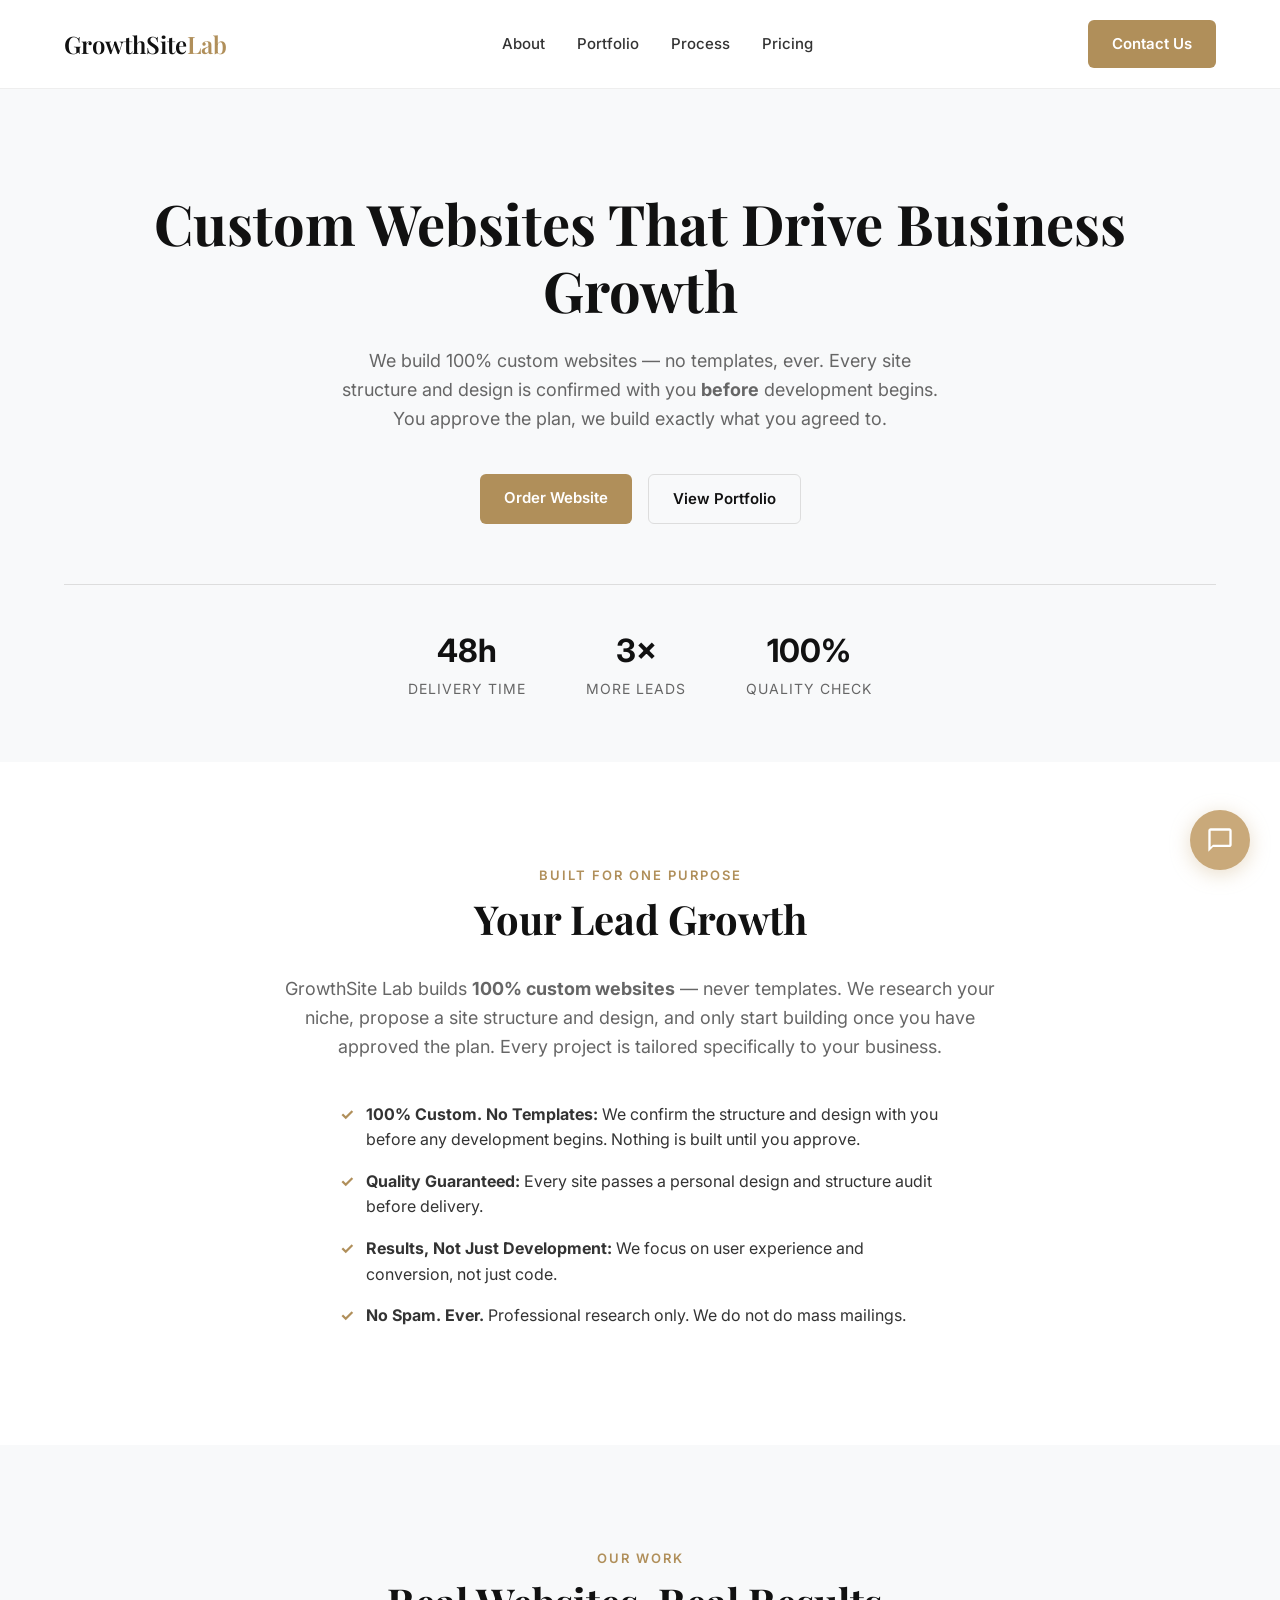
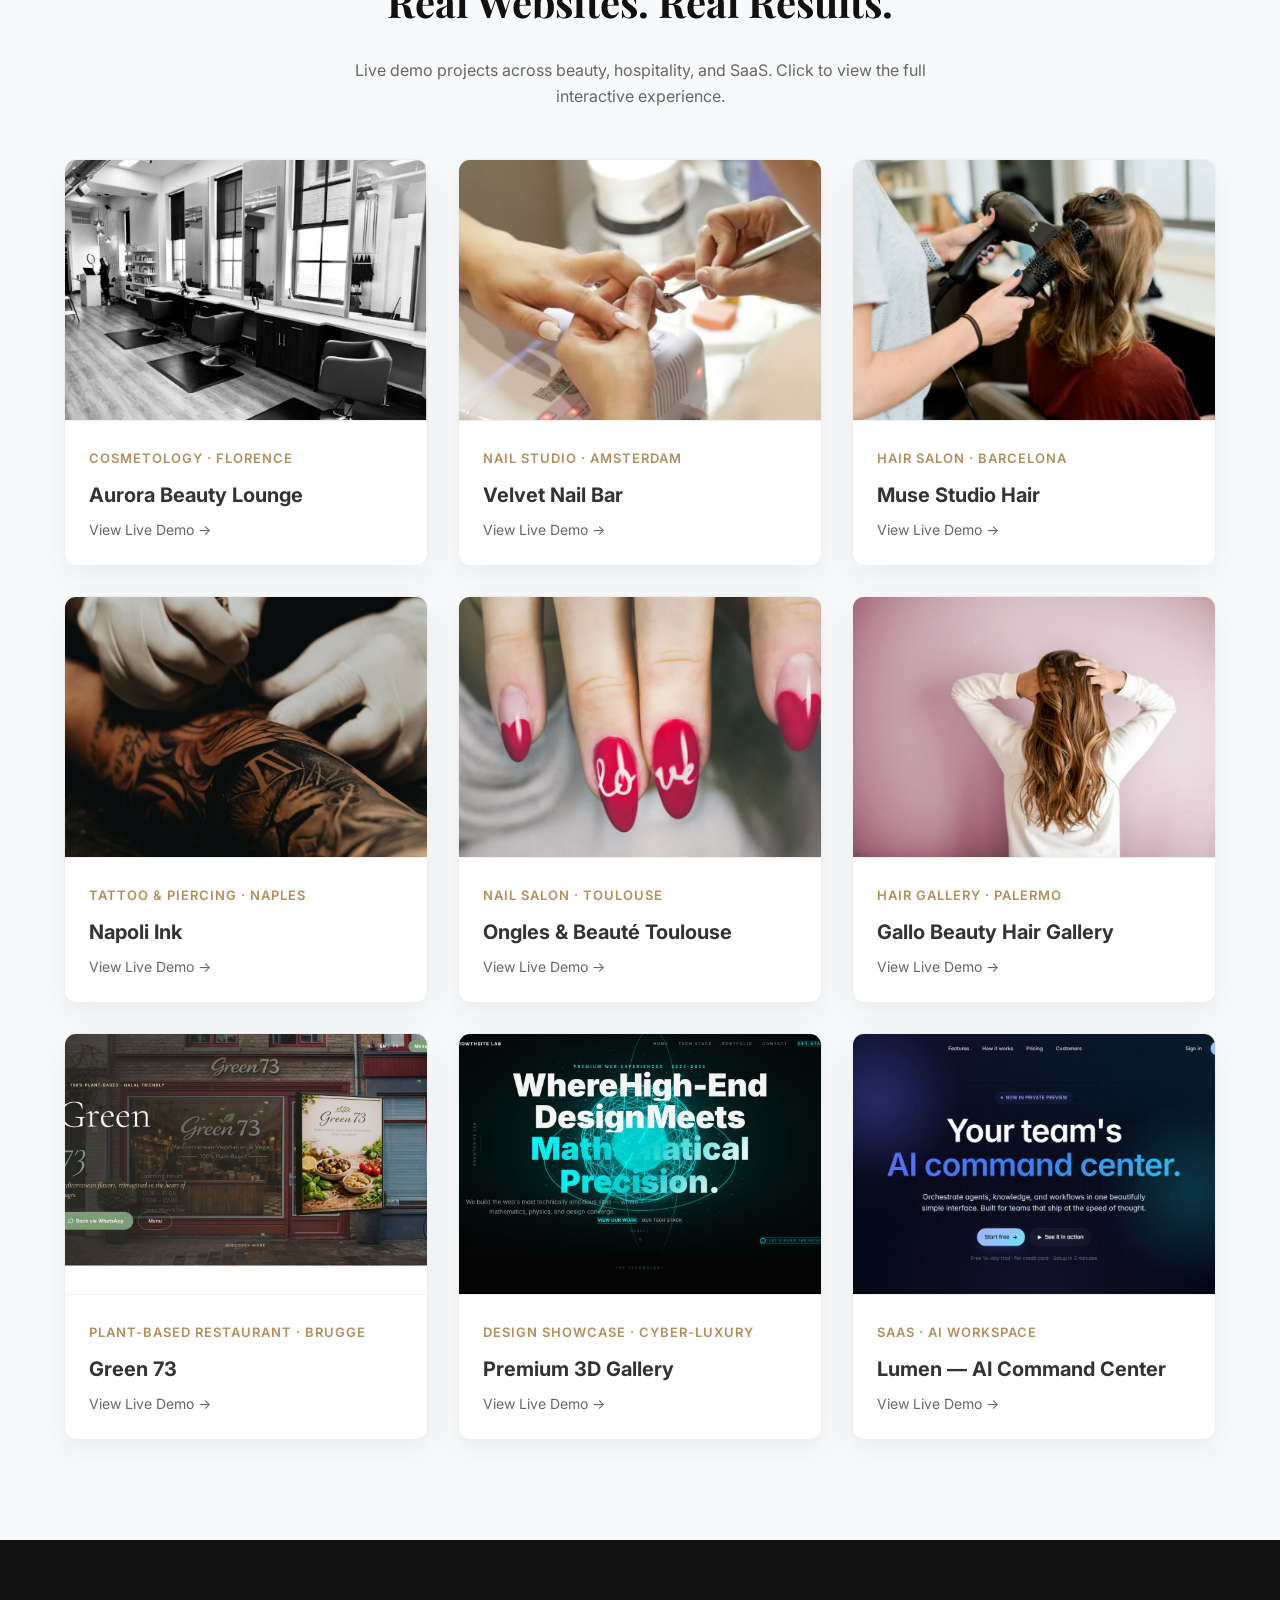
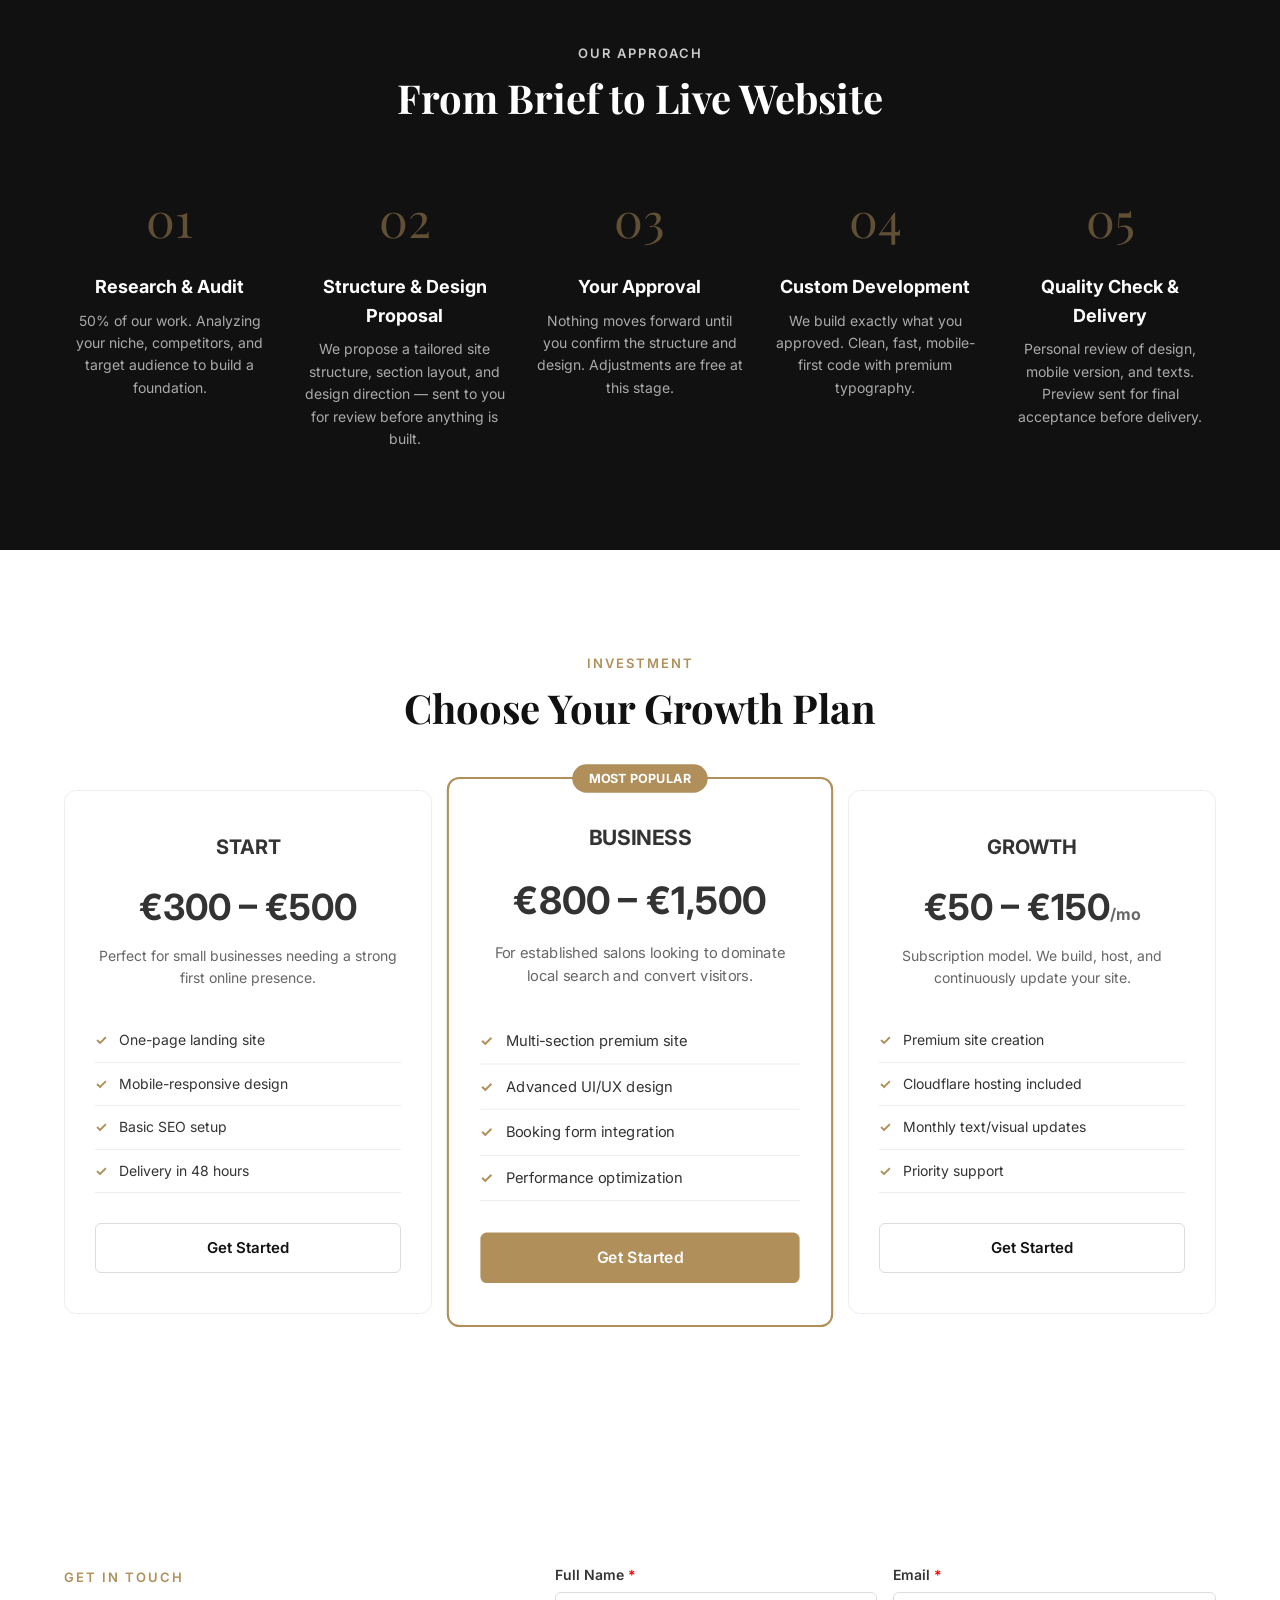
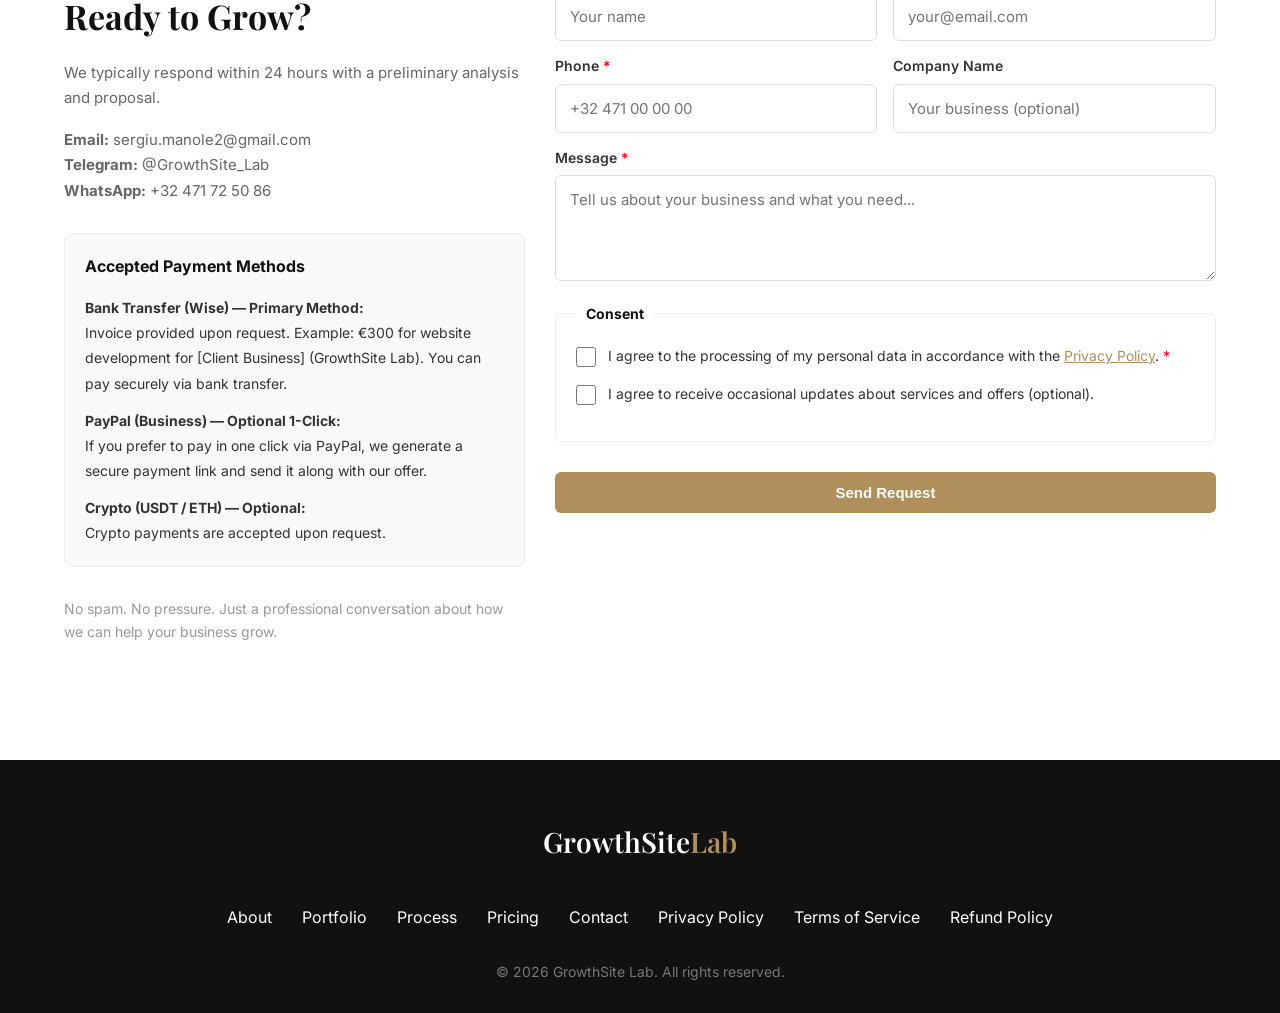
<file: index.html>
<!DOCTYPE html>
<html lang="en">
<head>
    <meta charset="UTF-8">
    <meta name="viewport" content="width=device-width, initial-scale=1.0">
    
    <!-- SEO Meta Tags -->
    <title>GrowthSite Lab — Custom Websites That Drive Business Growth</title>
    <meta name="description" content="100% custom websites — never templates. We confirm the structure and design with you before development begins. Premium web development for beauty, service, and boutique businesses. Powered by LeadForge AI.">
    <meta name="keywords" content="custom website development, bespoke web design, tailored business website, custom landing page, no templates, beauty website, salon website design, service business website, conversion optimized, LeadForge AI">
    <meta name="author" content="GrowthSite Lab">
    <link rel="canonical" href="https://risesitelab.com/">

    <!-- Open Graph / Facebook / LinkedIn / WhatsApp -->
    <meta property="og:type" content="website">
    <meta property="og:url" content="https://risesitelab.com/">
    <meta property="og:title" content="GrowthSite Lab — Custom Websites That Drive Business Growth">
    <meta property="og:description" content="100% custom websites, never templates. We confirm the structure and design with you before development begins. See our portfolio.">
    <meta property="og:image" content="https://images.unsplash.com/photo-1560066984-138dadb4c035?q=80&w=1200&auto=format&fit=crop">

    <!-- Twitter / X -->
    <meta name="twitter:card" content="summary_large_image">
    <meta name="twitter:title" content="GrowthSite Lab — Custom Websites That Drive Business Growth">
    <meta name="twitter:description" content="100% custom websites, never templates. We confirm the structure and design with you before development begins.">
    <meta name="twitter:image" content="https://images.unsplash.com/photo-1560066984-138dadb4c035?q=80&w=1200&auto=format&fit=crop">

    <!-- Favicon -->
    <link rel="icon" href="data:image/svg+xml,<svg xmlns='http://www.w3.org/2000/svg' viewBox='0 0 32 32'><rect width='32' height='32' rx='6' fill='%23000'/><text x='50%25' y='68%25' text-anchor='middle' font-family='sans-serif' font-weight='800' font-size='13' fill='%23FFD700'>GL</text></svg>">

    <!-- Fonts & Styles -->
    <link rel="preconnect" href="https://fonts.googleapis.com">
    <link rel="preconnect" href="https://fonts.gstatic.com" crossorigin>
    <link href="https://fonts.googleapis.com/css2?family=Inter:wght@400;500;600;700&family=Playfair+Display:wght@600&display=swap" rel="stylesheet">

    <style>
        /* BASIC STYLES */
        :root { --primary: #111111; --accent: #B08F5A; --bg-light: #F8F9FA; --text-main: #333333; --text-muted: #666666; }
        * { margin: 0; padding: 0; box-sizing: border-box; }
        body { font-family: 'Inter', sans-serif; color: var(--text-main); line-height: 1.6; background: #fff; }
        .container { max-width: 1200px; margin: 0 auto; padding: 0 24px; }

        /* HEADER */
        .site-header { padding: 20px 0; border-bottom: 1px solid #eee; background: #fff; position: sticky; top: 0; z-index: 100; }
        .header__inner { display: flex; justify-content: space-between; align-items: center; }
        .logo { font-family: 'Playfair Display', serif; font-size: 24px; font-weight: 600; text-decoration: none; color: var(--primary); }
        .logo span { color: var(--accent); }
        .nav__list { list-style: none; display: flex; gap: 32px; }
        .nav__list a { text-decoration: none; color: var(--text-main); font-weight: 500; font-size: 15px; transition: color 0.3s; }
        .nav__list a:hover { color: var(--accent); }
        .btn { display: inline-block; padding: 12px 24px; border-radius: 6px; text-decoration: none; font-weight: 600; font-size: 15px; transition: all 0.3s; border: none; cursor: pointer; }
        .btn--primary { background: var(--accent); color: #fff; }
        .btn--primary:hover { background: #9a7d4e; }
        .btn--outline { border: 1px solid #ddd; color: var(--primary); background: transparent; }
        .btn--outline:hover { border-color: var(--primary); }
        .burger { display: none; background: none; border: none; font-size: 24px; cursor: pointer; line-height: 1; }

        /* HERO */
        .hero { padding: 100px 0 60px; text-align: center; background: var(--bg-light); }
        .hero__badge { display: inline-block; padding: 6px 16px; background: #fff; border: 1px solid #ddd; border-radius: 50px; font-size: 14px; color: var(--text-muted); margin-bottom: 24px; }
        .hero h1 { font-family: 'Playfair Display', serif; font-size: 56px; line-height: 1.2; margin-bottom: 24px; color: var(--primary); }
        .hero p { font-size: 18px; color: var(--text-muted); max-width: 600px; margin: 0 auto 40px; }
        .hero__ctas { display: flex; gap: 16px; justify-content: center; flex-wrap: wrap; }
        .hero__stats { display: flex; justify-content: center; gap: 60px; margin-top: 60px; padding-top: 40px; border-top: 1px solid #ddd; }
        .hero__stat-value { display: block; font-size: 32px; font-weight: 700; color: var(--primary); }
        .hero__stat-label { font-size: 14px; color: var(--text-muted); text-transform: uppercase; letter-spacing: 1px; }

        /* SECTION COMMONS */
        .section { padding: 100px 0; }
        .section-label { text-transform: uppercase; font-size: 13px; letter-spacing: 2px; color: var(--accent); font-weight: 600; margin-bottom: 12px; }
        .section-title { font-family: 'Playfair Display', serif; font-size: 40px; margin-bottom: 24px; color: var(--primary); }

        /* PORTFOLIO */
        .portfolio-grid { display: grid; grid-template-columns: repeat(3, 1fr); gap: 30px; margin-top: 50px; }
        .portfolio-card { display: block; background: #fff; border-radius: 12px; overflow: hidden; box-shadow: 0 10px 30px rgba(0,0,0,0.06); text-decoration: none; color: var(--text-main); transition: transform 0.4s, box-shadow 0.4s; border: 1px solid #eee; }
        .portfolio-card:hover { transform: translateY(-10px); box-shadow: 0 20px 40px rgba(0,0,0,0.12); }
        .portfolio-card__img { width: 100%; height: 260px; object-fit: cover; display: block; }
        .portfolio-card__content { padding: 24px; border-top: 1px solid #eee; }
        .portfolio-card__tag { font-size: 13px; color: var(--accent); font-weight: 600; text-transform: uppercase; letter-spacing: 1px; }
        .portfolio-card__name { font-size: 20px; font-weight: 700; margin: 8px 0; }
        .portfolio-card__link { font-size: 14px; color: var(--text-muted); display: flex; align-items: center; gap: 6px; }
        .portfolio-card:hover .portfolio-card__link { color: var(--accent); }

        /* PROCESS */
        .process { background: var(--primary); color: #fff; }
        .process .section-title { color: #fff; }
        .process .section-label { color: #ccc; }
        .process-grid { display: grid; grid-template-columns: repeat(5, 1fr); gap: 24px; margin-top: 50px; }
        .process-step h3 { font-size: 18px; margin: 16px 0 8px; }
        .process-step p { font-size: 14px; color: #aaa; line-height: 1.6; }
        .process-num { font-family: 'Playfair Display', serif; font-size: 48px; color: var(--accent); opacity: 0.5; }

        /* PRICING */
        .pricing-grid { display: grid; grid-template-columns: repeat(3, 1fr); gap: 24px; margin-top: 50px; align-items: start; }
        .pricing-card { background: #fff; border: 1px solid #eee; border-radius: 12px; padding: 40px 30px; text-align: center; }
        .pricing-card.featured { border: 2px solid var(--accent); position: relative; transform: scale(1.05); }
        .pricing-card.featured::before { content: 'MOST POPULAR'; position: absolute; top: -14px; left: 50%; transform: translateX(-50%); background: var(--accent); color: #fff; padding: 4px 16px; border-radius: 50px; font-size: 12px; font-weight: 700; }
        .pricing-name { font-size: 20px; font-weight: 700; margin-bottom: 16px; }
        .pricing-price { font-size: 36px; font-weight: 700; margin-bottom: 8px; }
        .pricing-desc { font-size: 14px; color: var(--text-muted); margin-bottom: 30px; }
        .pricing-features { list-style: none; text-align: left; margin-bottom: 30px; }
        .pricing-features li { padding: 10px 0; border-bottom: 1px solid #eee; font-size: 14px; display: flex; align-items: center; }
        .pricing-features li::before { content: '✓'; color: var(--accent); font-weight: 700; margin-right: 12px; }

        /* CONTACT & FORM */
        .contact-grid { display: grid; grid-template-columns: minmax(300px, 40%) 1fr; gap: 30px; margin-top: 50px; align-items: start; }
        .contact-info p { color: var(--text-muted); margin-bottom: 16px; line-height: 1.7; font-size: 15px; }
        .contact-info .section-title { margin-bottom: 16px; font-size: 34px; }
        .form-row { display: grid; grid-template-columns: 1fr 1fr; gap: 16px; }
        .form-field { margin-bottom: 14px; }
        .form-field label { display: block; font-size: 14px; font-weight: 600; margin-bottom: 6px; color: var(--text-main); }
        .form-field input, .form-field textarea { width: 100%; padding: 14px; border: 1px solid #ddd; border-radius: 6px; font-size: 15px; font-family: 'Inter', sans-serif; transition: border-color 0.3s; }
        .form-field input:focus, .form-field textarea:focus { outline: none; border-color: var(--accent); box-shadow: 0 0 0 3px rgba(176, 143, 90, 0.15); }

        /* EU Consent */
        fieldset.form-consent { border: 1px solid #eee; padding: 20px; border-radius: 6px; margin-bottom: 20px; }
        legend { font-weight: 700; font-size: 14px; padding: 0 10px; color: var(--primary); }
        .consent-row { display: flex; align-items: flex-start; gap: 12px; margin-bottom: 16px; }
        .consent-row input[type="checkbox"] { width: 20px; height: 20px; margin-top: 2px; cursor: pointer; accent-color: var(--accent); flex-shrink: 0; }
        .consent-row label { font-size: 14px; color: var(--text-main); line-height: 1.5; cursor: pointer; }
        .consent-row label a { color: var(--accent); text-decoration: underline; }

        .form-error { color: #d32f2f; font-size: 13px; display: none; margin-top: 4px; }
        .form-error.visible { display: block; }
        .form-field input.invalid, .form-field textarea.invalid { border-color: #d32f2f; }
        .form-feedback { margin-top: 15px; padding: 15px; border-radius: 6px; font-size: 14px; display: none; }
        .form-feedback.visible { display: block; }
        .form-feedback--success { background: #e8f5e9; color: #2e7d32; }
        .form-feedback--error { background: #ffebee; color: #c62828; }

        /* MOBILE NAV */
        .nav__list.open { display: flex; flex-direction: column; position: absolute; top: 100%; left: 0; right: 0; background: #fff; padding: 24px; gap: 20px; border-bottom: 1px solid #eee; box-shadow: 0 10px 30px rgba(0,0,0,0.08); }

        /* FOOTER */
        .footer { background: #111; color: #fff; padding: 60px 0 30px; text-align: center; }
        .footer a { color: #fff; text-decoration: none; transition: color 0.3s; }
        .footer a:hover { color: var(--accent); }
        .footer__nav { list-style: none; display: flex; justify-content: center; gap: 30px; margin: 30px 0; flex-wrap: wrap; }
        .footer__copy { font-size: 14px; color: #777; }

        /* RESPONSIVE */
        @media (max-width: 992px) {
            .portfolio-grid, .process-grid, .pricing-grid { grid-template-columns: 1fr; }
            .pricing-card.featured { transform: none; }
            .contact-grid { grid-template-columns: 1fr; }
            .form-row { grid-template-columns: 1fr; }
            .nav__list { display: none; }
            .burger { display: block; }
            .hero h1 { font-size: 36px; }
            .hero__stats { gap: 30px; flex-wrap: wrap; }
            .section-title { font-size: 32px; }
        }
        @media (max-width: 480px) {
            .hero h1 { font-size: 28px; }
            .hero__ctas { flex-direction: column; align-items: center; }
        }
    </style>
</head>
<body>

    <!-- ===== HEADER ===== -->
    <header class="site-header">
        <div class="container header__inner">
            <a href="#" class="logo">GrowthSite<span>Lab</span></a>
            <nav aria-label="Primary navigation">
                <ul class="nav__list" id="navList">
                    <li><a href="#about">About</a></li>
                    <li><a href="#portfolio">Portfolio</a></li>
                    <li><a href="#process">Process</a></li>
                    <li><a href="#pricing">Pricing</a></li>
                </ul>
            </nav>
            <a href="#contact" class="btn btn--primary header-cta">Contact Us</a>
            <button class="burger" id="burgerBtn" aria-label="Toggle menu" aria-expanded="false">☰</button>
        </div>
    </header>

    <main>
        <!-- ===== HERO ===== -->
        <section class="hero">
            <div class="container">
                <h1>Custom Websites That Drive Business Growth</h1>
                <p>We build 100% custom websites — no templates, ever. Every site structure and design is confirmed with you <strong>before</strong> development begins. You approve the plan, we build exactly what you agreed to.</p>
                <div class="hero__ctas">
                    <a href="#contact" class="btn btn--primary">Order Website</a>
                    <a href="#portfolio" class="btn btn--outline">View Portfolio</a>
                </div>
                <div class="hero__stats">
                    <div class="hero__stat">
                        <span class="hero__stat-value">48h</span>
                        <span class="hero__stat-label">Delivery Time</span>
                    </div>
                    <div class="hero__stat">
                        <span class="hero__stat-value">3×</span>
                        <span class="hero__stat-label">More Leads</span>
                    </div>
                    <div class="hero__stat">
                        <span class="hero__stat-value">100%</span>
                        <span class="hero__stat-label">Quality Check</span>
                    </div>
                </div>
            </div>
        </section>

        <!-- ===== ABOUT ===== -->
        <section id="about" class="section">
            <div class="container" style="max-width: 800px; text-align: center;">
                <span class="section-label">Built for One Purpose</span>
                <h2 class="section-title">Your Lead Growth</h2>
                <p style="font-size: 18px; color: var(--text-muted); margin-bottom: 40px;">
                    GrowthSite Lab builds <strong>100% custom websites</strong> — never templates. We research your niche, propose a site structure and design, and only start building once you have approved the plan. Every project is tailored specifically to your business.
                </p>
                <ul style="list-style: none; text-align: left; max-width: 600px; margin: 0 auto;">
                    <li style="margin-bottom: 16px; display: flex; align-items: start; gap: 12px;">
                        <span style="color: var(--accent); font-weight: bold;">✓</span>
                        <span><strong>100% Custom. No Templates:</strong> We confirm the structure and design with you before any development begins. Nothing is built until you approve.</span>
                    </li>
                    <li style="margin-bottom: 16px; display: flex; align-items: start; gap: 12px;">
                        <span style="color: var(--accent); font-weight: bold;">✓</span>
                        <span><strong>Quality Guaranteed:</strong> Every site passes a personal design and structure audit before delivery.</span>
                    </li>
                    <li style="margin-bottom: 16px; display: flex; align-items: start; gap: 12px;">
                        <span style="color: var(--accent); font-weight: bold;">✓</span>
                        <span><strong>Results, Not Just Development:</strong> We focus on user experience and conversion, not just code.</span>
                    </li>
                    <li style="margin-bottom: 16px; display: flex; align-items: start; gap: 12px;">
                        <span style="color: var(--accent); font-weight: bold;">✓</span>
                        <span><strong>No Spam. Ever.</strong> Professional research only. We do not do mass mailings.</span>
                    </li>
                </ul>
            </div>
        </section>

        <!-- ===== PORTFOLIO ===== -->
        <section id="portfolio" class="section" style="background: var(--bg-light);">
            <div class="container">
                <div style="text-align: center;">
                    <span class="section-label">Our Work</span>
                    <h2 class="section-title">Real Websites. Real Results.</h2>
                    <p style="color: var(--text-muted); max-width: 600px; margin: 0 auto;">Live demo projects across beauty, hospitality, and SaaS. Click to view the full interactive experience.</p>
                </div>
                <div class="portfolio-grid">
                    <a href="https://aurora-beauty-lounge.risesitelab.com/" target="_blank" rel="noopener noreferrer" class="portfolio-card">
                        <img src="images/1_Aurora.jpg" alt="Aurora Beauty Lounge Website Preview" class="portfolio-card__img" loading="lazy">
                        <div class="portfolio-card__content">
                            <span class="portfolio-card__tag">Cosmetology · Florence</span>
                            <h3 class="portfolio-card__name">Aurora Beauty Lounge</h3>
                            <span class="portfolio-card__link">View Live Demo →</span>
                        </div>
                    </a>
                    <a href="https://velvet-nail-bar.risesitelab.com/" target="_blank" rel="noopener noreferrer" class="portfolio-card">
                        <img src="images/2_Velvet.jpg" alt="Velvet Nail Bar Website Preview" class="portfolio-card__img" loading="lazy">
                        <div class="portfolio-card__content">
                            <span class="portfolio-card__tag">Nail Studio · Amsterdam</span>
                            <h3 class="portfolio-card__name">Velvet Nail Bar</h3>
                            <span class="portfolio-card__link">View Live Demo →</span>
                        </div>
                    </a>
                    <a href="https://muse-studio-hair.risesitelab.com/" target="_blank" rel="noopener noreferrer" class="portfolio-card">
                        <img src="images/3_Muse.jpg" alt="Muse Studio Hair Website Preview" class="portfolio-card__img" loading="lazy">
                        <div class="portfolio-card__content">
                            <span class="portfolio-card__tag">Hair Salon · Barcelona</span>
                            <h3 class="portfolio-card__name">Muse Studio Hair</h3>
                            <span class="portfolio-card__link">View Live Demo →</span>
                        </div>
                    </a>
                    <a href="https://napoli-ink.risesitelab.com/" target="_blank" rel="noopener noreferrer" class="portfolio-card">
                        <img src="images/4_NapoliInk.jpg" alt="Napoli Ink Tattoo & Piercing Website Preview" class="portfolio-card__img" loading="lazy">
                        <div class="portfolio-card__content">
                            <span class="portfolio-card__tag">Tattoo & Piercing · Naples</span>
                            <h3 class="portfolio-card__name">Napoli Ink</h3>
                            <span class="portfolio-card__link">View Live Demo →</span>
                        </div>
                    </a>
                    <a href="https://beaute-toulouse.risesitelab.com/" target="_blank" rel="noopener noreferrer" class="portfolio-card">
                        <img src="images/5_BeuteToulouse.jpg" alt="Ongles & Beauté Toulouse Website Preview" class="portfolio-card__img" loading="lazy">
                        <div class="portfolio-card__content">
                            <span class="portfolio-card__tag">Nail Salon · Toulouse</span>
                            <h3 class="portfolio-card__name">Ongles &amp; Beauté Toulouse</h3>
                            <span class="portfolio-card__link">View Live Demo →</span>
                        </div>
                    </a>
                    <a href="https://gallo-beauty.risesitelab.com/" target="_blank" rel="noopener noreferrer" class="portfolio-card">
                        <img src="images/6_GalloBeauty.jpg" alt="Gallo Beauty Hair Gallery Website Preview" class="portfolio-card__img" loading="lazy">
                        <div class="portfolio-card__content">
                            <span class="portfolio-card__tag">Hair Gallery · Palermo</span>
                            <h3 class="portfolio-card__name">Gallo Beauty Hair Gallery</h3>
                            <span class="portfolio-card__link">View Live Demo →</span>
                        </div>
                    </a>
                    <a href="https://green-73.risesitelab.com/" target="_blank" rel="noopener noreferrer" class="portfolio-card">
                        <img src="images/7_Green73.jpg" alt="Green 73 plant-based restaurant website preview" class="portfolio-card__img" loading="lazy">
                        <div class="portfolio-card__content">
                            <span class="portfolio-card__tag">Plant-Based Restaurant · Brugge</span>
                            <h3 class="portfolio-card__name">Green 73</h3>
                            <span class="portfolio-card__link">View Live Demo →</span>
                        </div>
                    </a>
                    <a href="https://premium-3d.risesitelab.com/" target="_blank" rel="noopener noreferrer" class="portfolio-card">
                        <img src="images/8_Premium3D.jpg" alt="Premium 3D Gallery cyber-luxury showcase website preview" class="portfolio-card__img" loading="lazy">
                        <div class="portfolio-card__content">
                            <span class="portfolio-card__tag">Design Showcase · Cyber-Luxury</span>
                            <h3 class="portfolio-card__name">Premium 3D Gallery</h3>
                            <span class="portfolio-card__link">View Live Demo →</span>
                        </div>
                    </a>
                    <a href="https://lumen.risesitelab.com/" target="_blank" rel="noopener noreferrer" class="portfolio-card">
                        <img src="images/9_Lumen.jpg" alt="Lumen AI command center SaaS landing page preview" class="portfolio-card__img" loading="lazy">
                        <div class="portfolio-card__content">
                            <span class="portfolio-card__tag">SaaS · AI Workspace</span>
                            <h3 class="portfolio-card__name">Lumen — AI Command Center</h3>
                            <span class="portfolio-card__link">View Live Demo →</span>
                        </div>
                    </a>
                </div>
            </div>
        </section>

        <!-- ===== PROCESS ===== -->
        <section id="process" class="section process">
            <div class="container">
                <div style="text-align: center;">
                    <span class="section-label">Our Approach</span>
                    <h2 class="section-title">From Brief to Live Website</h2>
                </div>
                <div class="process-grid">
                    <div class="process-step" style="text-align: center;">
                        <span class="process-num">01</span>
                        <h3>Research &amp; Audit</h3>
                        <p>50% of our work. Analyzing your niche, competitors, and target audience to build a foundation.</p>
                    </div>
                    <div class="process-step" style="text-align: center;">
                        <span class="process-num">02</span>
                        <h3>Structure &amp; Design Proposal</h3>
                        <p>We propose a tailored site structure, section layout, and design direction — sent to you for review before anything is built.</p>
                    </div>
                    <div class="process-step" style="text-align: center;">
                        <span class="process-num">03</span>
                        <h3>Your Approval</h3>
                        <p>Nothing moves forward until you confirm the structure and design. Adjustments are free at this stage.</p>
                    </div>
                    <div class="process-step" style="text-align: center;">
                        <span class="process-num">04</span>
                        <h3>Custom Development</h3>
                        <p>We build exactly what you approved. Clean, fast, mobile-first code with premium typography.</p>
                    </div>
                    <div class="process-step" style="text-align: center;">
                        <span class="process-num">05</span>
                        <h3>Quality Check &amp; Delivery</h3>
                        <p>Personal review of design, mobile version, and texts. Preview sent for final acceptance before delivery.</p>
                    </div>
                </div>
            </div>
        </section>

        <!-- ===== PRICING ===== -->
        <section id="pricing" class="section">
            <div class="container">
                <div style="text-align: center;">
                    <span class="section-label">Investment</span>
                    <h2 class="section-title">Choose Your Growth Plan</h2>
                </div>
                <div class="pricing-grid">
                    <article class="pricing-card">
                        <h3 class="pricing-name">START</h3>
                        <div class="pricing-price">€300 – €500</div>
                        <p class="pricing-desc">Perfect for small businesses needing a strong first online presence.</p>
                        <ul class="pricing-features">
                            <li>One-page landing site</li>
                            <li>Mobile-responsive design</li>
                            <li>Basic SEO setup</li>
                            <li>Delivery in 48 hours</li>
                        </ul>
                        <a href="#contact" class="btn btn--outline" style="width: 100%; text-align: center;">Get Started</a>
                    </article>
                    <article class="pricing-card featured">
                        <h3 class="pricing-name">BUSINESS</h3>
                        <div class="pricing-price">€800 – €1,500</div>
                        <p class="pricing-desc">For established salons looking to dominate local search and convert visitors.</p>
                        <ul class="pricing-features">
                            <li>Multi-section premium site</li>
                            <li>Advanced UI/UX design</li>
                            <li>Booking form integration</li>
                            <li>Performance optimization</li>
                        </ul>
                        <a href="#contact" class="btn btn--primary" style="width: 100%; text-align: center;">Get Started</a>
                    </article>
                    <article class="pricing-card">
                        <h3 class="pricing-name">GROWTH</h3>
                        <div class="pricing-price">€50 – €150<span style="font-size:16px; color:var(--text-muted);">/mo</span></div>
                        <p class="pricing-desc">Subscription model. We build, host, and continuously update your site.</p>
                        <ul class="pricing-features">
                            <li>Premium site creation</li>
                            <li>Cloudflare hosting included</li>
                            <li>Monthly text/visual updates</li>
                            <li>Priority support</li>
                        </ul>
                        <a href="#contact" class="btn btn--outline" style="width: 100%; text-align: center;">Get Started</a>
                    </article>
                </div>
            </div>
        </section>

        <!-- ===== CONTACT ===== -->
        <section id="contact" class="section">
            <div class="container">
                <div class="contact-grid">
                    <div class="contact-info">
                        <span class="section-label">Get In Touch</span>
                        <h2 class="section-title">Ready to Grow?</h2>
                        <p>We typically respond within 24 hours with a preliminary analysis and proposal.</p>

                        <p><strong>Email:</strong> sergiu.manole2@gmail.com<br>
                        <strong>Telegram:</strong> @GrowthSite_Lab<br>
                        <strong>WhatsApp:</strong> +32 471 72 50 86</p>

                        <div style="margin-top: 30px; padding: 20px; background: var(--bg-light); border-radius: 8px; border: 1px solid #eee;">
                            <h3 style="font-size: 16px; margin-bottom: 15px; color: var(--primary);">Accepted Payment Methods</h3>
                            <ul style="list-style: none; font-size: 14px; color: var(--text-main); line-height: 1.8;">
                                <li style="margin-bottom: 12px;">
                                    <strong>Bank Transfer (Wise) — Primary Method:</strong><br>
                                    Invoice provided upon request.
                                    Example: €300 for website development for [Client Business] (GrowthSite Lab).
                                    You can pay securely via bank transfer.
                                </li>
                                <li style="margin-bottom: 12px;">
                                    <strong>PayPal (Business) — Optional 1-Click:</strong><br>
                                    If you prefer to pay in one click via PayPal, we generate a secure payment link and send it along with our offer.
                                </li>
                                <li>
                                    <strong>Crypto (USDT / ETH) — Optional:</strong><br>
                                    Crypto payments are accepted upon request.
                                </li>
                            </ul>
                        </div>

                        <p style="font-size: 14px; color: #999; margin-top: 30px;">No spam. No pressure. Just a professional conversation about how we can help your business grow.</p>
                    </div>

                    <div>
                        <form id="contactForm" novalidate>
                            <div class="form-row">
                                <div class="form-field">
                                    <label for="name">Full Name <span style="color:red;">*</span></label>
                                    <input type="text" id="name" name="name" placeholder="Your name" required autocomplete="name">
                                    <span class="form-error" id="nameError">Please enter your name.</span>
                                </div>
                                <div class="form-field">
                                    <label for="email">Email <span style="color:red;">*</span></label>
                                    <input type="email" id="email" name="email" placeholder="your@email.com" required autocomplete="email">
                                    <span class="form-error" id="emailError">Please enter a valid email.</span>
                                </div>
                            </div>
                            <div class="form-row">
                                <div class="form-field">
                                    <label for="phone">Phone <span style="color:red;">*</span></label>
                                    <input type="tel" id="phone" name="phone" placeholder="+32 471 00 00 00" required autocomplete="tel">
                                    <span class="form-error" id="phoneError">Please enter your phone number.</span>
                                </div>
                                <div class="form-field">
                                    <label for="company">Company Name</label>
                                    <input type="text" id="company" name="company" placeholder="Your business (optional)" autocomplete="organization">
                                </div>
                            </div>
                            <div class="form-field">
                                <label for="message">Message <span style="color:red;">*</span></label>
                                <textarea id="message" name="message" placeholder="Tell us about your business and what you need..." rows="4" required></textarea>
                                <span class="form-error" id="messageError">Please enter a message.</span>
                            </div>

                            <!-- EU GDPR Consent -->
                            <fieldset class="form-consent">
                                <legend>Consent</legend>
                                <div class="consent-row">
                                    <input type="checkbox" id="consentPrivacy" name="consentPrivacy" required>
                                    <label for="consentPrivacy">I agree to the processing of my personal data in accordance with the <a href="privacy.html" target="_blank">Privacy Policy</a>. <span style="color:red;">*</span></label>
                                </div>
                                <div class="consent-row">
                                    <input type="checkbox" id="consentMarketing" name="consentMarketing">
                                    <label for="consentMarketing">I agree to receive occasional updates about services and offers (optional).</label>
                                </div>
                                <span class="form-error" id="consentError">You must accept the Privacy Policy to proceed.</span>
                            </fieldset>

                            <!-- Honeypot anti-spam (hidden from users) -->
                            <input type="checkbox" name="botcheck" style="display:none">

                            <button type="submit" class="btn btn--primary" style="width: 100%; margin-top: 10px;">
                                Send Request
                            </button>

                            <div class="form-feedback form-feedback--success" id="formSuccess">
                                Thank you! We will contact you within 24 hours.
                            </div>
                            <div class="form-feedback form-feedback--error" id="formErrorGlobal">
                                Something went wrong. Please try again or contact us directly via email or Telegram.
                            </div>
                        </form>
                    </div>
                </div>
            </div>
        </section>
    </main>

    <!-- ===== FOOTER ===== -->
    <footer class="footer">
        <div class="container">
            <a href="#" class="logo" style="font-size: 28px; display: inline-block; margin-bottom: 10px;">GrowthSite<span>Lab</span></a>
            <p style="color: #888; margin-bottom: 30px;"></p>
            <ul class="footer__nav">
                <li><a href="#about">About</a></li>
                <li><a href="#portfolio">Portfolio</a></li>
                <li><a href="#process">Process</a></li>
                <li><a href="#pricing">Pricing</a></li>
                <li><a href="#contact">Contact</a></li>
                <li><a href="privacy.html" target="_blank">Privacy Policy</a></li>
                <li><a href="terms.html" target="_blank">Terms of Service</a></li>
                <li><a href="refund.html" target="_blank">Refund Policy</a></li>
            </ul>
            <p class="footer__copy">© 2026 GrowthSite Lab. All rights reserved.</p>
        </div>
    </footer>

    <!-- ===== JAVASCRIPT ===== -->
    <script>
        /* ---------- Mobile Menu ---------- */
        var burgerBtn = document.getElementById('burgerBtn');
        var navList = document.getElementById('navList');

        burgerBtn.addEventListener('click', function () {
            var isOpen = navList.classList.toggle('open');
            burgerBtn.setAttribute('aria-expanded', isOpen);
            burgerBtn.textContent = isOpen ? '✕' : '☰';
        });

        navList.querySelectorAll('a').forEach(function (link) {
            link.addEventListener('click', function () {
                navList.classList.remove('open');
                burgerBtn.setAttribute('aria-expanded', 'false');
                burgerBtn.textContent = '☰';
            });
        });

        document.addEventListener('click', function (e) {
            if (!burgerBtn.contains(e.target) && !navList.contains(e.target)) {
                navList.classList.remove('open');
                burgerBtn.setAttribute('aria-expanded', 'false');
                burgerBtn.textContent = '☰';
            }
        });

        /* ---------- Smooth Scroll ---------- */
        document.querySelectorAll('a[href^="#"]').forEach(function (anchor) {
            anchor.addEventListener('click', function (e) {
                var targetId = this.getAttribute('href');
                if (targetId === '#') return;
                var target = document.querySelector(targetId);
                if (target) {
                    e.preventDefault();
                    var headerH = document.querySelector('.site-header').offsetHeight;
                    var pos = target.getBoundingClientRect().top + window.pageYOffset - headerH;
                    window.scrollTo({ top: pos, behavior: 'smooth' });
                }
            });
        });

        /* ---------- Form: Validation + Web3Forms ---------- */
        var contactForm = document.getElementById('contactForm');

        function showError(fieldId, errorId) {
            var f = document.getElementById(fieldId);
            var e = document.getElementById(errorId);
            if (f) f.classList.add('invalid');
            if (e) e.classList.add('visible');
        }

        function clearError(fieldId, errorId) {
            var f = document.getElementById(fieldId);
            var e = document.getElementById(errorId);
            if (f) f.classList.remove('invalid');
            if (e) e.classList.remove('visible');
        }

        function clearAllErrors() {
            var pairs = [['name','nameError'],['email','emailError'],['phone','phoneError'],['message','messageError']];
            pairs.forEach(function (p) { clearError(p[0], p[1]); });
            document.getElementById('consentError').classList.remove('visible');
            document.getElementById('formSuccess').classList.remove('visible');
            document.getElementById('formErrorGlobal').classList.remove('visible');
        }

        // Live clear on input
        ['name','email','phone','message'].forEach(function (id) {
            var el = document.getElementById(id);
            if (el) el.addEventListener('input', function () { clearError(id, id + 'Error'); });
        });
        document.getElementById('consentPrivacy').addEventListener('change', function () {
            document.getElementById('consentError').classList.remove('visible');
        });

        contactForm.addEventListener('submit', function (e) {
            e.preventDefault();
            clearAllErrors();

            var valid = true;
            var nameVal    = document.getElementById('name').value.trim();
            var emailVal   = document.getElementById('email').value.trim();
            var phoneVal   = document.getElementById('phone').value.trim();
            var messageVal = document.getElementById('message').value.trim();
            var consentOk  = document.getElementById('consentPrivacy').checked;

            if (nameVal.length < 2)    { showError('name', 'nameError'); valid = false; }
            if (!/^[^\s@]+@[^\s@]+\.[^\s@]+$/.test(emailVal)) { showError('email', 'emailError'); valid = false; }
            if (phoneVal.length < 7)    { showError('phone', 'phoneError'); valid = false; }
            if (messageVal.length < 10) { showError('message', 'messageError'); valid = false; }
            if (!consentOk)             { document.getElementById('consentError').classList.add('visible'); valid = false; }

            if (!valid) return;

            // Lock button
            var btn = contactForm.querySelector('button[type="submit"]');
            var btnText = btn.textContent;
            btn.disabled = true;
            btn.textContent = 'Sending...';

            // Build payload for Web3Forms
            var formData = new FormData();
            formData.append('access_key', '1685ea7f-e2ed-4a2b-9c44-45e287e1017a');
            formData.append('name', nameVal);
            formData.append('email', emailVal);
            formData.append('phone', phoneVal);
            formData.append('company', document.getElementById('company').value.trim());
            formData.append('message', messageVal);
            formData.append('Privacy Consent', consentOk ? 'Yes' : 'No');
            formData.append('Marketing Consent', document.getElementById('consentMarketing').checked ? 'Yes' : 'No');
            formData.append('botcheck', '');           // honeypot — bots fill this, Web3Forms rejects
            formData.append('subject', 'New inquiry from ' + nameVal + ' — GrowthSite Lab');

            fetch('https://api.web3forms.com/submit', {
                method: 'POST',
                body: formData
            })
            .then(function (res) { return res.json(); })
            .then(function (data) {
                if (data.success) {
                    window.location.href = 'thank-you.html';
                } else {
                    document.getElementById('formErrorGlobal').textContent =
                        (data.message || 'Something went wrong. Please try again or contact us directly.');
                    document.getElementById('formErrorGlobal').classList.add('visible');
                }
            })
            .catch(function () {
                document.getElementById('formErrorGlobal').classList.add('visible');
            })
            .finally(function () {
                btn.disabled = false;
                btn.textContent = btnText;
            });
        });
    </script>
	
	<!-- ==========================================
     UPDATED RISE CHAT WIDGET (AUTO-OPEN + DESIGN)
========================================== -->

<style>
  /* CSS Стили */
  #rise-chat-widget {
    --rc-bg: #ffffff;
    --rc-card: #f4f4f4;
    --rc-gold: #C9A97A;
    --rc-text: #333333;
    --rc-border: #cccccc; /* <-- ИЗМЕНЕНО 3: Рамка темнее */
    --rc-user-bubble: #C9A97A;
    --rc-user-text: #ffffff;
    
    font-family: 'Lato', sans-serif;
    position: fixed;
    bottom: 30px;
    right: 30px;
    z-index: 9999;
    display: flex;
    flex-direction: column;
    align-items: flex-end;
  }

  /* Кнопка чата */
  #rc-toggle-btn {
    width: 60px;
    height: 60px;
    background: var(--rc-gold);
    border-radius: 50%;
    box-shadow: 0 4px 20px rgba(201, 169, 122, 0.4);
    cursor: pointer;
    display: flex;
    align-items: center;
    justify-content: center;
    transition: transform 0.3s ease, box-shadow 0.3s ease;
    border: none;
  }

  #rc-toggle-btn:hover { transform: scale(1.05); }
  #rc-toggle-btn svg { width: 28px; height: 28px; fill: #fff; }

  /* Окно чата */
  #rc-chat-window {
    width: 350px;
    height: 500px;
    background: var(--rc-bg);
    border: 1px solid var(--rc-border); /* Темная рамка применяется здесь */
    border-radius: 12px;
    box-shadow: 0 10px 40px rgba(0,0,0,0.15); /* Чуть темнее тень */
    display: flex;
    flex-direction: column;
    margin-bottom: 20px;
    opacity: 0;
    pointer-events: none;
    transform: translateY(20px);
    transition: all 0.3s cubic-bezier(0.25, 0.46, 0.45, 0.94);
    overflow: hidden;
  }

  #rc-chat-window.open {
    opacity: 1;
    pointer-events: all;
    transform: translateY(0);
  }

  /* Заголовок */
  .rc-header {
    background: #f4f4f4; /* <-- ИЗМЕНЕНО 2: Шапка другого светлого цвета */
    padding: 16px 20px;
    border-bottom: 1px solid var(--rc-border);
    display: flex;
    align-items: center;
    justify-content: space-between;
  }

  .rc-title {
    color: var(--rc-gold);
    font-weight: 700;
    font-size: 0.9rem;
    letter-spacing: 0.05em;
  }

  .rc-close {
    background: none;
    border: none;
    color: #666;
    cursor: pointer;
    font-size: 1.5rem;
    line-height: 1;
  }
  .rc-close:hover { color: #000; }

  /* Сообщения */
  .rc-messages {
    flex: 1;
    padding: 20px;
    overflow-y: auto;
    display: flex;
    flex-direction: column;
    gap: 12px;
    background: #fafafa;
  }

  .rc-msg {
    max-width: 85%;
    padding: 12px 16px;
    border-radius: 12px;
    font-size: 0.9rem;
    line-height: 1.5;
    word-wrap: break-word;
  }

  .rc-msg.bot {
    background: var(--rc-card);
    color: var(--rc-text);
    align-self: flex-start;
    border-bottom-left-radius: 2px;
  }

  .rc-msg.user {
    background: var(--rc-user-bubble);
    color: var(--rc-user-text);
    align-self: flex-end;
    border-bottom-right-radius: 2px;
    font-weight: 500;
  }

  .rc-typing {
    font-size: 0.75rem;
    color: #888;
    margin-left: 10px;
    display: none;
  }

  /* Ввод */
  .rc-input-area {
    padding: 16px;
    border-top: 1px solid var(--rc-border);
    display: flex;
    gap: 10px;
    background: #fff;
  }

  .rc-input {
    flex: 1;
    background: #f9f9f9;
    border: 1px solid #ddd;
    color: var(--rc-text);
    padding: 10px 14px;
    border-radius: 20px;
    outline: none;
    font-family: inherit;
  }
  .rc-input:focus { border-color: var(--rc-gold); }

  .rc-send {
    background: var(--rc-gold);
    border: none;
    width: 40px;
    height: 40px;
    border-radius: 50%;
    cursor: pointer;
    display: flex;
    align-items: center;
    justify-content: center;
  }
  .rc-send svg { width: 18px; height: 18px; fill: #fff; }

  @media (max-width: 480px) {
    #rc-chat-window { width: 100%; height: 100%; right: 0; bottom: 0; border-radius: 0; }
    #rise-chat-widget { width: 100%; height: 100%; bottom: 0; right: 0; pointer-events: none; }
    #rc-toggle-btn { pointer-events: auto; position: absolute; bottom: 20px; right: 20px; }
  }
</style>

<div id="rise-chat-widget">
  <div id="rc-chat-window">
    <div class="rc-header">
      <span class="rc-title">RiseSite Lab Assistant</span>
      <button class="rc-close" id="rc-close">&times;</button>
    </div>
    
    <div class="rc-messages" id="rc-messages">
      <div class="rc-msg bot">
        Hello! I am your RiseSite Lab assistant. Ask me anything about our services! 🚀
      </div>
    </div>
    
    <div class="rc-typing" id="rc-typing">RiseSite is typing...</div>

    <div class="rc-input-area">
      <input type="text" class="rc-input" id="rc-input" placeholder="Type your message...">
      <button class="rc-send" id="rc-send">
        <svg viewBox="0 0 24 24"><path d="M2.01 21L23 12 2.01 3 2 10l15 2-15 2z"></path></svg>
      </button>
    </div>
  </div>

  <button id="rc-toggle-btn">
    <svg viewBox="0 0 24 24"><path d="M20 2H4c-1.1 0-2 .9-2 2v18l4-4h14c1.1 0 2-.9 2-2V4c0-1.1-.9-2-2-2zm0 14H6l-2 2V4h16v12z"/></svg>
  </button>
</div>

<script>
  const WORKER_URL = 'https://rise-chat.smanolii.workers.dev'; 

  const widget = document.getElementById('rise-chat-widget');
  const toggleBtn = document.getElementById('rc-toggle-btn');
  const chatWindow = document.getElementById('rc-chat-window');
  const closeBtn = document.getElementById('rc-close');
  const messagesContainer = document.getElementById('rc-messages');
  const input = document.getElementById('rc-input');
  const sendBtn = document.getElementById('rc-send');
  const typingIndicator = document.getElementById('rc-typing');

  let messageHistory = [];

  function toggleChat() { chatWindow.classList.toggle('open'); }
  toggleBtn.addEventListener('click', toggleChat);
  closeBtn.addEventListener('click', toggleChat);

  function appendMessage(text, sender) {
    const div = document.createElement('div');
    div.className = `rc-msg ${sender}`;
    div.innerText = text;
    messagesContainer.appendChild(div);
    messagesContainer.scrollTop = messagesContainer.scrollHeight;
  }

  async function sendMessage() {
    const text = input.value.trim();
    if (!text) return;

    appendMessage(text, 'user');
    input.value = '';
    messageHistory.push({ role: "user", content: text });

    typingIndicator.style.display = 'block';
    messagesContainer.scrollTop = messagesContainer.scrollHeight;
    sendBtn.disabled = true;

    try {
      const response = await fetch(WORKER_URL, {
        method: 'POST',
        headers: { 'Content-Type': 'application/json' },
        body: JSON.stringify({ messages: messageHistory })
      });

      const data = await response.json();
      typingIndicator.style.display = 'none';
      sendBtn.disabled = false;

      if (data.reply) {
        appendMessage(data.reply, 'bot');
        messageHistory.push({ role: "assistant", content: data.reply });
      } else {
        appendMessage("Sorry, error.", 'bot');
      }
    } catch (error) {
      console.error(error);
      typingIndicator.style.display = 'none';
      sendBtn.disabled = false;
      appendMessage("Connection error.", 'bot');
    }
  }

  sendBtn.addEventListener('click', sendMessage);
  input.addEventListener('keypress', (e) => { if (e.key === 'Enter') sendMessage(); });

  // ==========================================
  // ИЗМЕНЕНИЕ 1: АВТООТКРЫТИЕ ЧЕРЕЗ 15 СЕКУНД
  // ==========================================
  setTimeout(() => {
    // Проверяем, не открыт ли чат вручную
    if (!chatWindow.classList.contains('open')) {
      chatWindow.classList.add('open');
    }
  }, 15000); // 15000 миллисекунд = 15 секунд
</script>

</body>
</html>
</file>
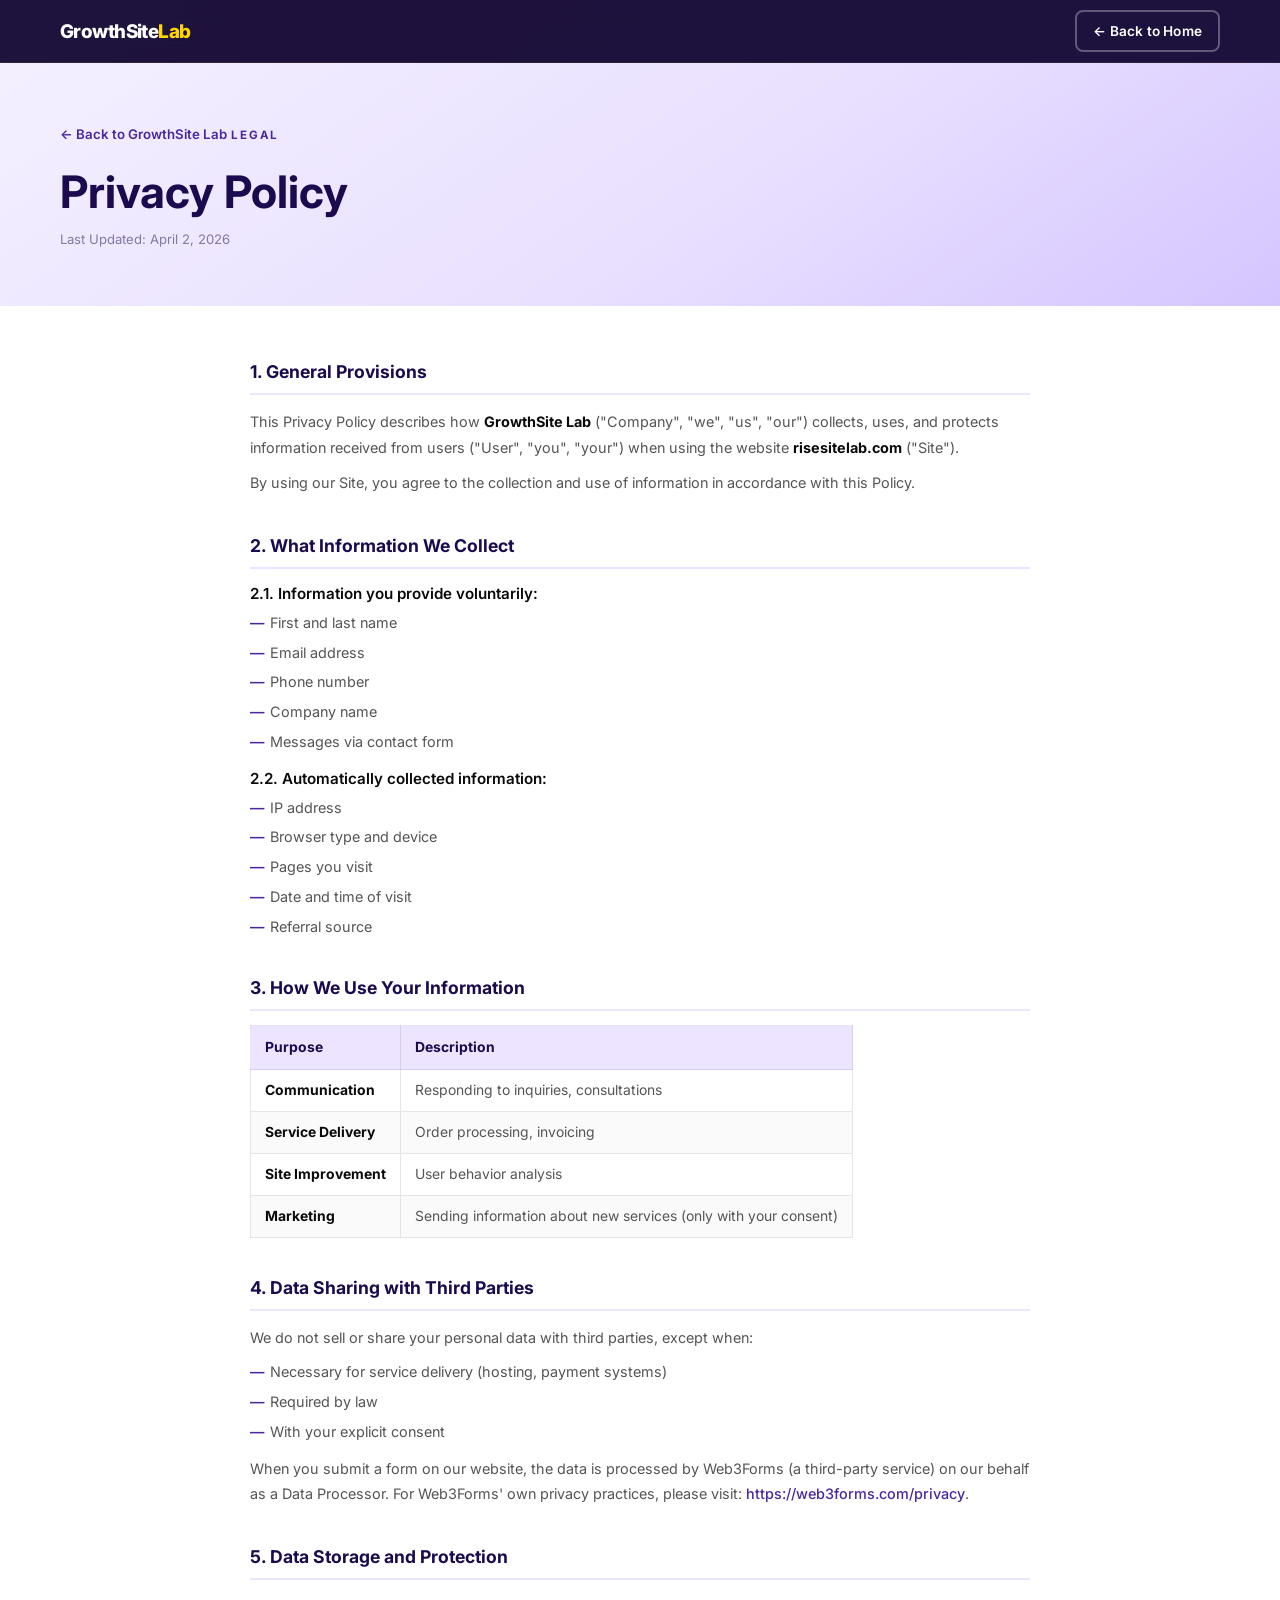
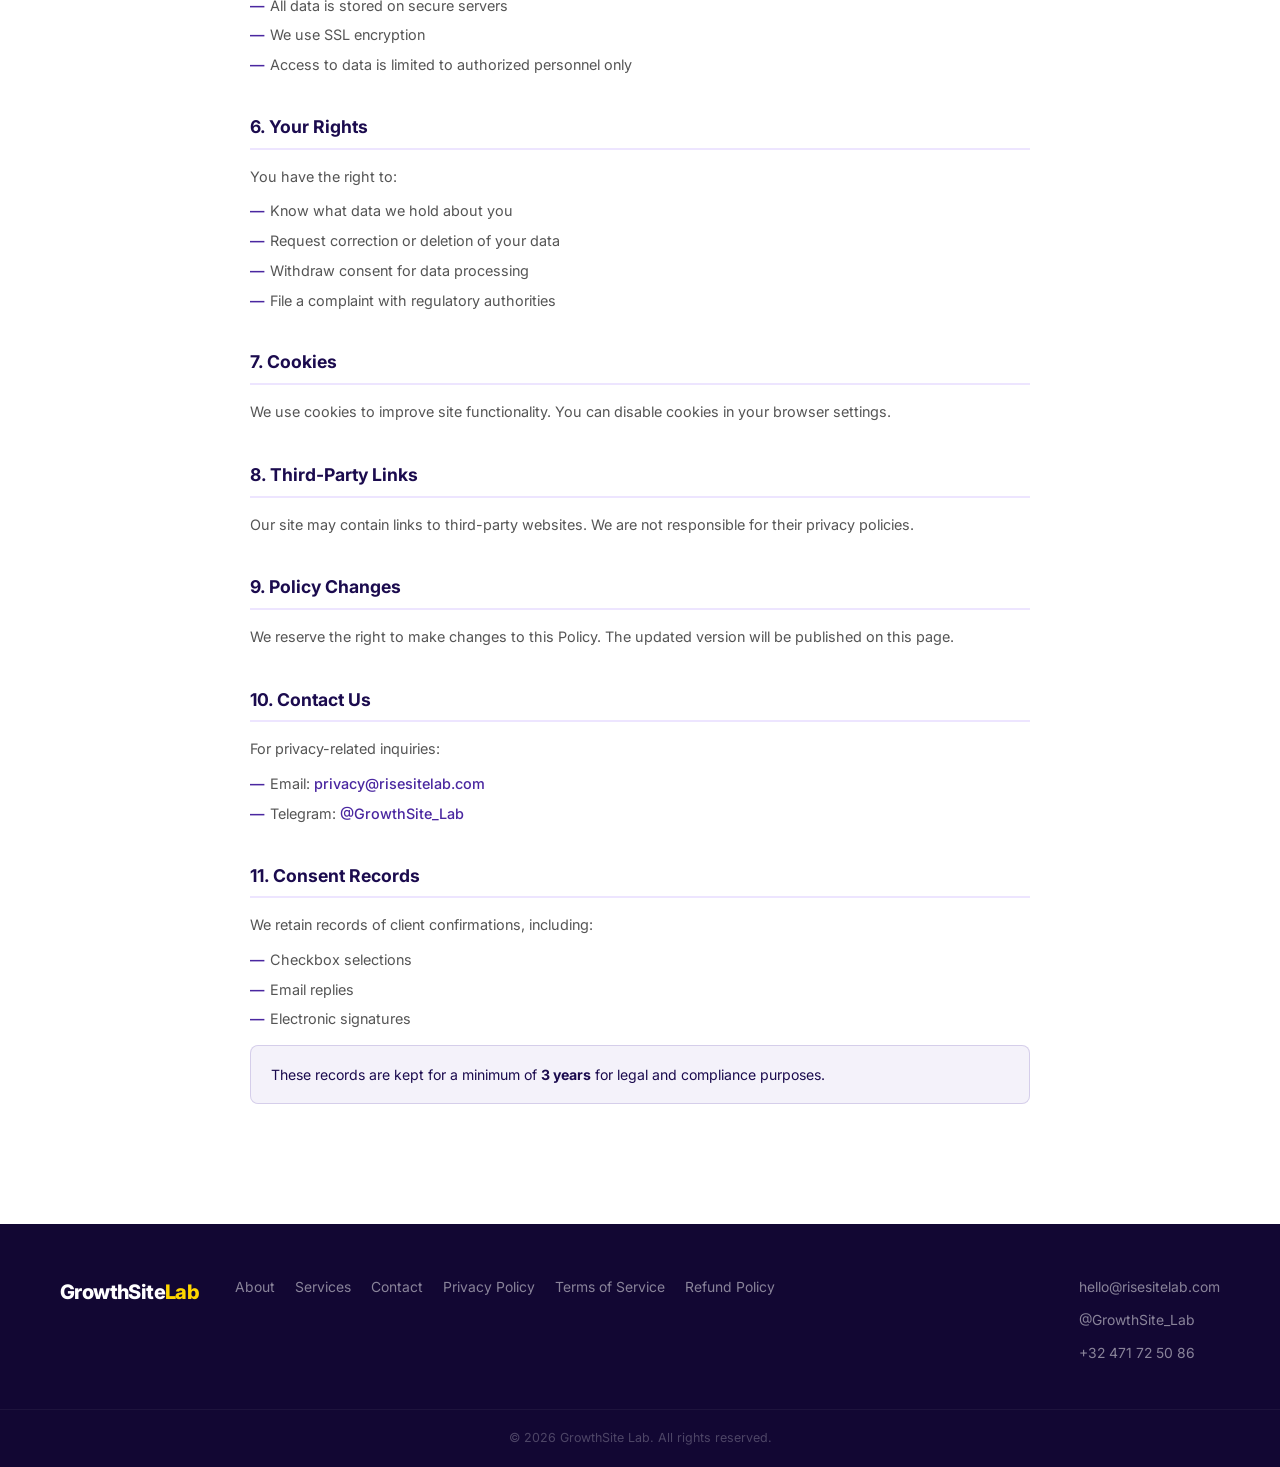
<file: privacy.html>
<!DOCTYPE html>
<html lang="en">
<head>
  <meta charset="UTF-8">
  <meta name="viewport" content="width=device-width, initial-scale=1.0">
  <title>Privacy Policy — GrowthSite Lab</title>
  <meta name="description" content="Privacy Policy for GrowthSite Lab — how we collect, use, and protect your data.">
  <meta name="robots" content="noindex, follow">
  <link rel="icon" href="data:image/svg+xml,<svg xmlns='http://www.w3.org/2000/svg' viewBox='0 0 32 32'><rect width='32' height='32' rx='6' fill='%23000'/><text x='50%25' y='68%25' text-anchor='middle' font-family='Inter,sans-serif' font-weight='800' font-size='13' fill='%23FFD700'>GL</text></svg>">
  <link rel="preconnect" href="https://fonts.googleapis.com">
  <link rel="preconnect" href="https://fonts.gstatic.com" crossorigin>
  <link href="https://fonts.googleapis.com/css2?family=Inter:wght@300;400;500;600;700;800&display=swap" rel="stylesheet">
  <link rel="stylesheet" href="css/style.css">
</head>
<body>

  <header class="header scrolled" id="header">
    <div class="container header__inner">
      <a href="index.html" class="logo" aria-label="GrowthSite Lab — Home">
        <span class="logo__text">GrowthSite<span class="logo__accent">Lab</span></span>
      </a>
      <nav aria-label="Page navigation">
        <a href="index.html" class="btn btn--ghost" style="font-size:0.85rem;padding:8px 16px;">← Back to Home</a>
      </nav>
    </div>
  </header>

  <div class="legal-hero">
    <div class="container">
      <a href="index.html" class="legal-hero__back">← Back to GrowthSite Lab</a>
      <span class="legal-hero__label">Legal</span>
      <h1>Privacy Policy</h1>
      <p class="legal-hero__date">Last Updated: April 2, 2026</p>
    </div>
  </div>

  <div class="container">
    <div class="legal-content">

      <div class="legal-section">
        <h2>1. General Provisions</h2>
        <p>This Privacy Policy describes how <strong>GrowthSite Lab</strong> ("Company", "we", "us", "our") collects, uses, and protects information received from users ("User", "you", "your") when using the website <strong>risesitelab.com</strong> ("Site").</p>
        <p>By using our Site, you agree to the collection and use of information in accordance with this Policy.</p>
      </div>

      <div class="legal-section">
        <h2>2. What Information We Collect</h2>
        <h3>2.1. Information you provide voluntarily:</h3>
        <ul>
          <li>First and last name</li>
          <li>Email address</li>
          <li>Phone number</li>
          <li>Company name</li>
          <li>Messages via contact form</li>
        </ul>
        <h3>2.2. Automatically collected information:</h3>
        <ul>
          <li>IP address</li>
          <li>Browser type and device</li>
          <li>Pages you visit</li>
          <li>Date and time of visit</li>
          <li>Referral source</li>
        </ul>
      </div>

      <div class="legal-section">
        <h2>3. How We Use Your Information</h2>
        <table class="legal-table">
          <thead>
            <tr><th>Purpose</th><th>Description</th></tr>
          </thead>
          <tbody>
            <tr><td><strong>Communication</strong></td><td>Responding to inquiries, consultations</td></tr>
            <tr><td><strong>Service Delivery</strong></td><td>Order processing, invoicing</td></tr>
            <tr><td><strong>Site Improvement</strong></td><td>User behavior analysis</td></tr>
            <tr><td><strong>Marketing</strong></td><td>Sending information about new services (only with your consent)</td></tr>
          </tbody>
        </table>
      </div>

      <div class="legal-section">
        <h2>4. Data Sharing with Third Parties</h2>
        <p>We do not sell or share your personal data with third parties, except when:</p>
        <ul>
          <li>Necessary for service delivery (hosting, payment systems)</li>
          <li>Required by law</li>
          <li>With your explicit consent</li>
        </ul>
        <p>When you submit a form on our website, the data is processed by Web3Forms (a third-party service) on our behalf as a Data Processor. For Web3Forms' own privacy practices, please visit: <a href="https://web3forms.com/privacy" target="_blank" rel="noopener">https://web3forms.com/privacy</a>.</p>
      </div>

      <div class="legal-section">
        <h2>5. Data Storage and Protection</h2>
        <ul>
          <li>All data is stored on secure servers</li>
          <li>We use SSL encryption</li>
          <li>Access to data is limited to authorized personnel only</li>
        </ul>
      </div>

      <div class="legal-section">
        <h2>6. Your Rights</h2>
        <p>You have the right to:</p>
        <ul>
          <li>Know what data we hold about you</li>
          <li>Request correction or deletion of your data</li>
          <li>Withdraw consent for data processing</li>
          <li>File a complaint with regulatory authorities</li>
        </ul>
      </div>

      <div class="legal-section">
        <h2>7. Cookies</h2>
        <p>We use cookies to improve site functionality. You can disable cookies in your browser settings.</p>
      </div>

      <div class="legal-section">
        <h2>8. Third-Party Links</h2>
        <p>Our site may contain links to third-party websites. We are not responsible for their privacy policies.</p>
      </div>

      <div class="legal-section">
        <h2>9. Policy Changes</h2>
        <p>We reserve the right to make changes to this Policy. The updated version will be published on this page.</p>
      </div>

      <div class="legal-section">
        <h2>10. Contact Us</h2>
        <p>For privacy-related inquiries:</p>
        <ul>
          <li>Email: <a href="mailto:privacy@risesitelab.com">privacy@risesitelab.com</a></li>
          <li>Telegram: <a href="https://t.me/GrowthSite_Lab" target="_blank" rel="noopener">@GrowthSite_Lab</a></li>
        </ul>
      </div>

      <div class="legal-section">
        <h2>11. Consent Records</h2>
        <p>We retain records of client confirmations, including:</p>
        <ul>
          <li>Checkbox selections</li>
          <li>Email replies</li>
          <li>Electronic signatures</li>
        </ul>
        <div class="legal-alert">
          <p>These records are kept for a minimum of <strong>3 years</strong> for legal and compliance purposes.</p>
        </div>
      </div>

    </div>
  </div>

  <footer class="footer">
    <div class="container footer__inner">
      <div class="footer__brand">
        <a href="index.html" class="logo" aria-label="GrowthSite Lab — Home">
          <span class="logo__text">GrowthSite<span class="logo__accent">Lab</span></span>
        </a>
        <p class="footer__tagline"></p>
      </div>
      <nav class="footer__nav" aria-label="Footer navigation">
        <a href="index.html#about">About</a>
        <a href="index.html#services">Services</a>
        <a href="index.html#contact">Contact</a>
        <a href="privacy.html">Privacy Policy</a>
        <a href="terms.html">Terms of Service</a>
        <a href="refund.html">Refund Policy</a>
      </nav>
      <div class="footer__contact">
        <a href="mailto:hello@risesitelab.com">hello@risesitelab.com</a>
        <a href="https://t.me/GrowthSite_Lab" target="_blank" rel="noopener">@GrowthSite_Lab</a>
        <a href="https://wa.me/32471725086" target="_blank" rel="noopener">+32 471 72 50 86</a>
      </div>
    </div>
    <div class="footer__bottom">
      <div class="container">
        <p>© 2026 GrowthSite Lab. All rights reserved.</p>
      </div>
    </div>
  </footer>

</body>
</html>
</file>
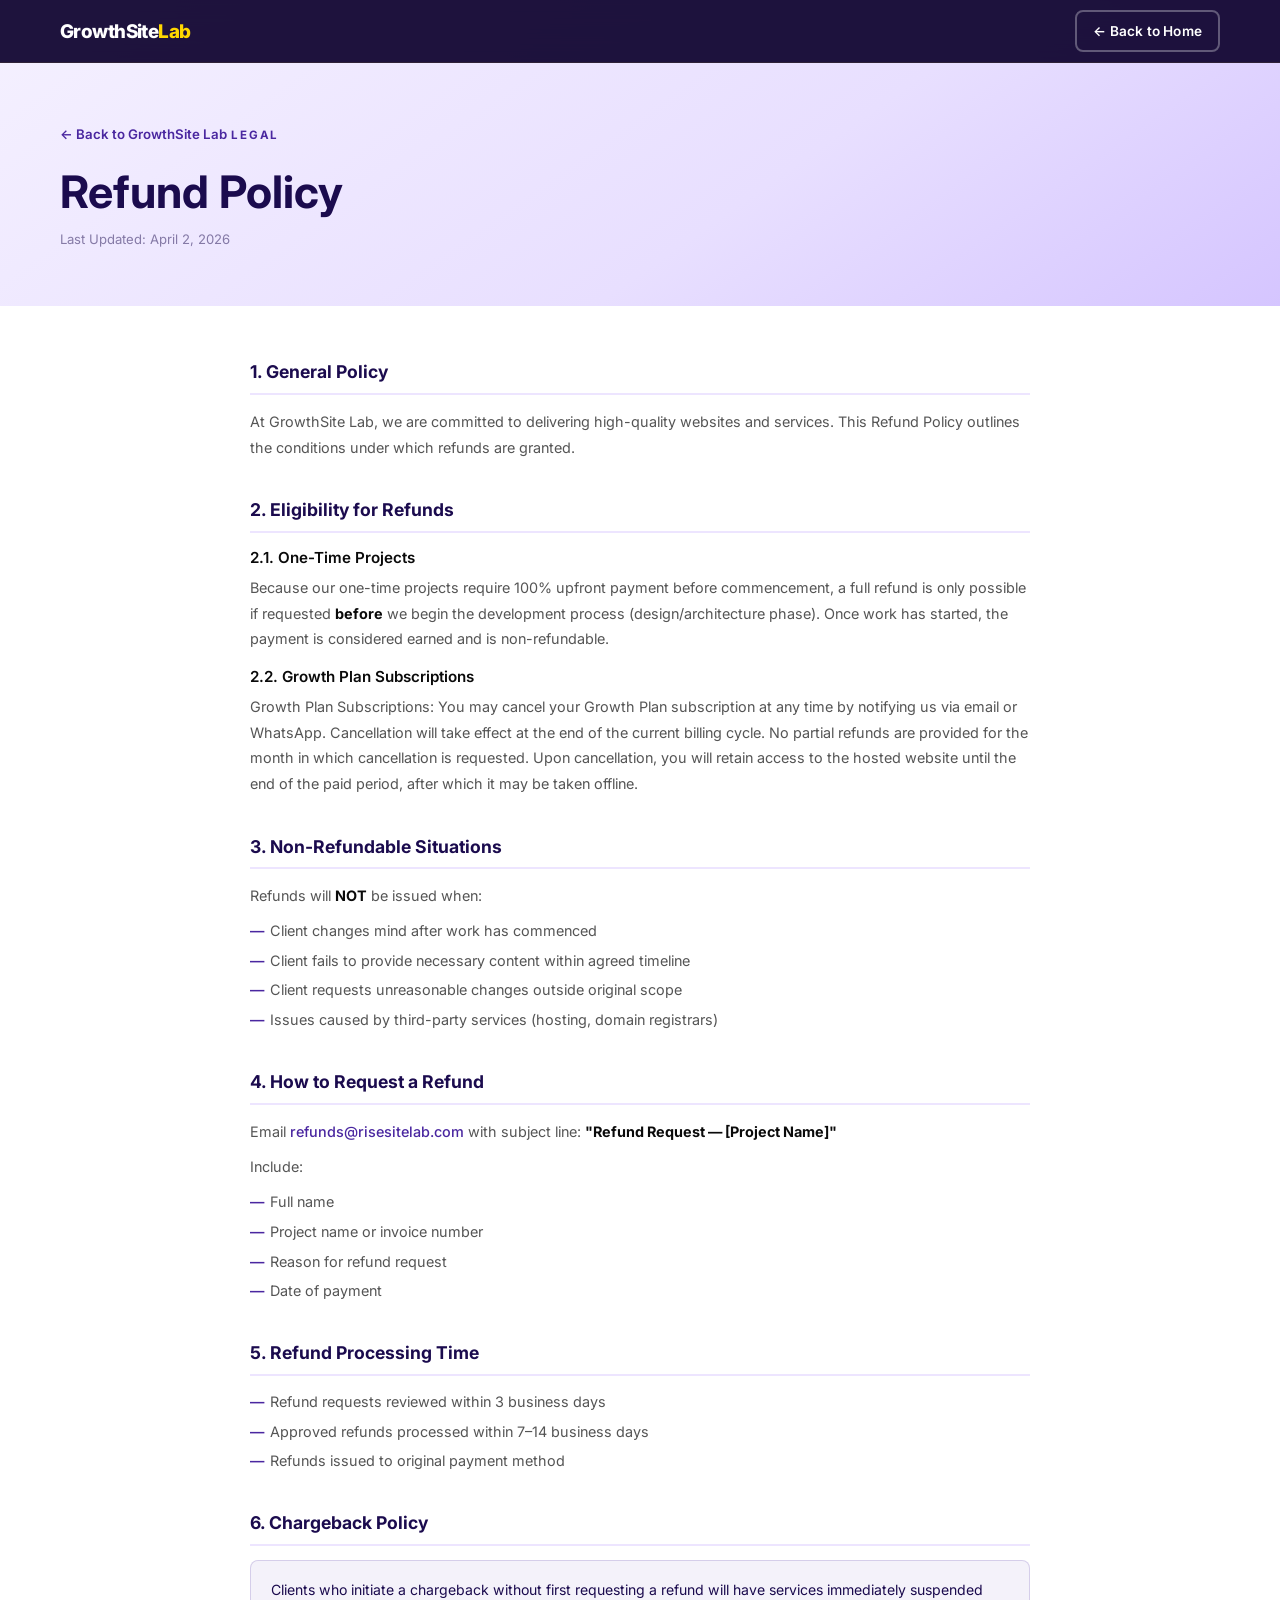
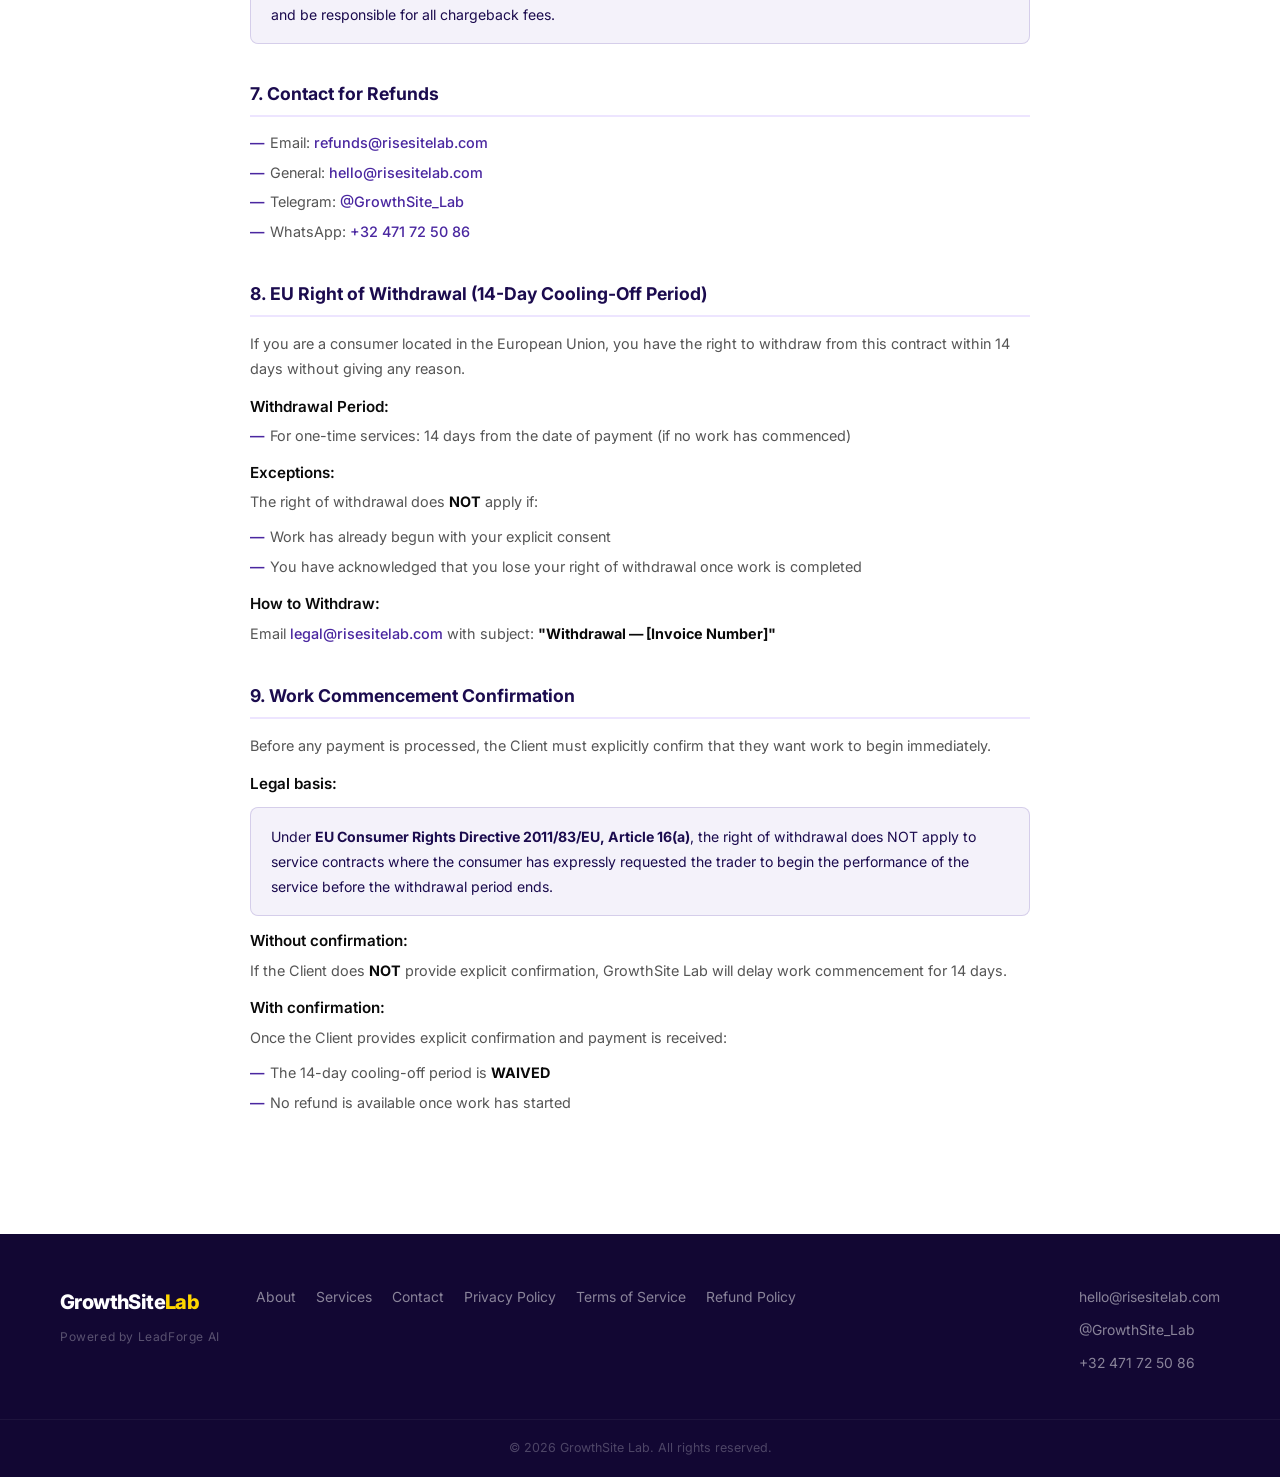
<file: refund.html>
<!DOCTYPE html>
<html lang="en">
<head>
  <meta charset="UTF-8">
  <meta name="viewport" content="width=device-width, initial-scale=1.0">
  <title>Refund Policy — GrowthSite Lab</title>
  <meta name="description" content="Refund Policy for GrowthSite Lab — conditions for refunds, EU withdrawal rights, and how to request a refund.">
  <meta name="robots" content="noindex, follow">
  <link rel="icon" href="data:image/svg+xml,<svg xmlns='http://www.w3.org/2000/svg' viewBox='0 0 32 32'><rect width='32' height='32' rx='6' fill='%23000'/><text x='50%25' y='68%25' text-anchor='middle' font-family='Inter,sans-serif' font-weight='800' font-size='13' fill='%23FFD700'>GL</text></svg>">
  <link rel="preconnect" href="https://fonts.googleapis.com">
  <link rel="preconnect" href="https://fonts.gstatic.com" crossorigin>
  <link href="https://fonts.googleapis.com/css2?family=Inter:wght@300;400;500;600;700;800&display=swap" rel="stylesheet">
  <link rel="stylesheet" href="css/style.css">
</head>
<body>

  <header class="header scrolled" id="header">
    <div class="container header__inner">
      <a href="index.html" class="logo" aria-label="GrowthSite Lab — Home">
        <span class="logo__text">GrowthSite<span class="logo__accent">Lab</span></span>
      </a>
      <nav aria-label="Page navigation">
        <a href="index.html" class="btn btn--ghost" style="font-size:0.85rem;padding:8px 16px;">← Back to Home</a>
      </nav>
    </div>
  </header>

  <div class="legal-hero">
    <div class="container">
      <a href="index.html" class="legal-hero__back">← Back to GrowthSite Lab</a>
      <span class="legal-hero__label">Legal</span>
      <h1>Refund Policy</h1>
      <p class="legal-hero__date">Last Updated: April 2, 2026</p>
    </div>
  </div>

  <div class="container">
    <div class="legal-content">

      <div class="legal-section">
        <h2>1. General Policy</h2>
        <p>At GrowthSite Lab, we are committed to delivering high-quality websites and services. This Refund Policy outlines the conditions under which refunds are granted.</p>
      </div>

      <div class="legal-section">
        <h2>2. Eligibility for Refunds</h2>
        <h3>2.1. One-Time Projects</h3>
        <p>Because our one-time projects require 100% upfront payment before commencement, a full refund is only possible if requested <strong>before</strong> we begin the development process (design/architecture phase). Once work has started, the payment is considered earned and is non-refundable.</p>

        <h3>2.2. Growth Plan Subscriptions</h3>
        <p>Growth Plan Subscriptions: You may cancel your Growth Plan subscription at any time by notifying us via email or WhatsApp. Cancellation will take effect at the end of the current billing cycle. No partial refunds are provided for the month in which cancellation is requested. Upon cancellation, you will retain access to the hosted website until the end of the paid period, after which it may be taken offline.</p>
      </div>

      <div class="legal-section">
        <h2>3. Non-Refundable Situations</h2>
        <p>Refunds will <strong>NOT</strong> be issued when:</p>
        <ul>
          <li>Client changes mind after work has commenced</li>
          <li>Client fails to provide necessary content within agreed timeline</li>
          <li>Client requests unreasonable changes outside original scope</li>
          <li>Issues caused by third-party services (hosting, domain registrars)</li>
        </ul>
      </div>

      <div class="legal-section">
        <h2>4. How to Request a Refund</h2>
        <p>Email <a href="mailto:refunds@risesitelab.com">refunds@risesitelab.com</a> with subject line: <strong>"Refund Request — [Project Name]"</strong></p>
        <p>Include:</p>
        <ul>
          <li>Full name</li>
          <li>Project name or invoice number</li>
          <li>Reason for refund request</li>
          <li>Date of payment</li>
        </ul>
      </div>

      <div class="legal-section">
        <h2>5. Refund Processing Time</h2>
        <ul>
          <li>Refund requests reviewed within 3 business days</li>
          <li>Approved refunds processed within 7–14 business days</li>
          <li>Refunds issued to original payment method</li>
        </ul>
      </div>

      <div class="legal-section">
        <h2>6. Chargeback Policy</h2>
        <div class="legal-alert">
          <p>Clients who initiate a chargeback without first requesting a refund will have services immediately suspended and be responsible for all chargeback fees.</p>
        </div>
      </div>

      <div class="legal-section">
        <h2>7. Contact for Refunds</h2>
        <ul>
          <li>Email: <a href="mailto:refunds@risesitelab.com">refunds@risesitelab.com</a></li>
          <li>General: <a href="mailto:hello@risesitelab.com">hello@risesitelab.com</a></li>
          <li>Telegram: <a href="https://t.me/GrowthSite_Lab" target="_blank" rel="noopener">@GrowthSite_Lab</a></li>
          <li>WhatsApp: <a href="https://wa.me/32471725086" target="_blank" rel="noopener">+32 471 72 50 86</a></li>
        </ul>
      </div>

      <div class="legal-section">
        <h2>8. EU Right of Withdrawal (14-Day Cooling-Off Period)</h2>
        <p>If you are a consumer located in the European Union, you have the right to withdraw from this contract within 14 days without giving any reason.</p>

        <h3>Withdrawal Period:</h3>
        <ul>
          <li>For one-time services: 14 days from the date of payment (if no work has commenced)</li>
        </ul>

        <h3>Exceptions:</h3>
        <p>The right of withdrawal does <strong>NOT</strong> apply if:</p>
        <ul>
          <li>Work has already begun with your explicit consent</li>
          <li>You have acknowledged that you lose your right of withdrawal once work is completed</li>
        </ul>

        <h3>How to Withdraw:</h3>
        <p>Email <a href="mailto:legal@risesitelab.com">legal@risesitelab.com</a> with subject: <strong>"Withdrawal — [Invoice Number]"</strong></p>
      </div>

      <div class="legal-section">
        <h2>9. Work Commencement Confirmation</h2>
        <p>Before any payment is processed, the Client must explicitly confirm that they want work to begin immediately.</p>

        <h3>Legal basis:</h3>
        <div class="legal-alert">
          <p>Under <strong>EU Consumer Rights Directive 2011/83/EU, Article 16(a)</strong>, the right of withdrawal does NOT apply to service contracts where the consumer has expressly requested the trader to begin the performance of the service before the withdrawal period ends.</p>
        </div>

        <h3>Without confirmation:</h3>
        <p>If the Client does <strong>NOT</strong> provide explicit confirmation, GrowthSite Lab will delay work commencement for 14 days.</p>

        <h3>With confirmation:</h3>
        <p>Once the Client provides explicit confirmation and payment is received:</p>
        <ul>
          <li>The 14-day cooling-off period is <strong>WAIVED</strong></li>
          <li>No refund is available once work has started</li>
        </ul>
      </div>

    </div>
  </div>

  <footer class="footer">
    <div class="container footer__inner">
      <div class="footer__brand">
        <a href="index.html" class="logo" aria-label="GrowthSite Lab — Home">
          <span class="logo__text">GrowthSite<span class="logo__accent">Lab</span></span>
        </a>
        <p class="footer__tagline">Powered by LeadForge AI</p>
      </div>
      <nav class="footer__nav" aria-label="Footer navigation">
        <a href="index.html#about">About</a>
        <a href="index.html#services">Services</a>
        <a href="index.html#contact">Contact</a>
        <a href="privacy.html">Privacy Policy</a>
        <a href="terms.html">Terms of Service</a>
        <a href="refund.html">Refund Policy</a>
      </nav>
      <div class="footer__contact">
        <a href="mailto:hello@risesitelab.com">hello@risesitelab.com</a>
        <a href="https://t.me/GrowthSite_Lab" target="_blank" rel="noopener">@GrowthSite_Lab</a>
        <a href="https://wa.me/32471725086" target="_blank" rel="noopener">+32 471 72 50 86</a>
      </div>
    </div>
    <div class="footer__bottom">
      <div class="container">
        <p>© 2026 GrowthSite Lab. All rights reserved.</p>
      </div>
    </div>
  </footer>

</body>
</html>
</file>
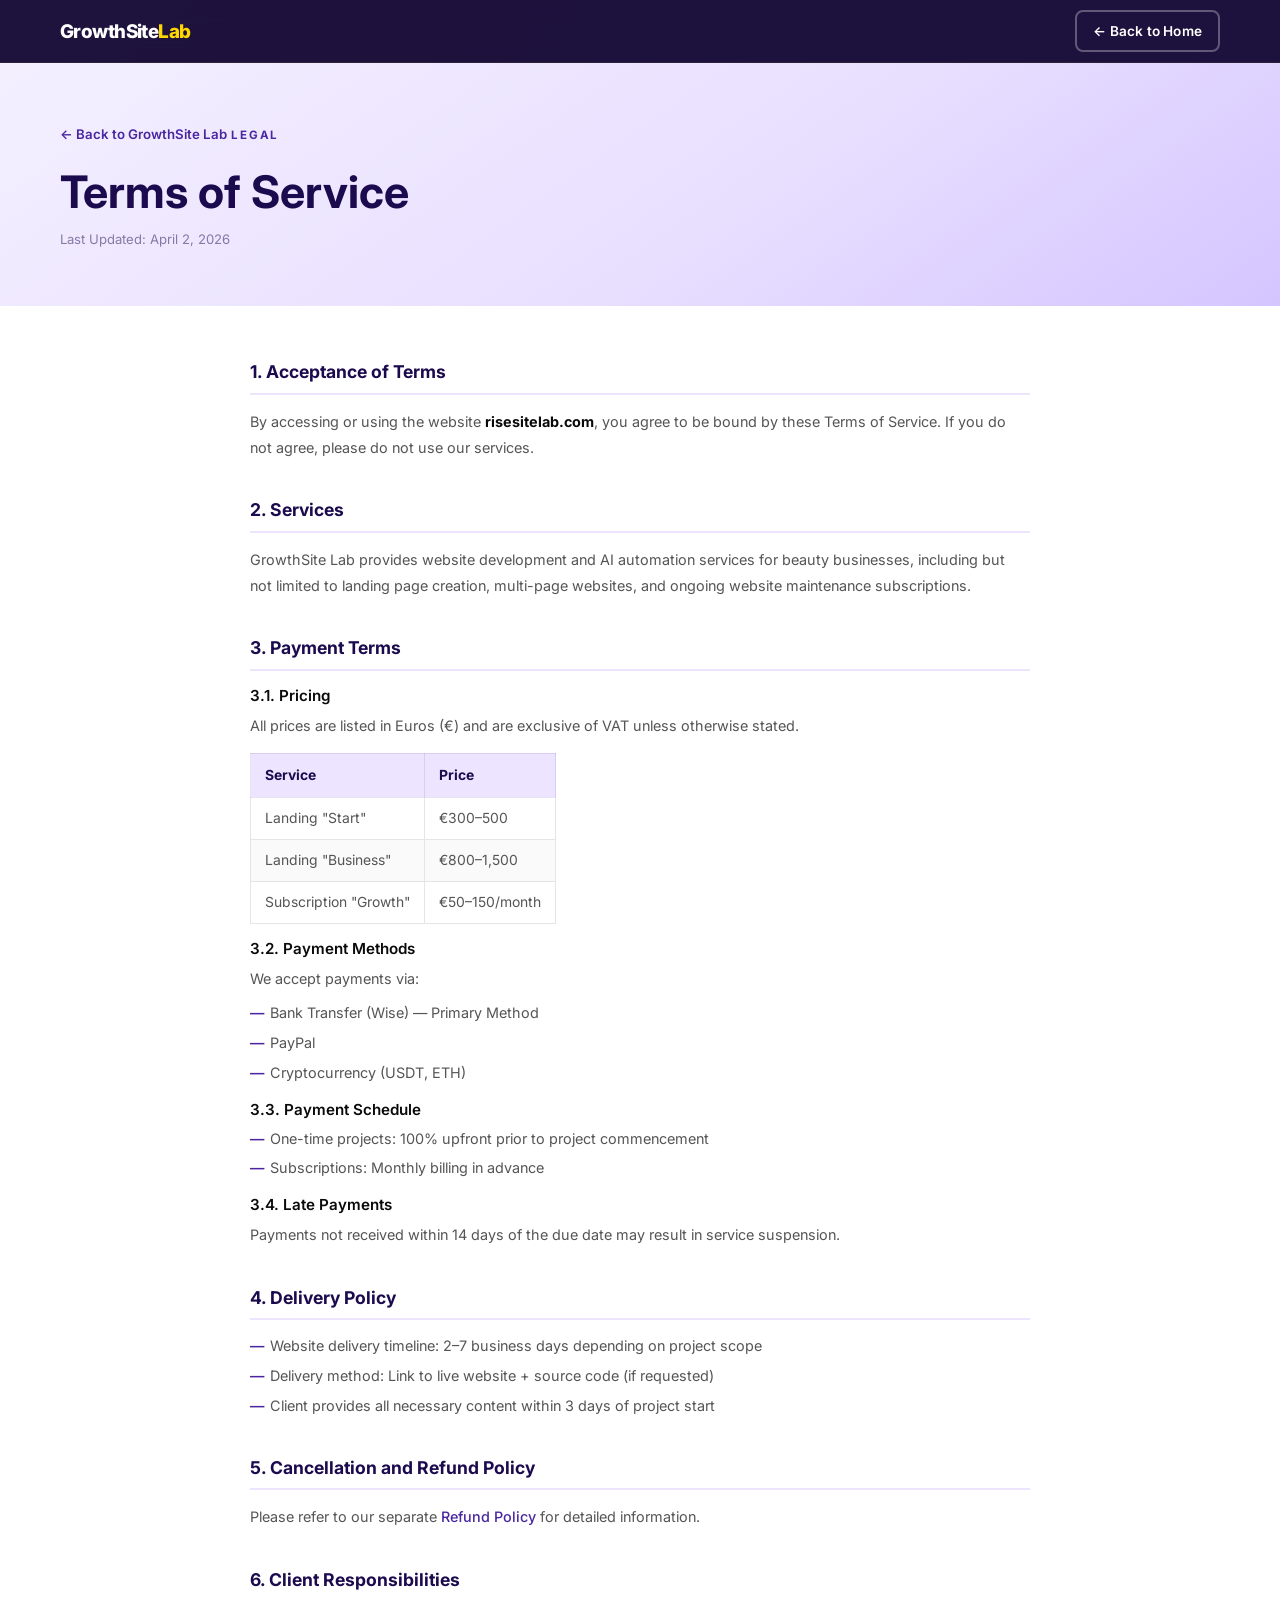
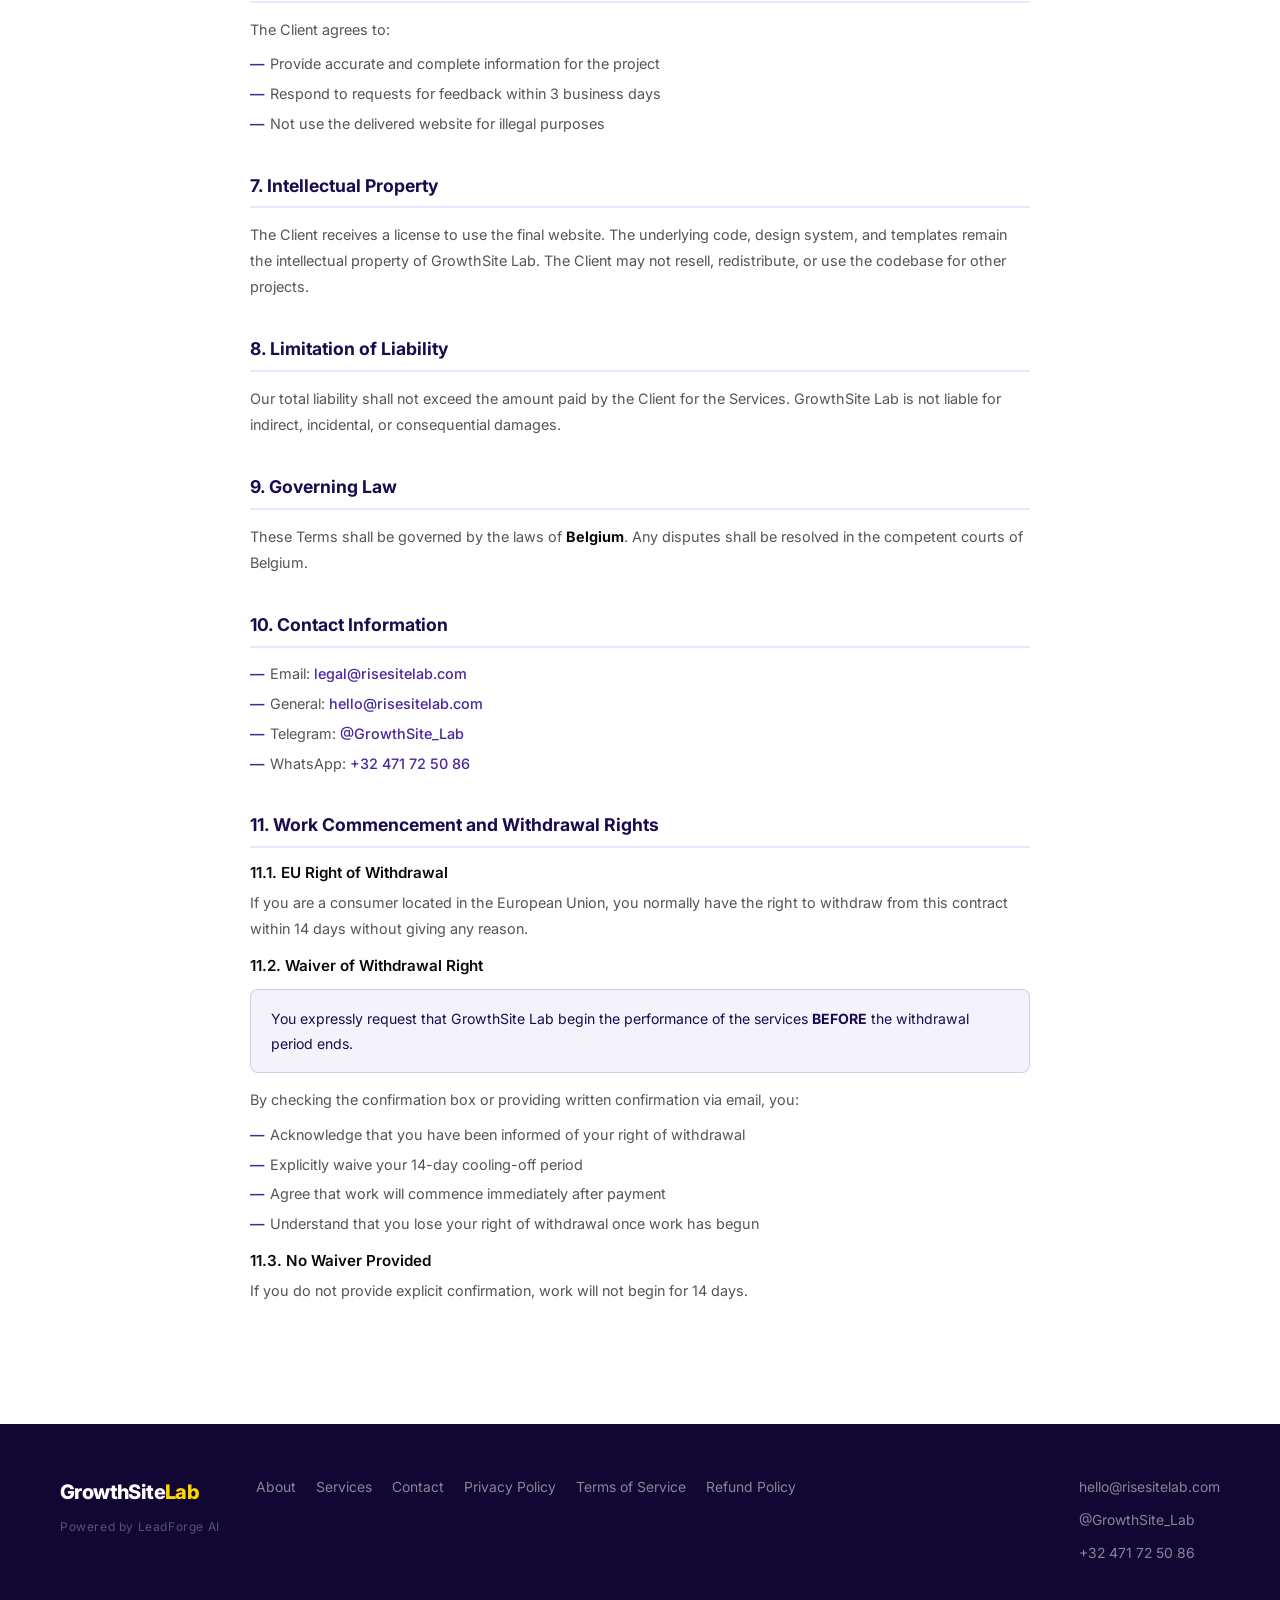
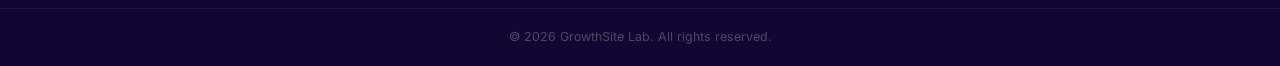
<file: terms.html>
<!DOCTYPE html>
<html lang="en">
<head>
  <meta charset="UTF-8">
  <meta name="viewport" content="width=device-width, initial-scale=1.0">
  <title>Terms of Service — GrowthSite Lab</title>
  <meta name="description" content="Terms of Service for GrowthSite Lab — website development and AI automation services.">
  <meta name="robots" content="noindex, follow">
  <link rel="icon" href="data:image/svg+xml,<svg xmlns='http://www.w3.org/2000/svg' viewBox='0 0 32 32'><rect width='32' height='32' rx='6' fill='%23000'/><text x='50%25' y='68%25' text-anchor='middle' font-family='Inter,sans-serif' font-weight='800' font-size='13' fill='%23FFD700'>GL</text></svg>">
  <link rel="preconnect" href="https://fonts.googleapis.com">
  <link rel="preconnect" href="https://fonts.gstatic.com" crossorigin>
  <link href="https://fonts.googleapis.com/css2?family=Inter:wght@300;400;500;600;700;800&display=swap" rel="stylesheet">
  <link rel="stylesheet" href="css/style.css">
</head>
<body>

  <header class="header scrolled" id="header">
    <div class="container header__inner">
      <a href="index.html" class="logo" aria-label="GrowthSite Lab — Home">
        <span class="logo__text">GrowthSite<span class="logo__accent">Lab</span></span>
      </a>
      <nav aria-label="Page navigation">
        <a href="index.html" class="btn btn--ghost" style="font-size:0.85rem;padding:8px 16px;">← Back to Home</a>
      </nav>
    </div>
  </header>

  <div class="legal-hero">
    <div class="container">
      <a href="index.html" class="legal-hero__back">← Back to GrowthSite Lab</a>
      <span class="legal-hero__label">Legal</span>
      <h1>Terms of Service</h1>
      <p class="legal-hero__date">Last Updated: April 2, 2026</p>
    </div>
  </div>

  <div class="container">
    <div class="legal-content">

      <div class="legal-section">
        <h2>1. Acceptance of Terms</h2>
        <p>By accessing or using the website <strong>risesitelab.com</strong>, you agree to be bound by these Terms of Service. If you do not agree, please do not use our services.</p>
      </div>

      <div class="legal-section">
        <h2>2. Services</h2>
        <p>GrowthSite Lab provides website development and AI automation services for beauty businesses, including but not limited to landing page creation, multi-page websites, and ongoing website maintenance subscriptions.</p>
      </div>

      <div class="legal-section">
        <h2>3. Payment Terms</h2>
        <h3>3.1. Pricing</h3>
        <p>All prices are listed in Euros (€) and are exclusive of VAT unless otherwise stated.</p>
        <table class="legal-table">
          <thead>
            <tr><th>Service</th><th>Price</th></tr>
          </thead>
          <tbody>
            <tr><td>Landing "Start"</td><td>€300–500</td></tr>
            <tr><td>Landing "Business"</td><td>€800–1,500</td></tr>
            <tr><td>Subscription "Growth"</td><td>€50–150/month</td></tr>
          </tbody>
        </table>
        <h3>3.2. Payment Methods</h3>
        <p>We accept payments via:</p>
        <ul>
          <li>Bank Transfer (Wise) — Primary Method</li>
          <li>PayPal</li>
          <li>Cryptocurrency (USDT, ETH)</li>
        </ul>
        <h3>3.3. Payment Schedule</h3>
        <ul>
          <li>One-time projects: 100% upfront prior to project commencement</li>
          <li>Subscriptions: Monthly billing in advance</li>
        </ul>
        <h3>3.4. Late Payments</h3>
        <p>Payments not received within 14 days of the due date may result in service suspension.</p>
      </div>

      <div class="legal-section">
        <h2>4. Delivery Policy</h2>
        <ul>
          <li>Website delivery timeline: 2–7 business days depending on project scope</li>
          <li>Delivery method: Link to live website + source code (if requested)</li>
          <li>Client provides all necessary content within 3 days of project start</li>
        </ul>
      </div>

      <div class="legal-section">
        <h2>5. Cancellation and Refund Policy</h2>
        <p>Please refer to our separate <a href="refund.html">Refund Policy</a> for detailed information.</p>
      </div>

      <div class="legal-section">
        <h2>6. Client Responsibilities</h2>
        <p>The Client agrees to:</p>
        <ul>
          <li>Provide accurate and complete information for the project</li>
          <li>Respond to requests for feedback within 3 business days</li>
          <li>Not use the delivered website for illegal purposes</li>
        </ul>
      </div>

      <div class="legal-section">
        <h2>7. Intellectual Property</h2>
        <p>The Client receives a license to use the final website. The underlying code, design system, and templates remain the intellectual property of GrowthSite Lab. The Client may not resell, redistribute, or use the codebase for other projects.</p>
      </div>

      <div class="legal-section">
        <h2>8. Limitation of Liability</h2>
        <p>Our total liability shall not exceed the amount paid by the Client for the Services. GrowthSite Lab is not liable for indirect, incidental, or consequential damages.</p>
      </div>

      <div class="legal-section">
        <h2>9. Governing Law</h2>
        <p>These Terms shall be governed by the laws of <strong>Belgium</strong>. Any disputes shall be resolved in the competent courts of Belgium.</p>
      </div>

      <div class="legal-section">
        <h2>10. Contact Information</h2>
        <ul>
          <li>Email: <a href="mailto:legal@risesitelab.com">legal@risesitelab.com</a></li>
          <li>General: <a href="mailto:hello@risesitelab.com">hello@risesitelab.com</a></li>
          <li>Telegram: <a href="https://t.me/GrowthSite_Lab" target="_blank" rel="noopener">@GrowthSite_Lab</a></li>
          <li>WhatsApp: <a href="https://wa.me/32471725086" target="_blank" rel="noopener">+32 471 72 50 86</a></li>
        </ul>
      </div>

      <div class="legal-section">
        <h2>11. Work Commencement and Withdrawal Rights</h2>

        <h3>11.1. EU Right of Withdrawal</h3>
        <p>If you are a consumer located in the European Union, you normally have the right to withdraw from this contract within 14 days without giving any reason.</p>

        <h3>11.2. Waiver of Withdrawal Right</h3>
        <div class="legal-alert">
          <p>You expressly request that GrowthSite Lab begin the performance of the services <strong>BEFORE</strong> the withdrawal period ends.</p>
        </div>
        <p>By checking the confirmation box or providing written confirmation via email, you:</p>
        <ul>
          <li>Acknowledge that you have been informed of your right of withdrawal</li>
          <li>Explicitly waive your 14-day cooling-off period</li>
          <li>Agree that work will commence immediately after payment</li>
          <li>Understand that you lose your right of withdrawal once work has begun</li>
        </ul>

        <h3>11.3. No Waiver Provided</h3>
        <p>If you do not provide explicit confirmation, work will not begin for 14 days.</p>
      </div>

    </div>
  </div>

  <footer class="footer">
    <div class="container footer__inner">
      <div class="footer__brand">
        <a href="index.html" class="logo" aria-label="GrowthSite Lab — Home">
          <span class="logo__text">GrowthSite<span class="logo__accent">Lab</span></span>
        </a>
        <p class="footer__tagline">Powered by LeadForge AI</p>
      </div>
      <nav class="footer__nav" aria-label="Footer navigation">
        <a href="index.html#about">About</a>
        <a href="index.html#services">Services</a>
        <a href="index.html#contact">Contact</a>
        <a href="privacy.html">Privacy Policy</a>
        <a href="terms.html">Terms of Service</a>
        <a href="refund.html">Refund Policy</a>
      </nav>
      <div class="footer__contact">
        <a href="mailto:hello@risesitelab.com">hello@risesitelab.com</a>
        <a href="https://t.me/GrowthSite_Lab" target="_blank" rel="noopener">@GrowthSite_Lab</a>
        <a href="https://wa.me/32471725086" target="_blank" rel="noopener">+32 471 72 50 86</a>
      </div>
    </div>
    <div class="footer__bottom">
      <div class="container">
        <p>© 2026 GrowthSite Lab. All rights reserved.</p>
      </div>
    </div>
  </footer>

</body>
</html>
</file>
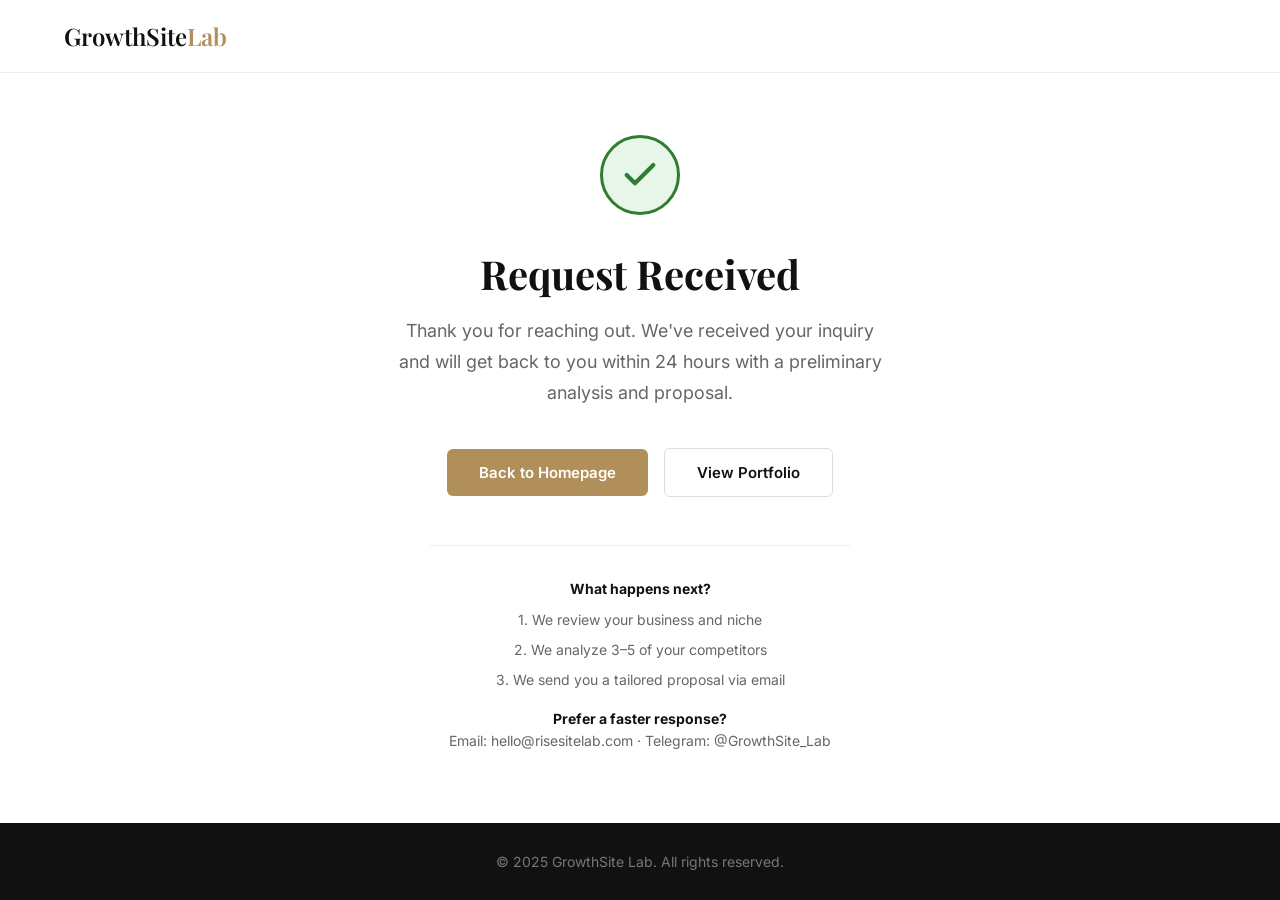
<file: thank-you.html>
<!DOCTYPE html>
<html lang="en">
<head>
    <meta charset="UTF-8">
    <meta name="viewport" content="width=device-width, initial-scale=1.0">
    <title>Thank You — GrowthSite Lab</title>
    <meta name="robots" content="noindex, nofollow">
    <link rel="icon" href="data:image/svg+xml,<svg xmlns='http://www.w3.org/2000/svg' viewBox='0 0 32 32'><rect width='32' height='32' rx='6' fill='%23000'/><text x='50%25' y='68%25' text-anchor='middle' font-family='sans-serif' font-weight='800' font-size='13' fill='%23FFD700'>GL</text></svg>">
    <link rel="preconnect" href="https://fonts.googleapis.com">
    <link rel="preconnect" href="https://fonts.gstatic.com" crossorigin>
    <link href="https://fonts.googleapis.com/css2?family=Inter:wght@400;500;600;700&family=Playfair+Display:wght@600&display=swap" rel="stylesheet">
    <style>
        :root { --primary: #111111; --accent: #B08F5A; --text-muted: #666666; }
        * { margin: 0; padding: 0; box-sizing: border-box; }
        body { font-family: 'Inter', sans-serif; color: var(--primary); background: #fff; min-height: 100vh; display: flex; flex-direction: column; }

        .header { padding: 20px 0; border-bottom: 1px solid #eee; background: #fff; }
        .header .container { max-width: 1200px; margin: 0 auto; padding: 0 24px; }
        .logo { font-family: 'Playfair Display', serif; font-size: 24px; font-weight: 600; text-decoration: none; color: var(--primary); }
        .logo span { color: var(--accent); }

        .main { flex: 1; display: flex; align-items: center; justify-content: center; padding: 60px 24px; text-align: center; }

        .check-circle {
            width: 80px; height: 80px; border-radius: 50%;
            background: #e8f5e9; border: 3px solid #2e7d32;
            display: flex; align-items: center; justify-content: center;
            margin: 0 auto 32px;
        }
        .check-circle svg { width: 40px; height: 40px; color: #2e7d32; }

        h1 { font-family: 'Playfair Display', serif; font-size: 40px; margin-bottom: 16px; }
        .subtitle { font-size: 18px; color: var(--text-muted); max-width: 500px; margin: 0 auto 40px; line-height: 1.7; }

        .btn { display: inline-block; padding: 14px 32px; border-radius: 6px; text-decoration: none; font-weight: 600; font-size: 15px; transition: all 0.3s; border: none; cursor: pointer; }
        .btn--primary { background: var(--accent); color: #fff; }
        .btn--primary:hover { background: #9a7d4e; }
        .btn--outline { border: 1px solid #ddd; color: var(--primary); background: transparent; margin-left: 12px; }
        .btn--outline:hover { border-color: var(--primary); }

        .details { margin-top: 48px; padding-top: 32px; border-top: 1px solid #eee; max-width: 420px; margin-left: auto; margin-right: auto; }
        .details p { font-size: 14px; color: var(--text-muted); margin-bottom: 8px; line-height: 1.6; }
        .details strong { color: var(--primary); }

        .footer { background: #111; color: #fff; padding: 30px 0; text-align: center; }
        .footer .container { max-width: 1200px; margin: 0 auto; padding: 0 24px; }
        .footer p { font-size: 14px; color: #777; }

        @media (max-width: 480px) {
            h1 { font-size: 28px; }
            .btn--outline { margin-left: 0; margin-top: 12px; }
        }
    </style>
</head>
<body>

    <header class="header">
        <div class="container">
            <a href="index.html" class="logo">GrowthSite<span>Lab</span></a>
        </div>
    </header>

    <main class="main">
        <div>
            <div class="check-circle">
                <svg viewBox="0 0 24 24" fill="none" stroke="currentColor" stroke-width="2.5" stroke-linecap="round" stroke-linejoin="round">
                    <polyline points="20 6 9 17 4 12"></polyline>
                </svg>
            </div>

            <h1>Request Received</h1>
            <p class="subtitle">
                Thank you for reaching out. We've received your inquiry and will get back to you within 24 hours with a preliminary analysis and proposal.
            </p>

            <div>
                <a href="index.html" class="btn btn--primary">Back to Homepage</a>
                <a href="index.html#portfolio" class="btn btn--outline">View Portfolio</a>
            </div>

            <div class="details">
                <p><strong>What happens next?</strong></p>
                <p>1. We review your business and niche</p>
                <p>2. We analyze 3–5 of your competitors</p>
                <p>3. We send you a tailored proposal via email</p>
                <p style="margin-top: 16px;"><strong>Prefer a faster response?</strong><br>
                Email: hello@risesitelab.com · Telegram: @GrowthSite_Lab</p>
            </div>
        </div>
    </main>

    <footer class="footer">
        <div class="container">
            <p>© 2025 GrowthSite Lab. All rights reserved.</p>
        </div>
    </footer>

</body>
</html>
</file>
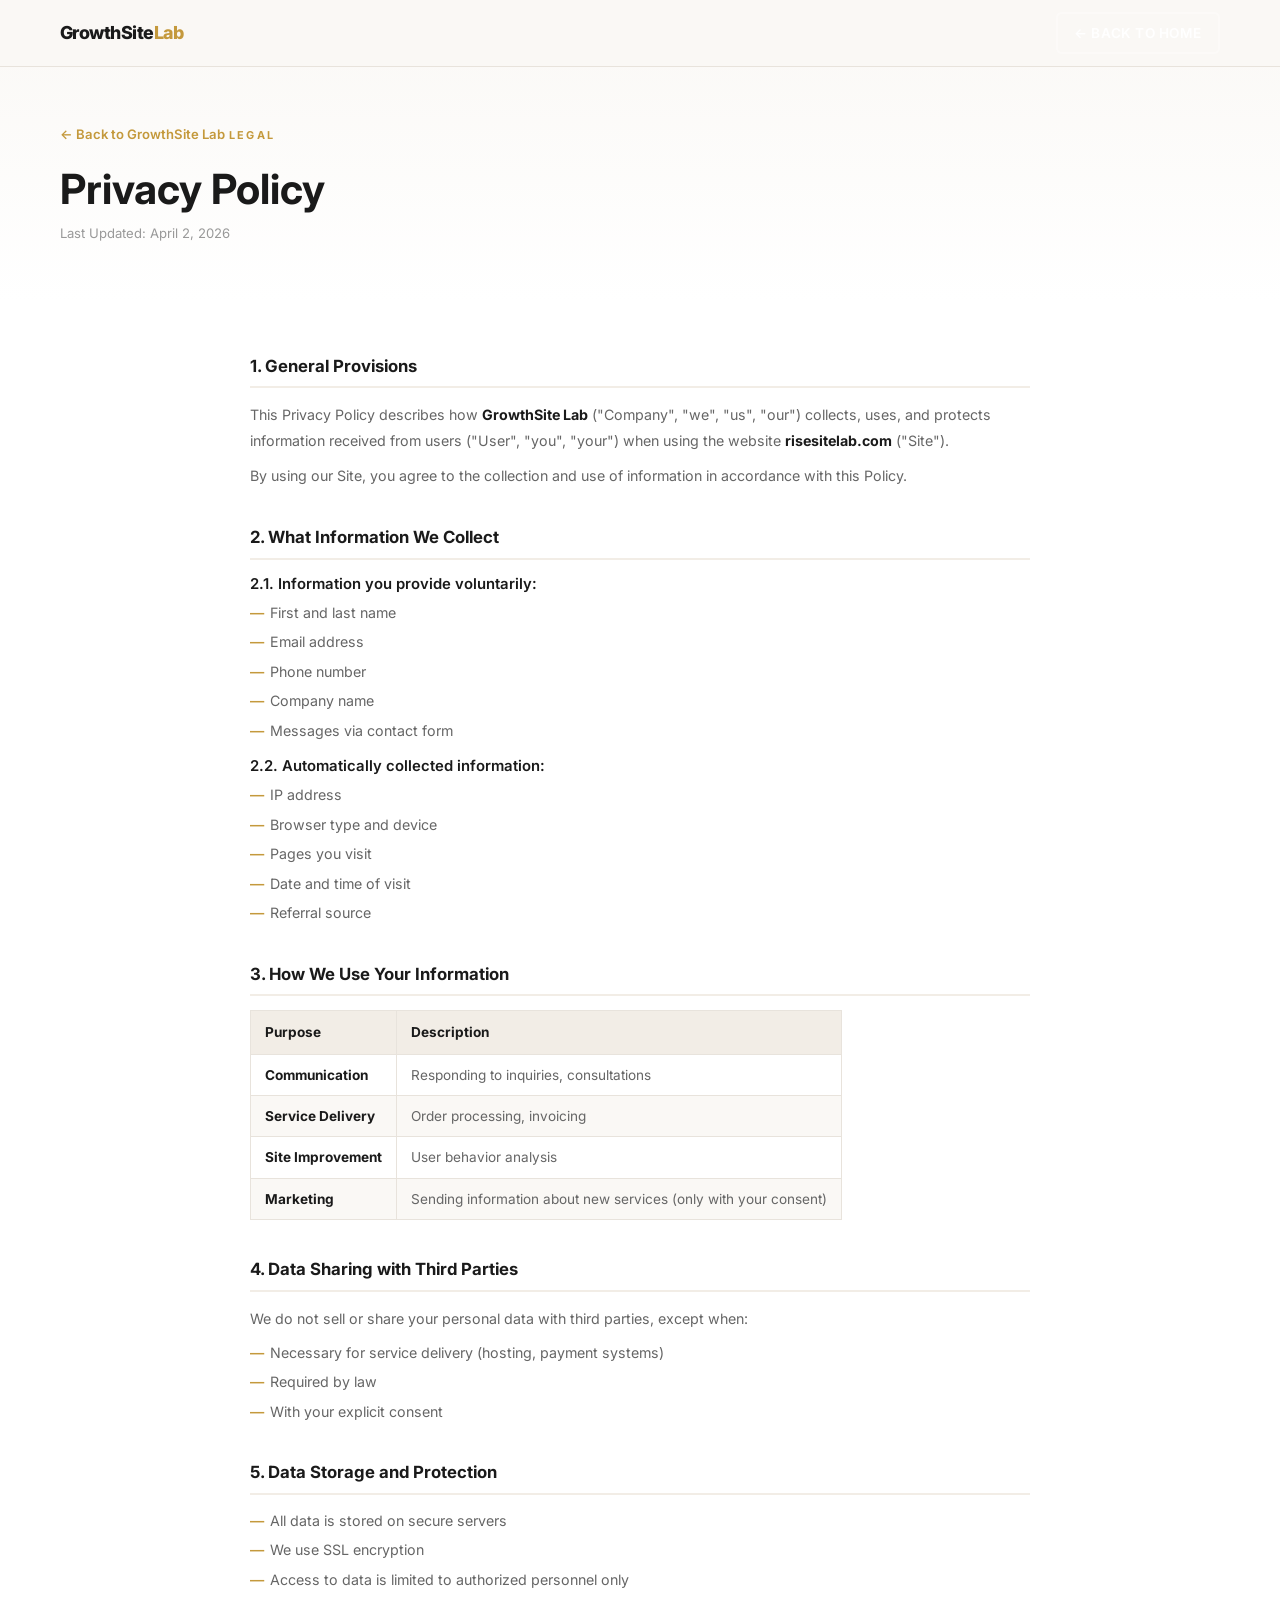
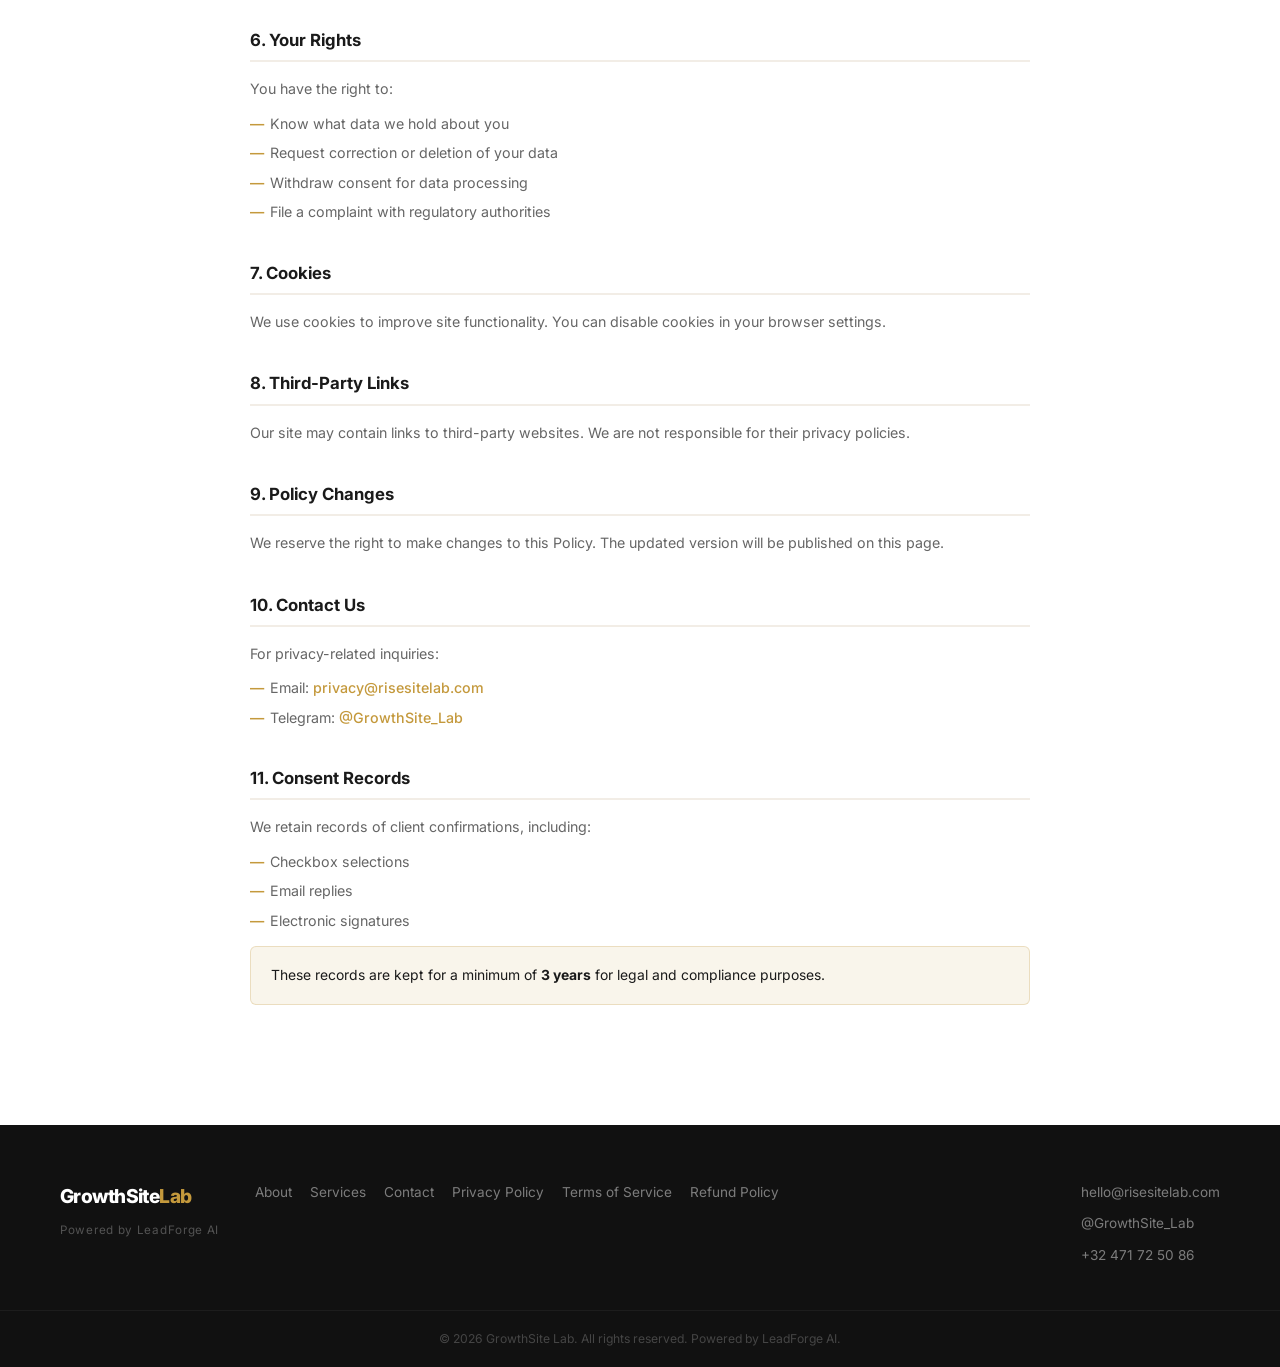
<file: growthsite-lab/privacy.html>
<!DOCTYPE html>
<html lang="en">
<head>
  <meta charset="UTF-8">
  <meta name="viewport" content="width=device-width, initial-scale=1.0">
  <title>Privacy Policy — GrowthSite Lab</title>
  <meta name="description" content="Privacy Policy for GrowthSite Lab — how we collect, use, and protect your data.">
  <meta name="robots" content="noindex, follow">
  <link rel="icon" href="data:image/svg+xml,<svg xmlns='http://www.w3.org/2000/svg' viewBox='0 0 32 32'><rect width='32' height='32' rx='6' fill='%23000'/><text x='50%25' y='68%25' text-anchor='middle' font-family='Inter,sans-serif' font-weight='800' font-size='13' fill='%23FFD700'>GL</text></svg>">
  <link rel="preconnect" href="https://fonts.googleapis.com">
  <link rel="preconnect" href="https://fonts.gstatic.com" crossorigin>
  <link href="https://fonts.googleapis.com/css2?family=Inter:wght@300;400;500;600;700;800&display=swap" rel="stylesheet">
  <link rel="stylesheet" href="css/style.css">
</head>
<body>

  <header class="header scrolled" id="header">
    <div class="container header__inner">
      <a href="index.html" class="logo" aria-label="GrowthSite Lab — Home">
        <span class="logo__text">GrowthSite<span class="logo__accent">Lab</span></span>
      </a>
      <nav aria-label="Page navigation">
        <a href="index.html" class="btn btn--ghost" style="font-size:0.85rem;padding:8px 16px;">← Back to Home</a>
      </nav>
    </div>
  </header>

  <div class="legal-hero">
    <div class="container">
      <a href="index.html" class="legal-hero__back">← Back to GrowthSite Lab</a>
      <span class="legal-hero__label">Legal</span>
      <h1>Privacy Policy</h1>
      <p class="legal-hero__date">Last Updated: April 2, 2026</p>
    </div>
  </div>

  <div class="container">
    <div class="legal-content">

      <div class="legal-section">
        <h2>1. General Provisions</h2>
        <p>This Privacy Policy describes how <strong>GrowthSite Lab</strong> ("Company", "we", "us", "our") collects, uses, and protects information received from users ("User", "you", "your") when using the website <strong>risesitelab.com</strong> ("Site").</p>
        <p>By using our Site, you agree to the collection and use of information in accordance with this Policy.</p>
      </div>

      <div class="legal-section">
        <h2>2. What Information We Collect</h2>
        <h3>2.1. Information you provide voluntarily:</h3>
        <ul>
          <li>First and last name</li>
          <li>Email address</li>
          <li>Phone number</li>
          <li>Company name</li>
          <li>Messages via contact form</li>
        </ul>
        <h3>2.2. Automatically collected information:</h3>
        <ul>
          <li>IP address</li>
          <li>Browser type and device</li>
          <li>Pages you visit</li>
          <li>Date and time of visit</li>
          <li>Referral source</li>
        </ul>
      </div>

      <div class="legal-section">
        <h2>3. How We Use Your Information</h2>
        <table class="legal-table">
          <thead>
            <tr><th>Purpose</th><th>Description</th></tr>
          </thead>
          <tbody>
            <tr><td><strong>Communication</strong></td><td>Responding to inquiries, consultations</td></tr>
            <tr><td><strong>Service Delivery</strong></td><td>Order processing, invoicing</td></tr>
            <tr><td><strong>Site Improvement</strong></td><td>User behavior analysis</td></tr>
            <tr><td><strong>Marketing</strong></td><td>Sending information about new services (only with your consent)</td></tr>
          </tbody>
        </table>
      </div>

      <div class="legal-section">
        <h2>4. Data Sharing with Third Parties</h2>
        <p>We do not sell or share your personal data with third parties, except when:</p>
        <ul>
          <li>Necessary for service delivery (hosting, payment systems)</li>
          <li>Required by law</li>
          <li>With your explicit consent</li>
        </ul>
      </div>

      <div class="legal-section">
        <h2>5. Data Storage and Protection</h2>
        <ul>
          <li>All data is stored on secure servers</li>
          <li>We use SSL encryption</li>
          <li>Access to data is limited to authorized personnel only</li>
        </ul>
      </div>

      <div class="legal-section">
        <h2>6. Your Rights</h2>
        <p>You have the right to:</p>
        <ul>
          <li>Know what data we hold about you</li>
          <li>Request correction or deletion of your data</li>
          <li>Withdraw consent for data processing</li>
          <li>File a complaint with regulatory authorities</li>
        </ul>
      </div>

      <div class="legal-section">
        <h2>7. Cookies</h2>
        <p>We use cookies to improve site functionality. You can disable cookies in your browser settings.</p>
      </div>

      <div class="legal-section">
        <h2>8. Third-Party Links</h2>
        <p>Our site may contain links to third-party websites. We are not responsible for their privacy policies.</p>
      </div>

      <div class="legal-section">
        <h2>9. Policy Changes</h2>
        <p>We reserve the right to make changes to this Policy. The updated version will be published on this page.</p>
      </div>

      <div class="legal-section">
        <h2>10. Contact Us</h2>
        <p>For privacy-related inquiries:</p>
        <ul>
          <li>Email: <a href="mailto:privacy@risesitelab.com">privacy@risesitelab.com</a></li>
          <li>Telegram: <a href="https://t.me/GrowthSite_Lab" target="_blank" rel="noopener">@GrowthSite_Lab</a></li>
        </ul>
      </div>

      <div class="legal-section">
        <h2>11. Consent Records</h2>
        <p>We retain records of client confirmations, including:</p>
        <ul>
          <li>Checkbox selections</li>
          <li>Email replies</li>
          <li>Electronic signatures</li>
        </ul>
        <div class="legal-alert">
          <p>These records are kept for a minimum of <strong>3 years</strong> for legal and compliance purposes.</p>
        </div>
      </div>

    </div>
  </div>

  <footer class="footer">
    <div class="container footer__inner">
      <div class="footer__brand">
        <a href="index.html" class="logo" aria-label="GrowthSite Lab — Home">
          <span class="logo__text">GrowthSite<span class="logo__accent">Lab</span></span>
        </a>
        <p class="footer__tagline">Powered by LeadForge AI</p>
      </div>
      <nav class="footer__nav" aria-label="Footer navigation">
        <a href="index.html#about">About</a>
        <a href="index.html#services">Services</a>
        <a href="index.html#contact">Contact</a>
        <a href="privacy.html">Privacy Policy</a>
        <a href="terms.html">Terms of Service</a>
        <a href="refund.html">Refund Policy</a>
      </nav>
      <div class="footer__contact">
        <a href="mailto:hello@risesitelab.com">hello@risesitelab.com</a>
        <a href="https://t.me/GrowthSite_Lab" target="_blank" rel="noopener">@GrowthSite_Lab</a>
        <a href="https://wa.me/32471725086" target="_blank" rel="noopener">+32 471 72 50 86</a>
      </div>
    </div>
    <div class="footer__bottom">
      <div class="container">
        <p>© 2026 GrowthSite Lab. All rights reserved. Powered by LeadForge AI.</p>
      </div>
    </div>
  </footer>

</body>
</html>
</file>
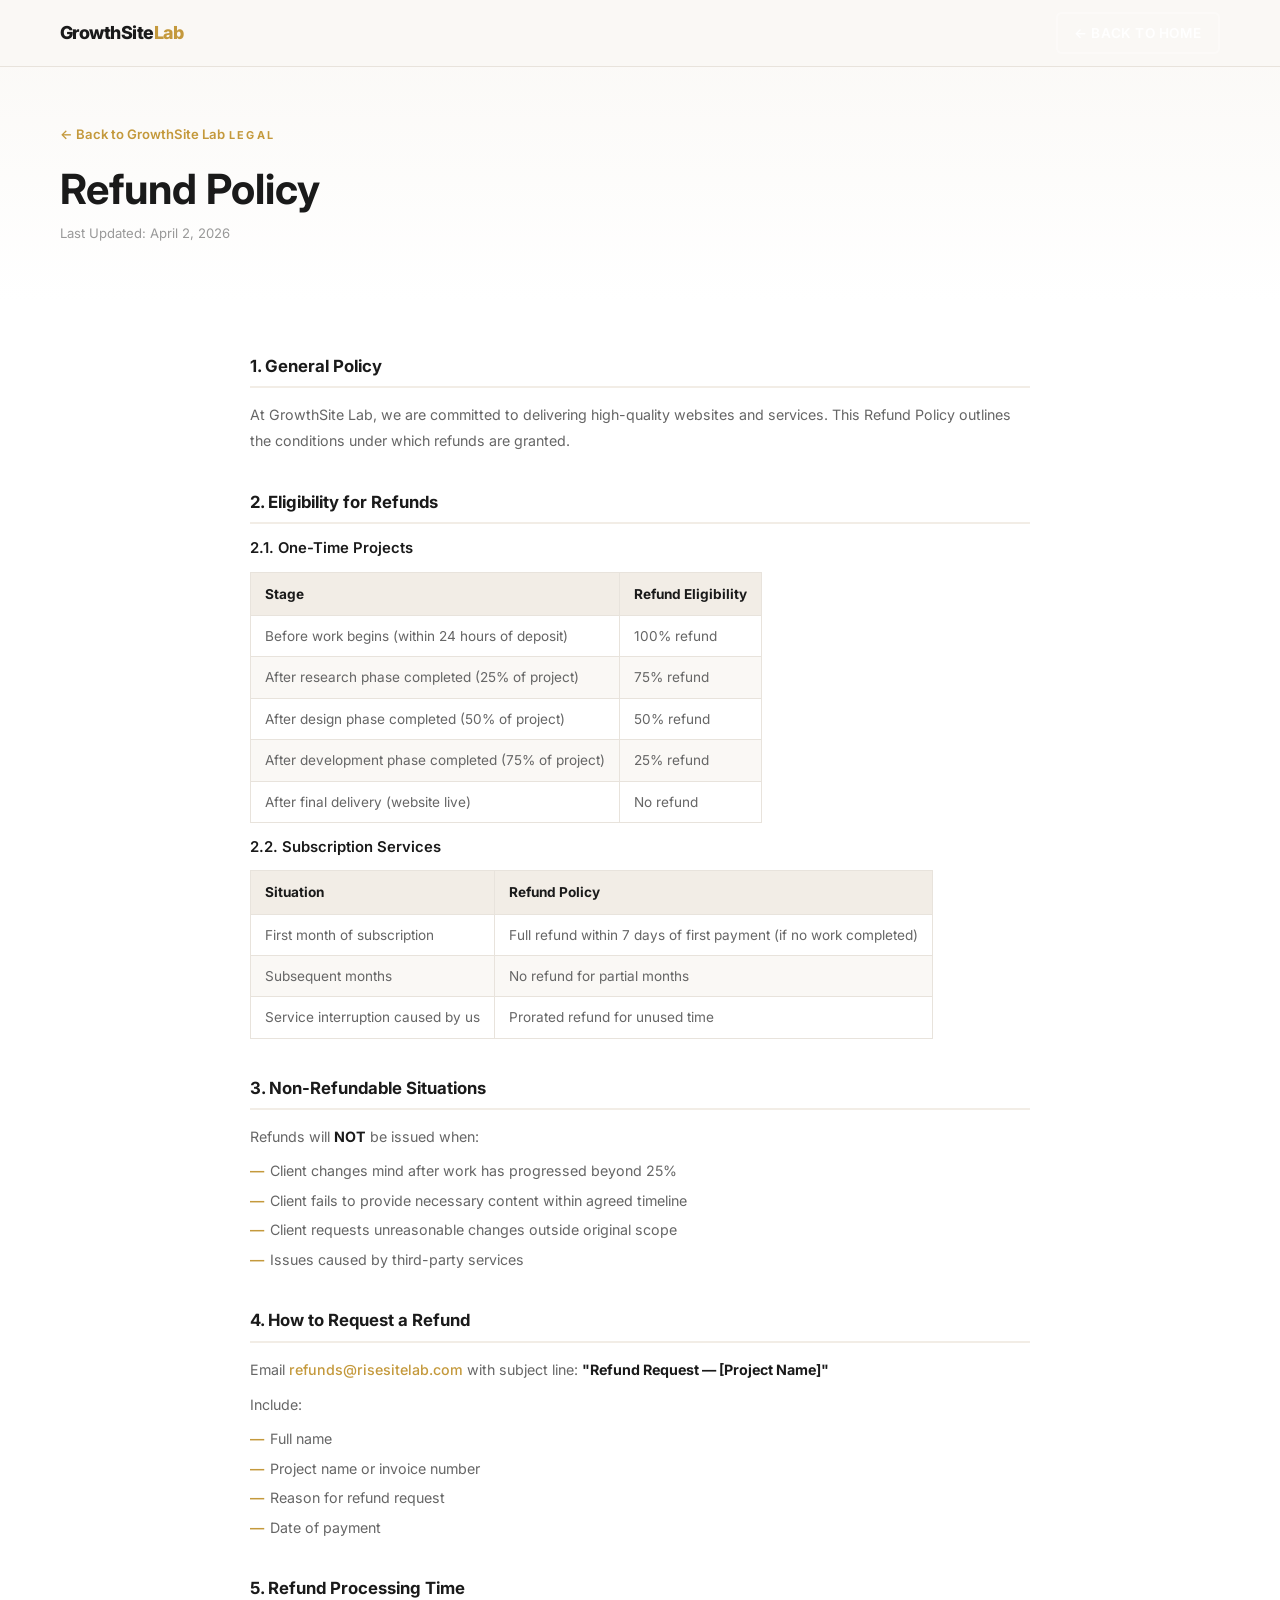
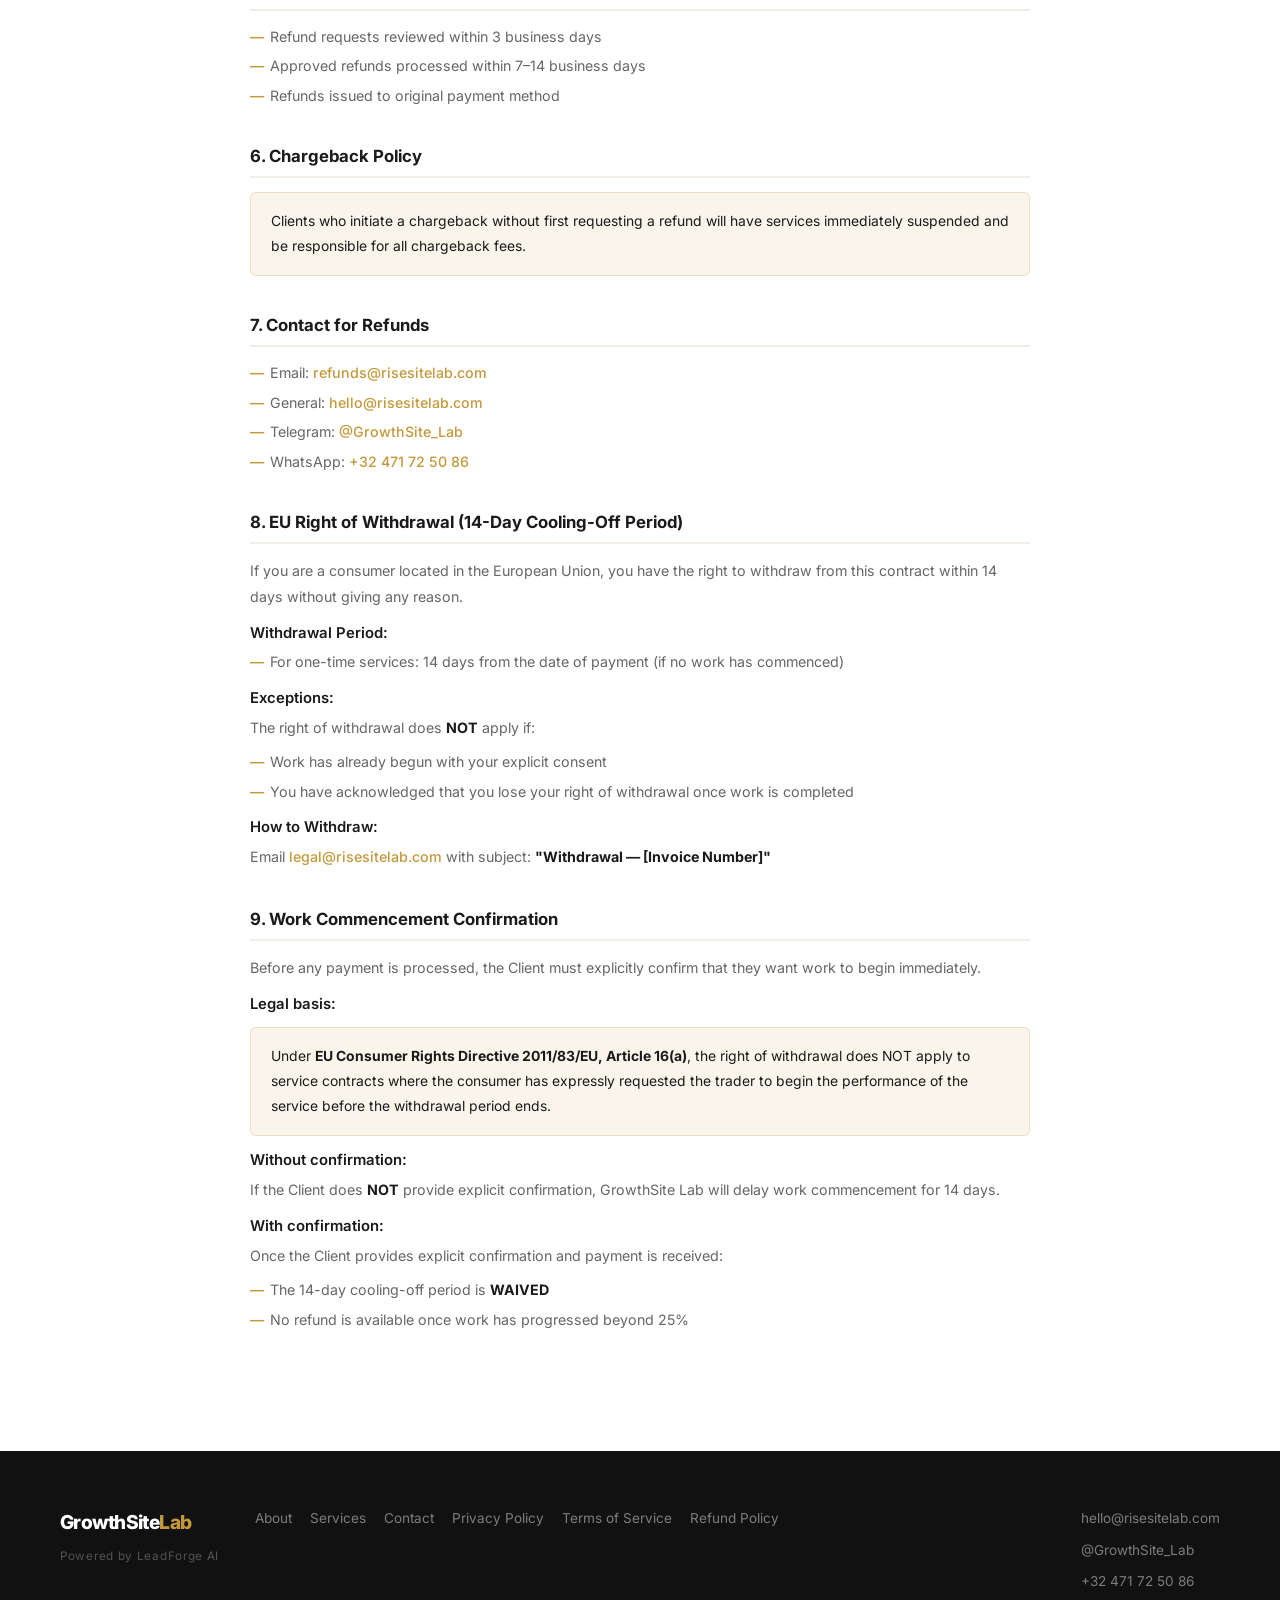
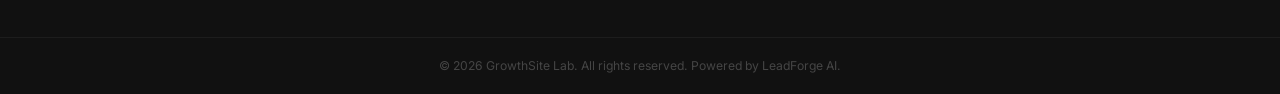
<file: growthsite-lab/refund.html>
<!DOCTYPE html>
<html lang="en">
<head>
  <meta charset="UTF-8">
  <meta name="viewport" content="width=device-width, initial-scale=1.0">
  <title>Refund Policy — GrowthSite Lab</title>
  <meta name="description" content="Refund Policy for GrowthSite Lab — conditions for refunds, EU withdrawal rights, and how to request a refund.">
  <meta name="robots" content="noindex, follow">
  <link rel="icon" href="data:image/svg+xml,<svg xmlns='http://www.w3.org/2000/svg' viewBox='0 0 32 32'><rect width='32' height='32' rx='6' fill='%23000'/><text x='50%25' y='68%25' text-anchor='middle' font-family='Inter,sans-serif' font-weight='800' font-size='13' fill='%23FFD700'>GL</text></svg>">
  <link rel="preconnect" href="https://fonts.googleapis.com">
  <link rel="preconnect" href="https://fonts.gstatic.com" crossorigin>
  <link href="https://fonts.googleapis.com/css2?family=Inter:wght@300;400;500;600;700;800&display=swap" rel="stylesheet">
  <link rel="stylesheet" href="css/style.css">
</head>
<body>

  <header class="header scrolled" id="header">
    <div class="container header__inner">
      <a href="index.html" class="logo" aria-label="GrowthSite Lab — Home">
        <span class="logo__text">GrowthSite<span class="logo__accent">Lab</span></span>
      </a>
      <nav aria-label="Page navigation">
        <a href="index.html" class="btn btn--ghost" style="font-size:0.85rem;padding:8px 16px;">← Back to Home</a>
      </nav>
    </div>
  </header>

  <div class="legal-hero">
    <div class="container">
      <a href="index.html" class="legal-hero__back">← Back to GrowthSite Lab</a>
      <span class="legal-hero__label">Legal</span>
      <h1>Refund Policy</h1>
      <p class="legal-hero__date">Last Updated: April 2, 2026</p>
    </div>
  </div>

  <div class="container">
    <div class="legal-content">

      <div class="legal-section">
        <h2>1. General Policy</h2>
        <p>At GrowthSite Lab, we are committed to delivering high-quality websites and services. This Refund Policy outlines the conditions under which refunds are granted.</p>
      </div>

      <div class="legal-section">
        <h2>2. Eligibility for Refunds</h2>
        <h3>2.1. One-Time Projects</h3>
        <table class="legal-table">
          <thead>
            <tr><th>Stage</th><th>Refund Eligibility</th></tr>
          </thead>
          <tbody>
            <tr><td>Before work begins (within 24 hours of deposit)</td><td>100% refund</td></tr>
            <tr><td>After research phase completed (25% of project)</td><td>75% refund</td></tr>
            <tr><td>After design phase completed (50% of project)</td><td>50% refund</td></tr>
            <tr><td>After development phase completed (75% of project)</td><td>25% refund</td></tr>
            <tr><td>After final delivery (website live)</td><td>No refund</td></tr>
          </tbody>
        </table>

        <h3>2.2. Subscription Services</h3>
        <table class="legal-table">
          <thead>
            <tr><th>Situation</th><th>Refund Policy</th></tr>
          </thead>
          <tbody>
            <tr><td>First month of subscription</td><td>Full refund within 7 days of first payment (if no work completed)</td></tr>
            <tr><td>Subsequent months</td><td>No refund for partial months</td></tr>
            <tr><td>Service interruption caused by us</td><td>Prorated refund for unused time</td></tr>
          </tbody>
        </table>
      </div>

      <div class="legal-section">
        <h2>3. Non-Refundable Situations</h2>
        <p>Refunds will <strong>NOT</strong> be issued when:</p>
        <ul>
          <li>Client changes mind after work has progressed beyond 25%</li>
          <li>Client fails to provide necessary content within agreed timeline</li>
          <li>Client requests unreasonable changes outside original scope</li>
          <li>Issues caused by third-party services</li>
        </ul>
      </div>

      <div class="legal-section">
        <h2>4. How to Request a Refund</h2>
        <p>Email <a href="mailto:refunds@risesitelab.com">refunds@risesitelab.com</a> with subject line: <strong>"Refund Request — [Project Name]"</strong></p>
        <p>Include:</p>
        <ul>
          <li>Full name</li>
          <li>Project name or invoice number</li>
          <li>Reason for refund request</li>
          <li>Date of payment</li>
        </ul>
      </div>

      <div class="legal-section">
        <h2>5. Refund Processing Time</h2>
        <ul>
          <li>Refund requests reviewed within 3 business days</li>
          <li>Approved refunds processed within 7–14 business days</li>
          <li>Refunds issued to original payment method</li>
        </ul>
      </div>

      <div class="legal-section">
        <h2>6. Chargeback Policy</h2>
        <div class="legal-alert">
          <p>Clients who initiate a chargeback without first requesting a refund will have services immediately suspended and be responsible for all chargeback fees.</p>
        </div>
      </div>

      <div class="legal-section">
        <h2>7. Contact for Refunds</h2>
        <ul>
          <li>Email: <a href="mailto:refunds@risesitelab.com">refunds@risesitelab.com</a></li>
          <li>General: <a href="mailto:hello@risesitelab.com">hello@risesitelab.com</a></li>
          <li>Telegram: <a href="https://t.me/GrowthSite_Lab" target="_blank" rel="noopener">@GrowthSite_Lab</a></li>
          <li>WhatsApp: <a href="https://wa.me/32471725086" target="_blank" rel="noopener">+32 471 72 50 86</a></li>
        </ul>
      </div>

      <div class="legal-section">
        <h2>8. EU Right of Withdrawal (14-Day Cooling-Off Period)</h2>
        <p>If you are a consumer located in the European Union, you have the right to withdraw from this contract within 14 days without giving any reason.</p>

        <h3>Withdrawal Period:</h3>
        <ul>
          <li>For one-time services: 14 days from the date of payment (if no work has commenced)</li>
        </ul>

        <h3>Exceptions:</h3>
        <p>The right of withdrawal does <strong>NOT</strong> apply if:</p>
        <ul>
          <li>Work has already begun with your explicit consent</li>
          <li>You have acknowledged that you lose your right of withdrawal once work is completed</li>
        </ul>

        <h3>How to Withdraw:</h3>
        <p>Email <a href="mailto:legal@risesitelab.com">legal@risesitelab.com</a> with subject: <strong>"Withdrawal — [Invoice Number]"</strong></p>
      </div>

      <div class="legal-section">
        <h2>9. Work Commencement Confirmation</h2>
        <p>Before any payment is processed, the Client must explicitly confirm that they want work to begin immediately.</p>

        <h3>Legal basis:</h3>
        <div class="legal-alert">
          <p>Under <strong>EU Consumer Rights Directive 2011/83/EU, Article 16(a)</strong>, the right of withdrawal does NOT apply to service contracts where the consumer has expressly requested the trader to begin the performance of the service before the withdrawal period ends.</p>
        </div>

        <h3>Without confirmation:</h3>
        <p>If the Client does <strong>NOT</strong> provide explicit confirmation, GrowthSite Lab will delay work commencement for 14 days.</p>

        <h3>With confirmation:</h3>
        <p>Once the Client provides explicit confirmation and payment is received:</p>
        <ul>
          <li>The 14-day cooling-off period is <strong>WAIVED</strong></li>
          <li>No refund is available once work has progressed beyond 25%</li>
        </ul>
      </div>

    </div>
  </div>

  <footer class="footer">
    <div class="container footer__inner">
      <div class="footer__brand">
        <a href="index.html" class="logo" aria-label="GrowthSite Lab — Home">
          <span class="logo__text">GrowthSite<span class="logo__accent">Lab</span></span>
        </a>
        <p class="footer__tagline">Powered by LeadForge AI</p>
      </div>
      <nav class="footer__nav" aria-label="Footer navigation">
        <a href="index.html#about">About</a>
        <a href="index.html#services">Services</a>
        <a href="index.html#contact">Contact</a>
        <a href="privacy.html">Privacy Policy</a>
        <a href="terms.html">Terms of Service</a>
        <a href="refund.html">Refund Policy</a>
      </nav>
      <div class="footer__contact">
        <a href="mailto:hello@risesitelab.com">hello@risesitelab.com</a>
        <a href="https://t.me/GrowthSite_Lab" target="_blank" rel="noopener">@GrowthSite_Lab</a>
        <a href="https://wa.me/32471725086" target="_blank" rel="noopener">+32 471 72 50 86</a>
      </div>
    </div>
    <div class="footer__bottom">
      <div class="container">
        <p>© 2026 GrowthSite Lab. All rights reserved. Powered by LeadForge AI.</p>
      </div>
    </div>
  </footer>

</body>
</html>
</file>
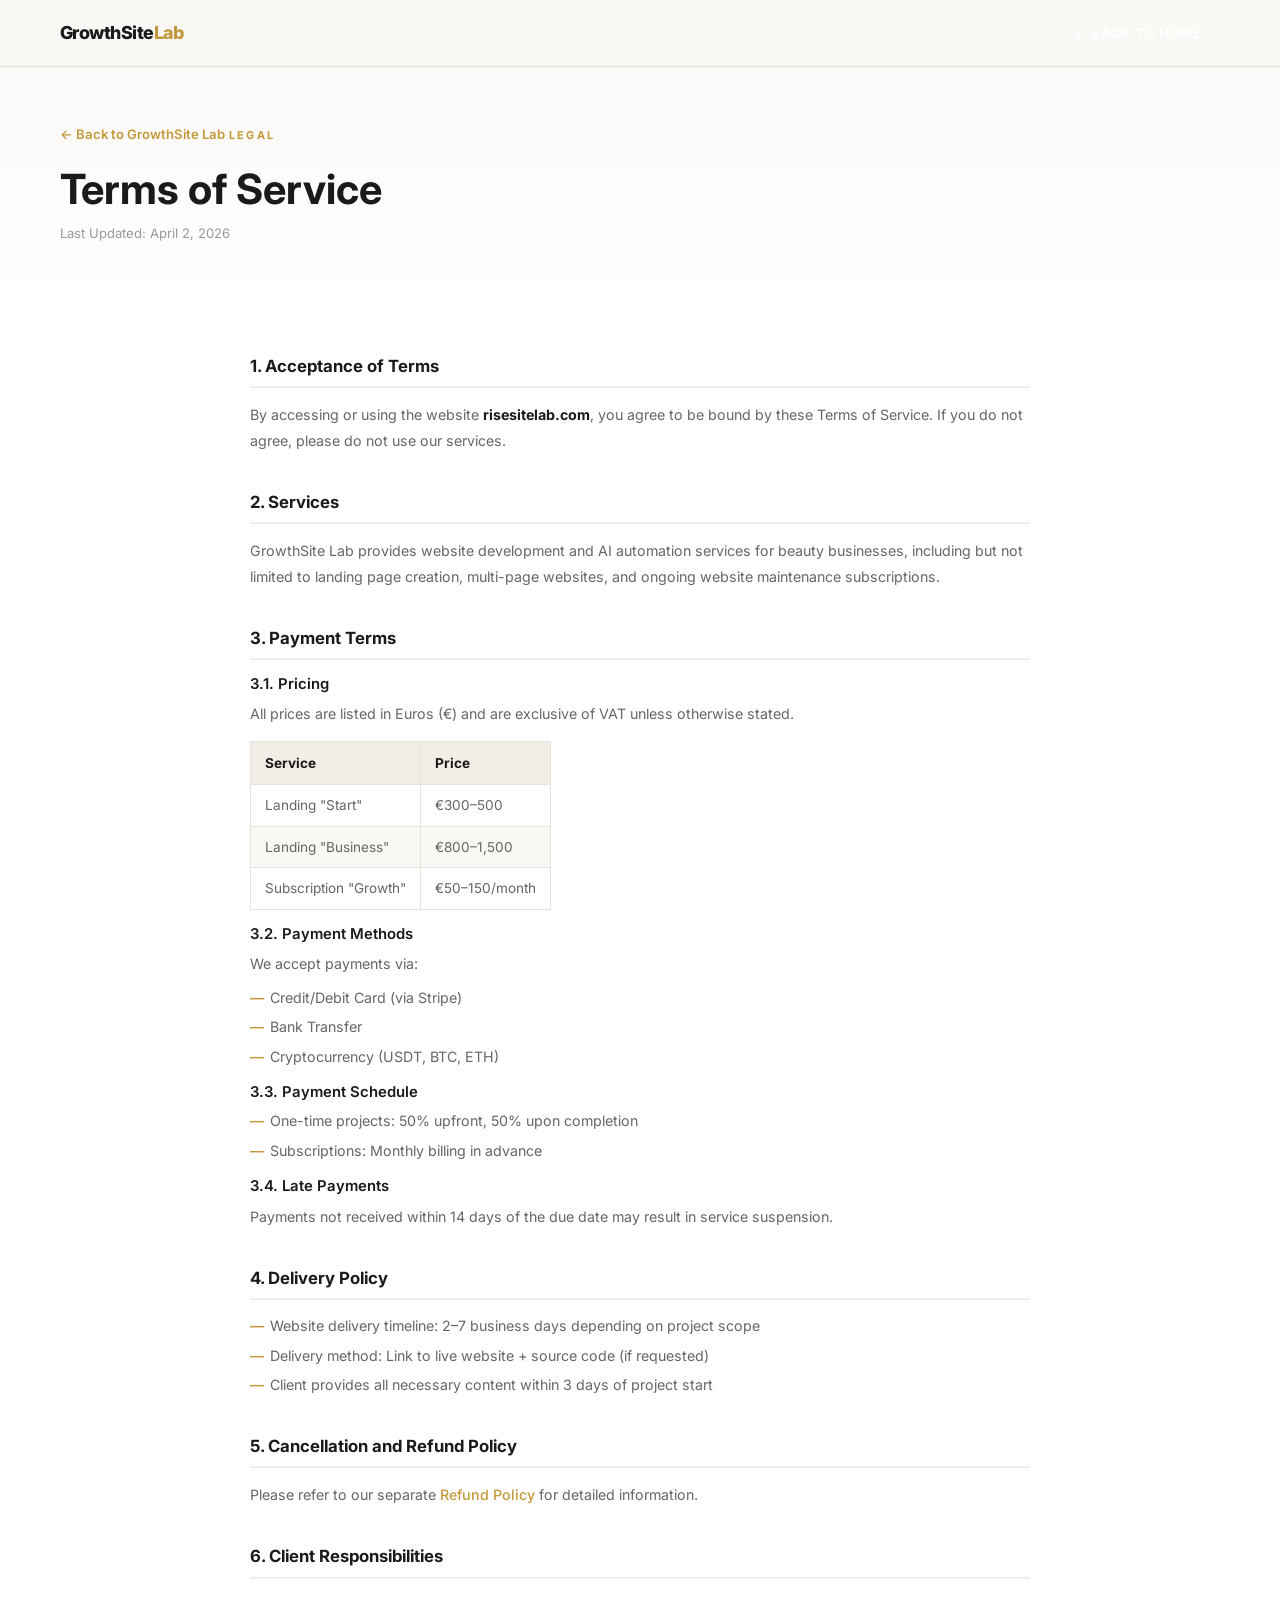
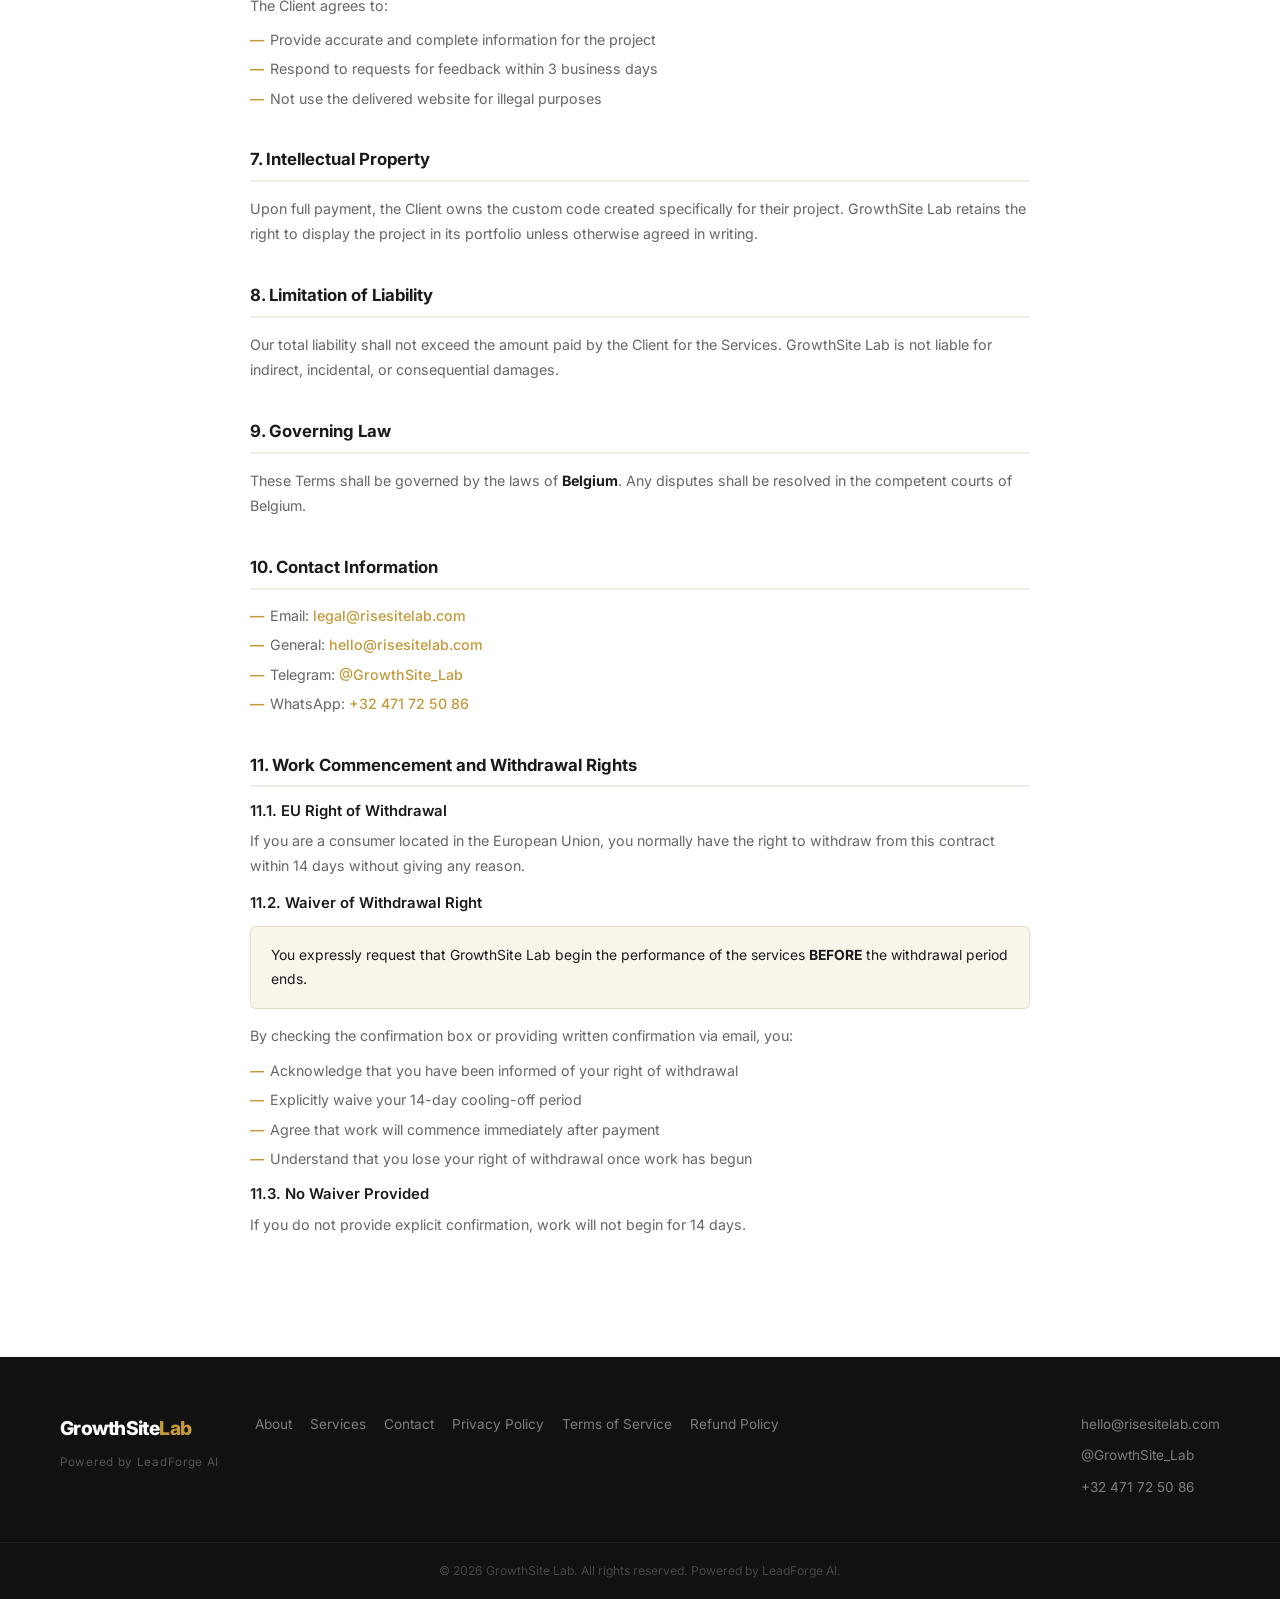
<file: growthsite-lab/terms.html>
<!DOCTYPE html>
<html lang="en">
<head>
  <meta charset="UTF-8">
  <meta name="viewport" content="width=device-width, initial-scale=1.0">
  <title>Terms of Service — GrowthSite Lab</title>
  <meta name="description" content="Terms of Service for GrowthSite Lab — website development and AI automation services.">
  <meta name="robots" content="noindex, follow">
  <link rel="icon" href="data:image/svg+xml,<svg xmlns='http://www.w3.org/2000/svg' viewBox='0 0 32 32'><rect width='32' height='32' rx='6' fill='%23000'/><text x='50%25' y='68%25' text-anchor='middle' font-family='Inter,sans-serif' font-weight='800' font-size='13' fill='%23FFD700'>GL</text></svg>">
  <link rel="preconnect" href="https://fonts.googleapis.com">
  <link rel="preconnect" href="https://fonts.gstatic.com" crossorigin>
  <link href="https://fonts.googleapis.com/css2?family=Inter:wght@300;400;500;600;700;800&display=swap" rel="stylesheet">
  <link rel="stylesheet" href="css/style.css">
</head>
<body>

  <header class="header scrolled" id="header">
    <div class="container header__inner">
      <a href="index.html" class="logo" aria-label="GrowthSite Lab — Home">
        <span class="logo__text">GrowthSite<span class="logo__accent">Lab</span></span>
      </a>
      <nav aria-label="Page navigation">
        <a href="index.html" class="btn btn--ghost" style="font-size:0.85rem;padding:8px 16px;">← Back to Home</a>
      </nav>
    </div>
  </header>

  <div class="legal-hero">
    <div class="container">
      <a href="index.html" class="legal-hero__back">← Back to GrowthSite Lab</a>
      <span class="legal-hero__label">Legal</span>
      <h1>Terms of Service</h1>
      <p class="legal-hero__date">Last Updated: April 2, 2026</p>
    </div>
  </div>

  <div class="container">
    <div class="legal-content">

      <div class="legal-section">
        <h2>1. Acceptance of Terms</h2>
        <p>By accessing or using the website <strong>risesitelab.com</strong>, you agree to be bound by these Terms of Service. If you do not agree, please do not use our services.</p>
      </div>

      <div class="legal-section">
        <h2>2. Services</h2>
        <p>GrowthSite Lab provides website development and AI automation services for beauty businesses, including but not limited to landing page creation, multi-page websites, and ongoing website maintenance subscriptions.</p>
      </div>

      <div class="legal-section">
        <h2>3. Payment Terms</h2>
        <h3>3.1. Pricing</h3>
        <p>All prices are listed in Euros (€) and are exclusive of VAT unless otherwise stated.</p>
        <table class="legal-table">
          <thead>
            <tr><th>Service</th><th>Price</th></tr>
          </thead>
          <tbody>
            <tr><td>Landing "Start"</td><td>€300–500</td></tr>
            <tr><td>Landing "Business"</td><td>€800–1,500</td></tr>
            <tr><td>Subscription "Growth"</td><td>€50–150/month</td></tr>
          </tbody>
        </table>
        <h3>3.2. Payment Methods</h3>
        <p>We accept payments via:</p>
        <ul>
          <li>Credit/Debit Card (via Stripe)</li>
          <li>Bank Transfer</li>
          <li>Cryptocurrency (USDT, BTC, ETH)</li>
        </ul>
        <h3>3.3. Payment Schedule</h3>
        <ul>
          <li>One-time projects: 50% upfront, 50% upon completion</li>
          <li>Subscriptions: Monthly billing in advance</li>
        </ul>
        <h3>3.4. Late Payments</h3>
        <p>Payments not received within 14 days of the due date may result in service suspension.</p>
      </div>

      <div class="legal-section">
        <h2>4. Delivery Policy</h2>
        <ul>
          <li>Website delivery timeline: 2–7 business days depending on project scope</li>
          <li>Delivery method: Link to live website + source code (if requested)</li>
          <li>Client provides all necessary content within 3 days of project start</li>
        </ul>
      </div>

      <div class="legal-section">
        <h2>5. Cancellation and Refund Policy</h2>
        <p>Please refer to our separate <a href="refund.html">Refund Policy</a> for detailed information.</p>
      </div>

      <div class="legal-section">
        <h2>6. Client Responsibilities</h2>
        <p>The Client agrees to:</p>
        <ul>
          <li>Provide accurate and complete information for the project</li>
          <li>Respond to requests for feedback within 3 business days</li>
          <li>Not use the delivered website for illegal purposes</li>
        </ul>
      </div>

      <div class="legal-section">
        <h2>7. Intellectual Property</h2>
        <p>Upon full payment, the Client owns the custom code created specifically for their project. GrowthSite Lab retains the right to display the project in its portfolio unless otherwise agreed in writing.</p>
      </div>

      <div class="legal-section">
        <h2>8. Limitation of Liability</h2>
        <p>Our total liability shall not exceed the amount paid by the Client for the Services. GrowthSite Lab is not liable for indirect, incidental, or consequential damages.</p>
      </div>

      <div class="legal-section">
        <h2>9. Governing Law</h2>
        <p>These Terms shall be governed by the laws of <strong>Belgium</strong>. Any disputes shall be resolved in the competent courts of Belgium.</p>
      </div>

      <div class="legal-section">
        <h2>10. Contact Information</h2>
        <ul>
          <li>Email: <a href="mailto:legal@risesitelab.com">legal@risesitelab.com</a></li>
          <li>General: <a href="mailto:hello@risesitelab.com">hello@risesitelab.com</a></li>
          <li>Telegram: <a href="https://t.me/GrowthSite_Lab" target="_blank" rel="noopener">@GrowthSite_Lab</a></li>
          <li>WhatsApp: <a href="https://wa.me/32471725086" target="_blank" rel="noopener">+32 471 72 50 86</a></li>
        </ul>
      </div>

      <div class="legal-section">
        <h2>11. Work Commencement and Withdrawal Rights</h2>

        <h3>11.1. EU Right of Withdrawal</h3>
        <p>If you are a consumer located in the European Union, you normally have the right to withdraw from this contract within 14 days without giving any reason.</p>

        <h3>11.2. Waiver of Withdrawal Right</h3>
        <div class="legal-alert">
          <p>You expressly request that GrowthSite Lab begin the performance of the services <strong>BEFORE</strong> the withdrawal period ends.</p>
        </div>
        <p>By checking the confirmation box or providing written confirmation via email, you:</p>
        <ul>
          <li>Acknowledge that you have been informed of your right of withdrawal</li>
          <li>Explicitly waive your 14-day cooling-off period</li>
          <li>Agree that work will commence immediately after payment</li>
          <li>Understand that you lose your right of withdrawal once work has begun</li>
        </ul>

        <h3>11.3. No Waiver Provided</h3>
        <p>If you do not provide explicit confirmation, work will not begin for 14 days.</p>
      </div>

    </div>
  </div>

  <footer class="footer">
    <div class="container footer__inner">
      <div class="footer__brand">
        <a href="index.html" class="logo" aria-label="GrowthSite Lab — Home">
          <span class="logo__text">GrowthSite<span class="logo__accent">Lab</span></span>
        </a>
        <p class="footer__tagline">Powered by LeadForge AI</p>
      </div>
      <nav class="footer__nav" aria-label="Footer navigation">
        <a href="index.html#about">About</a>
        <a href="index.html#services">Services</a>
        <a href="index.html#contact">Contact</a>
        <a href="privacy.html">Privacy Policy</a>
        <a href="terms.html">Terms of Service</a>
        <a href="refund.html">Refund Policy</a>
      </nav>
      <div class="footer__contact">
        <a href="mailto:hello@risesitelab.com">hello@risesitelab.com</a>
        <a href="https://t.me/GrowthSite_Lab" target="_blank" rel="noopener">@GrowthSite_Lab</a>
        <a href="https://wa.me/32471725086" target="_blank" rel="noopener">+32 471 72 50 86</a>
      </div>
    </div>
    <div class="footer__bottom">
      <div class="container">
        <p>© 2026 GrowthSite Lab. All rights reserved. Powered by LeadForge AI.</p>
      </div>
    </div>
  </footer>

</body>
</html>
</file>
<file: css/style.css>
/* =====================================================
   GROWTHSITE LAB — MAIN STYLESHEET
   risesitelab.com | Powered by LeadForge AI
   v2.0 — Light hero redesign
   ===================================================== */

/* ─── Variables ─────────────────────────────────────── */
:root {
  /* Brand palette */
  --black:         #000000;
  --white:         #ffffff;
  --gold:          #FFD700;
  --gold-hover:    #e5c200;
  --gold-dim:      rgba(255, 215, 0, 0.12);
  --gold-border:   rgba(255, 215, 0, 0.25);

  /* Purple palette (beauty + luxury) */
  --purple-deep:   #1B0B4E;
  --purple-mid:    #4A27A0;
  --purple-light:  #7B52D8;
  --purple-pale:   #EDE5FF;
  --purple-faint:  #F5F1FF;

  /* Hero gradient (light) */
  --hero-from:     #F5F1FF;
  --hero-mid:      #E8DFFF;
  --hero-to:       #D5C5FF;

  /* Dark sections */
  --bg-dark:       #120733;   /* deep purple, not pure black */
  --bg-section:    #f7f7f7;

  /* Text */
  --text-1:        #0a0a0a;
  --text-2:        #555555;
  --text-3:        #888888;
  --border:        #e5e5e5;

  /* Fonts / Layout */
  --font:          'Inter', -apple-system, BlinkMacSystemFont, 'Segoe UI', sans-serif;
  --radius:        8px;
  --radius-lg:     16px;
  --shadow:        0 4px 20px rgba(0, 0, 0, 0.07);
  --shadow-lg:     0 12px 48px rgba(0, 0, 0, 0.12);
  --transition:    all 0.28s ease;
  --container:     1200px;
  --section-v:     88px;
}

/* ─── Reset ─────────────────────────────────────────── */
*, *::before, *::after { box-sizing: border-box; margin: 0; padding: 0; }
html  { scroll-behavior: smooth; }
body  { font-family: var(--font); color: var(--text-1); background: var(--white); line-height: 1.65; -webkit-font-smoothing: antialiased; }
img   { max-width: 100%; height: auto; display: block; }
a     { text-decoration: none; color: inherit; transition: var(--transition); }
ul    { list-style: none; }
button, input, textarea { font-family: var(--font); }
button { cursor: pointer; border: none; background: none; }
textarea { resize: vertical; }

/* ─── Container ─────────────────────────────────────── */
.container { max-width: var(--container); margin: 0 auto; padding: 0 20px; }

/* ─── Typography ────────────────────────────────────── */
h1, h2, h3 { line-height: 1.18; font-weight: 700; }
h1 { font-size: clamp(2.1rem, 5.5vw, 3.6rem); }
h2 { font-size: clamp(1.75rem, 3.8vw, 2.7rem); }
h3 { font-size: clamp(1rem, 2vw, 1.2rem); font-weight: 600; }
p  { color: var(--text-2); }

.text-gold   { color: var(--gold); }
.text-purple { color: var(--purple-mid); }

/* ─── Buttons ───────────────────────────────────────── */
.btn {
  display: inline-flex;
  align-items: center;
  justify-content: center;
  gap: 8px;
  padding: 13px 30px;
  border-radius: var(--radius);
  font-size: 0.92rem;
  font-weight: 600;
  letter-spacing: 0.015em;
  white-space: nowrap;
  transition: var(--transition);
}

/* Gold filled — primary */
.btn--primary {
  background: var(--gold);
  color: var(--black);
  border: 2px solid var(--gold);
}
.btn--primary:hover {
  background: var(--gold-hover);
  border-color: var(--gold-hover);
  transform: translateY(-2px);
  box-shadow: 0 8px 28px rgba(255, 215, 0, 0.35);
}

/* Dark purple outline — on light backgrounds (hero) */
.btn--outline {
  background: transparent;
  color: var(--purple-deep);
  border: 2px solid rgba(27, 11, 78, 0.25);
}
.btn--outline:hover {
  border-color: var(--purple-mid);
  background: rgba(74, 39, 160, 0.06);
  color: var(--purple-mid);
}

/* White ghost — for dark section backgrounds */
.btn--ghost {
  background: transparent;
  color: var(--white);
  border: 2px solid rgba(255, 255, 255, 0.3);
}
.btn--ghost:hover {
  border-color: var(--gold);
  color: var(--gold);
}

/* Neutral border — light card backgrounds */
.btn--border {
  background: transparent;
  color: var(--text-1);
  border: 2px solid var(--border);
}
.btn--border:hover {
  border-color: var(--purple-mid);
  background: rgba(74, 39, 160, 0.04);
  color: var(--purple-deep);
}

.btn--full { width: 100%; }

/* ─── Section base ──────────────────────────────────── */
.section { padding: var(--section-v) 0; }
.section__header { text-align: center; margin-bottom: 56px; }
.section__label {
  display: inline-block;
  font-size: 0.75rem;
  font-weight: 700;
  letter-spacing: 0.18em;
  text-transform: uppercase;
  color: var(--purple-mid);
  margin-bottom: 14px;
}
.section__title  { margin-bottom: 14px; }
.section__subtitle {
  max-width: 580px;
  margin: 0 auto;
  color: var(--text-2);
  font-size: 1.02rem;
}

/* =====================================================
   HEADER
   ===================================================== */
.header {
  position: fixed;
  top: 0; left: 0; right: 0;
  z-index: 200;
  padding: 18px 0;
  transition: background 0.3s ease, padding 0.3s ease, border-color 0.3s ease;
  border-bottom: 1px solid transparent;
}

/* Default: transparent over light hero — dark text */
.header .logo__text { color: var(--purple-deep); }
.header .logo__accent { color: var(--purple-mid); }
.header .nav__link { color: rgba(27, 11, 78, 0.65); }
.header .nav__link:hover { color: var(--purple-mid); }
.header .nav__cta {
  background: var(--purple-mid);
  color: var(--white);
  font-weight: 600;
  padding: 8px 18px;
}
.header .nav__cta:hover { background: var(--purple-deep); color: var(--white); }
.header .burger span { background: var(--purple-deep); }

/* Scrolled: dark purple background — white text */
.header.scrolled {
  background: rgba(18, 7, 51, 0.95);
  backdrop-filter: blur(12px);
  -webkit-backdrop-filter: blur(12px);
  padding: 10px 0;
  border-color: rgba(255, 215, 0, 0.08);
}
.header.scrolled .logo__text  { color: var(--white); }
.header.scrolled .logo__accent { color: var(--gold); }
.header.scrolled .nav__link   { color: rgba(255, 255, 255, 0.75); }
.header.scrolled .nav__link:hover { color: var(--gold); }
.header.scrolled .nav__cta    { background: var(--gold); color: var(--black); }
.header.scrolled .nav__cta:hover { background: var(--gold-hover); }
.header.scrolled .burger span  { background: var(--white); }

.header__inner {
  display: flex;
  align-items: center;
  justify-content: space-between;
}

.logo__text {
  font-size: 1.18rem;
  font-weight: 800;
  letter-spacing: -0.03em;
  transition: var(--transition);
}

/* Desktop nav */
.nav__list {
  display: none;
  align-items: center;
  gap: 4px;
}
.nav__link {
  font-size: 0.88rem;
  font-weight: 500;
  padding: 8px 14px;
  border-radius: var(--radius);
  transition: var(--transition);
}

.burger {
  display: flex;
  flex-direction: column;
  justify-content: center;
  gap: 5px;
  width: 36px;
  height: 36px;
  padding: 4px;
}
.burger span {
  display: block;
  width: 22px;
  height: 2px;
  border-radius: 2px;
  transition: var(--transition);
}
.burger.is-open span:nth-child(1) { transform: translateY(7px) rotate(45deg); }
.burger.is-open span:nth-child(2) { opacity: 0; transform: scaleX(0); }
.burger.is-open span:nth-child(3) { transform: translateY(-7px) rotate(-45deg); }

/* Mobile nav overlay */
.nav.is-open {
  position: fixed;
  top: 0; left: 0; right: 0; bottom: 0;
  background: rgba(18, 7, 51, 0.98);
  display: flex;
  align-items: center;
  justify-content: center;
  z-index: 199;
}
.nav.is-open .nav__list {
  display: flex;
  flex-direction: column;
  align-items: center;
  gap: 8px;
}
.nav.is-open .nav__link {
  font-size: 1.2rem;
  padding: 14px 32px;
  width: 100%;
  text-align: center;
  border-radius: var(--radius);
  color: rgba(255,255,255,0.8) !important;
}
.nav.is-open .nav__link:hover { color: var(--gold) !important; }
.nav.is-open .nav__cta {
  margin-top: 8px;
  background: var(--gold) !important;
  color: var(--black) !important;
}

@media (min-width: 768px) {
  .nav__list { display: flex; }
  .burger { display: none; }
  .nav.is-open { position: static; background: none; display: block; }
  .nav.is-open .nav__list {
    flex-direction: row;
    align-items: center;
    gap: 4px;
  }
  .nav.is-open .nav__link {
    font-size: 0.88rem !important;
    padding: 8px 14px !important;
  }
}

/* =====================================================
   HERO  — Light lavender gradient (beauty palette)
   ===================================================== */
.hero {
  min-height: 100vh;
  background: linear-gradient(145deg, var(--hero-from) 0%, var(--hero-mid) 50%, var(--hero-to) 100%);
  /* Subtle dot pattern in purple */
  background-image:
    radial-gradient(circle, rgba(74, 39, 160, 0.06) 1px, transparent 1px),
    linear-gradient(145deg, var(--hero-from) 0%, var(--hero-mid) 50%, var(--hero-to) 100%);
  background-size: 32px 32px, 100% 100%;
  display: flex;
  align-items: center;
  padding: 120px 0 80px;
}

.hero__inner { width: 100%; }
.hero__content { max-width: 720px; }

.hero__badge {
  display: inline-flex;
  align-items: center;
  gap: 6px;
  background: rgba(74, 39, 160, 0.08);
  border: 1px solid rgba(74, 39, 160, 0.18);
  color: var(--purple-mid);
  font-size: 0.72rem;
  font-weight: 700;
  letter-spacing: 0.14em;
  text-transform: uppercase;
  padding: 5px 14px;
  border-radius: 100px;
  margin-bottom: 24px;
}
.hero__badge::before {
  content: '⚡';
  font-size: 0.85rem;
}

.hero__title {
  color: var(--purple-deep);
  margin-bottom: 22px;
}

.hero__title .text-gold {
  color: var(--purple-mid);   /* On light bg, purple looks better than gold */
  position: relative;
}
/* Decorative underline under gold/purple text in hero */
.hero__title .text-gold::after {
  content: '';
  position: absolute;
  left: 0; bottom: -4px;
  width: 100%;
  height: 3px;
  background: linear-gradient(90deg, var(--gold) 0%, var(--purple-light) 100%);
  border-radius: 2px;
}

.hero__subtitle {
  font-size: 1.1rem;
  color: rgba(27, 11, 78, 0.68);
  margin-bottom: 36px;
  max-width: 560px;
  line-height: 1.7;
}

.hero__actions {
  display: flex;
  gap: 14px;
  flex-wrap: wrap;
  margin-bottom: 56px;
}

.hero__stats {
  display: flex;
  gap: 40px;
  flex-wrap: wrap;
  padding-top: 32px;
  border-top: 1px solid rgba(27, 11, 78, 0.1);
}
.stat__number {
  display: block;
  font-size: 2.1rem;
  font-weight: 800;
  color: var(--purple-mid);
  line-height: 1;
  margin-bottom: 5px;
}
.stat__label {
  font-size: 0.75rem;
  color: rgba(27, 11, 78, 0.45);
  text-transform: uppercase;
  letter-spacing: 0.1em;
}

/* =====================================================
   ABOUT
   ===================================================== */
.about { background: var(--white); }

.about__grid {
  display: grid;
  gap: 56px;
  align-items: start;
}

.about__lead {
  font-size: 1.05rem;
  color: var(--text-1);
  line-height: 1.75;
  margin-bottom: 32px;
}

.about__values { display: flex; flex-direction: column; gap: 22px; }

.value-item { display: flex; align-items: flex-start; gap: 14px; }
.value-item__icon {
  font-size: 1.1rem;
  color: var(--purple-mid);
  flex-shrink: 0;
  margin-top: 3px;
  line-height: 1;
}
.value-item strong {
  display: block;
  font-weight: 600;
  color: var(--text-1);
  margin-bottom: 4px;
  font-size: 0.97rem;
}
.value-item p { font-size: 0.88rem; margin: 0; line-height: 1.6; }

/* Tech card */
.tech-card {
  background: var(--bg-dark);
  border: 1px solid rgba(255, 215, 0, 0.18);
  border-radius: var(--radius-lg);
  padding: 32px;
}
.tech-card__header {
  display: flex;
  align-items: center;
  gap: 12px;
  margin-bottom: 14px;
}
.tech-card__icon { font-size: 1.4rem; color: var(--gold); }
.tech-card__header h3 { color: var(--white); font-size: 1.2rem; }
.tech-card > p { color: rgba(255, 255, 255, 0.55); font-size: 0.9rem; margin-bottom: 22px; }
.tech-card__list { display: flex; flex-direction: column; gap: 10px; }
.tech-card__list li {
  color: rgba(255, 255, 255, 0.75);
  font-size: 0.88rem;
  padding-left: 22px;
  position: relative;
  line-height: 1.5;
}
.tech-card__list li::before {
  content: '→';
  position: absolute; left: 0;
  color: var(--gold);
  font-weight: 600;
}

@media (min-width: 1024px) {
  .about__grid { grid-template-columns: 1fr 1fr; }
}

/* =====================================================
   SERVICES
   ===================================================== */
.services { background: var(--bg-section); }

.services__grid { display: grid; gap: 22px; }

.service-card {
  background: var(--white);
  border: 1.5px solid var(--border);
  border-radius: var(--radius-lg);
  padding: 30px;
  position: relative;
  transition: var(--transition);
  display: flex;
  flex-direction: column;
}
.service-card:hover {
  border-color: var(--purple-mid);
  box-shadow: var(--shadow-lg);
  transform: translateY(-4px);
}

/* Featured card */
.service-card--featured {
  background: var(--bg-dark);
  border-color: var(--gold);
}
.service-card--featured:hover { transform: translateY(-4px); border-color: var(--gold); }
.service-card--featured h3    { color: var(--white); }
.service-card--featured p     { color: rgba(255,255,255,0.55); }
.service-card--featured .price__amount { color: var(--white); }
.service-card--featured .price__range  { color: rgba(255,255,255,0.4); }
.service-card--featured .service-card__features li { color: rgba(255,255,255,0.75); }
.service-card--featured .service-card__features li::before { color: var(--gold); }
.service-card--featured .service-card__tag { color: var(--gold); }

.service-card__badge {
  position: absolute;
  top: -13px; left: 24px;
  background: var(--gold);
  color: var(--black);
  font-size: 0.7rem;
  font-weight: 800;
  letter-spacing: 0.07em;
  text-transform: uppercase;
  padding: 4px 12px;
  border-radius: 100px;
}

.service-card__tag {
  display: inline-block;
  font-size: 0.7rem;
  font-weight: 700;
  letter-spacing: 0.14em;
  text-transform: uppercase;
  color: var(--purple-mid);
  margin-bottom: 10px;
}

.service-card__price {
  display: flex;
  align-items: baseline;
  gap: 4px;
  margin-bottom: 8px;
}
.price__amount {
  font-size: 2.3rem;
  font-weight: 800;
  color: var(--text-1);
  line-height: 1;
}
.price__range { color: var(--text-3); font-size: 0.95rem; }

.service-card__header h3 { margin-bottom: 8px; }
.service-card__header p  { font-size: 0.88rem; margin-bottom: 22px; }

.service-card__features {
  display: flex;
  flex-direction: column;
  gap: 8px;
  margin-bottom: 26px;
  flex: 1;
}
.service-card__features li {
  font-size: 0.87rem;
  color: var(--text-2);
  padding-left: 20px;
  position: relative;
  line-height: 1.5;
}
.service-card__features li::before {
  content: '✓';
  position: absolute; left: 0;
  color: var(--purple-mid);
  font-weight: 700;
}

@media (min-width: 768px)  { .services__grid { grid-template-columns: 1fr 1fr; } }
@media (min-width: 1100px) { .services__grid { grid-template-columns: repeat(3, 1fr); } }

/* =====================================================
   PORTFOLIO
   ===================================================== */
.portfolio { background: var(--white); }

.portfolio__grid { display: grid; gap: 22px; }

.portfolio-card {
  border: 1.5px solid var(--border);
  border-radius: var(--radius-lg);
  overflow: hidden;
  transition: var(--transition);
}
.portfolio-card:hover {
  border-color: var(--purple-mid);
  box-shadow: var(--shadow-lg);
  transform: translateY(-4px);
}

.portfolio-card__preview {
  height: 210px;
  position: relative;
  overflow: hidden;
}
.portfolio-card__preview--1 { background: linear-gradient(135deg, #c084fc 0%, #7c3aed 100%); }
.portfolio-card__preview--2 { background: linear-gradient(135deg, #f9a8d4 0%, #db2777 100%); }
.portfolio-card__preview--3 { background: linear-gradient(135deg, #67e8f9 0%, #0284c7 100%); }

.portfolio-card__overlay {
  position: absolute;
  inset: 0;
  background: rgba(0,0,0,0.2);
  display: flex;
  align-items: flex-end;
  padding: 16px;
}
.portfolio-card__overlay span {
  background: rgba(0,0,0,0.5);
  color: var(--white);
  font-size: 0.72rem;
  font-weight: 700;
  letter-spacing: 0.12em;
  text-transform: uppercase;
  padding: 4px 10px;
  border-radius: 100px;
  border: 1px solid rgba(255,255,255,0.2);
}

.portfolio-card__info { padding: 22px 24px; }
.portfolio-card__niche {
  font-size: 0.72rem;
  color: var(--text-3);
  text-transform: uppercase;
  letter-spacing: 0.1em;
  display: block;
  margin-bottom: 6px;
}
.portfolio-card__info h3 { margin-bottom: 8px; }
.portfolio-card__info p  { font-size: 0.87rem; margin-bottom: 14px; }
.portfolio-card__link {
  font-size: 0.87rem;
  font-weight: 600;
  color: var(--purple-mid);
}
.portfolio-card__link:hover { color: var(--purple-deep); text-decoration: underline; }

@media (min-width: 768px)  { .portfolio__grid { grid-template-columns: 1fr 1fr; } }
@media (min-width: 1024px) { .portfolio__grid { grid-template-columns: repeat(3, 1fr); } }

/* =====================================================
   PROCESS  — Deep purple dark section
   ===================================================== */
.process { background: var(--bg-dark); }
.process .section__title  { color: var(--white); }
.process .section__label  { color: var(--gold); }

.process__steps {
  max-width: 780px;
  margin: 0 auto;
}
.process-step {
  display: grid;
  grid-template-columns: 58px 1fr;
  gap: 20px;
  align-items: start;
  padding: 28px 0;
  border-bottom: 1px solid rgba(255,255,255,0.05);
}
.process-step:last-child { border-bottom: none; }

.process-step__number {
  font-size: 2.4rem;
  font-weight: 800;
  color: var(--gold);
  line-height: 1;
  letter-spacing: -0.02em;
}
.process-step__content h3 { color: var(--white); margin-bottom: 7px; }
.process-step__content p  { color: rgba(255,255,255,0.55); font-size: 0.92rem; line-height: 1.7; }

/* =====================================================
   CONTACT
   ===================================================== */
.contact { background: var(--white); }

.contact__grid { display: grid; gap: 48px; }

.contact__info { display: flex; flex-direction: column; gap: 6px; }

.contact-item {
  display: flex;
  align-items: center;
  gap: 14px;
  padding: 14px 16px;
  border-radius: var(--radius);
  transition: var(--transition);
  border: 1.5px solid transparent;
}
.contact-item:hover {
  background: var(--purple-faint);
  border-color: rgba(74, 39, 160, 0.12);
}
.contact-item__icon {
  width: 42px;
  height: 42px;
  flex-shrink: 0;
  display: flex;
  align-items: center;
  justify-content: center;
  background: rgba(74, 39, 160, 0.08);
  border: 1px solid rgba(74, 39, 160, 0.15);
  border-radius: var(--radius);
  font-size: 1rem;
  color: var(--purple-mid);
}
.contact-item strong {
  display: block;
  font-size: 0.75rem;
  font-weight: 600;
  letter-spacing: 0.08em;
  text-transform: uppercase;
  color: var(--text-3);
  margin-bottom: 2px;
}
.contact-item span { font-size: 0.92rem; color: var(--text-1); font-weight: 500; }

.contact__promise {
  margin-top: 16px;
  padding: 18px 20px;
  background: var(--purple-faint);
  border-radius: var(--radius);
  border-left: 3px solid var(--purple-mid);
}
.contact__promise p { font-size: 0.87rem; font-style: italic; color: var(--text-2); }

/* Form */
.contact-form { display: flex; flex-direction: column; gap: 18px; }

.form-row { display: grid; gap: 18px; }
@media (min-width: 600px) { .form-row { grid-template-columns: 1fr 1fr; } }

.form-group { display: flex; flex-direction: column; gap: 5px; }
.form-group label { font-size: 0.84rem; font-weight: 600; color: var(--text-1); }
.required { color: var(--purple-mid); }

.form-group input,
.form-group textarea {
  padding: 11px 15px;
  border: 1.5px solid var(--border);
  border-radius: var(--radius);
  font-size: 0.93rem;
  color: var(--text-1);
  background: var(--white);
  transition: border-color 0.2s ease, box-shadow 0.2s ease;
  width: 100%;
}
.form-group input::placeholder,
.form-group textarea::placeholder { color: #bbb; }
.form-group input:focus,
.form-group textarea:focus {
  outline: none;
  border-color: var(--purple-mid);
  box-shadow: 0 0 0 3px rgba(74, 39, 160, 0.1);
}
.form-group input.is-error,
.form-group textarea.is-error { border-color: #e74c3c; }

.form-error { font-size: 0.78rem; color: #e74c3c; min-height: 17px; }

/* Consent fieldset */
.form-consent {
  border: 1.5px solid rgba(74, 39, 160, 0.2);
  border-radius: var(--radius);
  padding: 18px 20px;
  background: var(--purple-faint);
}
.form-consent legend {
  font-size: 0.78rem;
  font-weight: 700;
  letter-spacing: 0.1em;
  text-transform: uppercase;
  color: var(--purple-mid);
  padding: 0 6px;
}
.form-consent .consent-row {
  display: flex;
  align-items: flex-start;
  gap: 10px;
  margin-top: 12px;
}
.form-consent input[type="checkbox"] {
  width: 17px;
  height: 17px;
  flex-shrink: 0;
  margin-top: 3px;
  accent-color: var(--purple-mid);
  cursor: pointer;
  border: 1.5px solid var(--border);
  border-radius: 3px;
}
.form-consent .consent-text {
  font-size: 0.87rem;
  color: var(--text-1);
  line-height: 1.5;
}
.form-consent .consent-text strong { color: var(--purple-deep); }
.form-consent .small-text {
  font-size: 0.78rem;
  color: var(--text-3);
  line-height: 1.55;
  margin-top: 9px;
}
.form-consent .small-text a {
  color: var(--purple-mid);
  font-weight: 600;
}
.form-consent .small-text a:hover { text-decoration: underline; }
.form-consent .form-error { margin-top: 6px; min-height: auto; }

.form-feedback {
  display: none;
  padding: 13px 16px;
  border-radius: var(--radius);
  font-size: 0.88rem;
  font-weight: 500;
  text-align: center;
}
.form-feedback.is-visible { display: block; }
.form-feedback--success { background: #ede5ff; color: var(--purple-deep); }
.form-feedback--error   { background: #f8d7da; color: #721c24; }

@media (min-width: 1024px) {
  .contact__grid { grid-template-columns: 1fr 1.6fr; align-items: start; }
}

/* =====================================================
   COMPANY RULES
   ===================================================== */
.rules { background: var(--bg-section); }
.rules__grid { display: grid; gap: 20px; }

.rule-card {
  background: var(--white);
  border: 1.5px solid var(--border);
  border-radius: var(--radius-lg);
  padding: 26px 28px;
  transition: var(--transition);
}
.rule-card:hover { border-color: var(--purple-mid); box-shadow: var(--shadow); }
.rule-card__number {
  display: inline-block;
  font-size: 0.7rem;
  font-weight: 800;
  letter-spacing: 0.14em;
  color: var(--purple-mid);
  text-transform: uppercase;
  margin-bottom: 10px;
}
.rule-card h3 { margin-bottom: 8px; font-size: 1rem; }
.rule-card p  { font-size: 0.87rem; line-height: 1.65; }

@media (min-width: 640px)  { .rules__grid { grid-template-columns: 1fr 1fr; } }
@media (min-width: 1024px) { .rules__grid { grid-template-columns: repeat(3, 1fr); } }

/* =====================================================
   PRIVACY (inline section on index.html)
   ===================================================== */
.privacy { background: var(--white); }
.privacy__content {
  max-width: 780px;
  margin: 0 auto;
  display: flex;
  flex-direction: column;
  gap: 28px;
}
.privacy__block h3 {
  font-size: 0.97rem;
  font-weight: 700;
  color: var(--text-1);
  margin-bottom: 9px;
}
.privacy__block p { font-size: 0.88rem; line-height: 1.75; color: var(--text-2); }
.privacy__block p + p { margin-top: 7px; }
.privacy__block a { color: var(--purple-mid); font-weight: 500; }
.privacy__block a:hover { text-decoration: underline; }

/* =====================================================
   FOOTER
   ===================================================== */
.footer { background: var(--bg-dark); padding: 52px 0 0; }

.footer__inner {
  display: grid;
  gap: 36px;
  padding-bottom: 44px;
}

.footer__brand .logo__text  { color: var(--white) !important; font-size: 1.25rem; }
.footer__brand .logo__accent { color: var(--gold) !important; }
.footer__tagline {
  font-size: 0.75rem;
  color: rgba(255,255,255,0.3);
  margin-top: 8px;
  letter-spacing: 0.05em;
}

.footer__nav {
  display: flex;
  flex-wrap: wrap;
  gap: 8px 20px;
  align-content: start;
}
.footer__nav a { font-size: 0.87rem; color: rgba(255,255,255,0.5); }
.footer__nav a:hover { color: var(--gold); }

.footer__contact { display: flex; flex-direction: column; gap: 10px; }
.footer__contact a { font-size: 0.87rem; color: rgba(255,255,255,0.5); }
.footer__contact a:hover { color: var(--gold); }

.footer__bottom {
  border-top: 1px solid rgba(255,255,255,0.05);
  padding: 18px 0;
}
.footer__bottom p {
  font-size: 0.78rem;
  color: rgba(255,255,255,0.25);
  text-align: center;
}

@media (min-width: 768px) {
  .footer__inner { grid-template-columns: auto 1fr auto; align-items: start; }
}

/* =====================================================
   LEGAL PAGES  (privacy.html, terms.html, refund.html)
   ===================================================== */
.legal-hero {
  background: linear-gradient(145deg, var(--hero-from) 0%, var(--hero-mid) 60%, var(--hero-to) 100%);
  padding: 120px 0 56px;
}
.legal-hero__back {
  display: inline-flex;
  align-items: center;
  gap: 6px;
  font-size: 0.83rem;
  font-weight: 600;
  color: var(--purple-mid);
  margin-bottom: 20px;
  transition: var(--transition);
}
.legal-hero__back:hover { color: var(--purple-deep); }
.legal-hero__label {
  display: inline-block;
  font-size: 0.72rem;
  font-weight: 700;
  letter-spacing: 0.16em;
  text-transform: uppercase;
  color: var(--purple-mid);
  margin-bottom: 12px;
}
.legal-hero h1 {
  color: var(--purple-deep);
  font-size: clamp(1.8rem, 4vw, 2.8rem);
  margin-bottom: 10px;
}
.legal-hero__date {
  font-size: 0.82rem;
  color: rgba(27, 11, 78, 0.5);
}

.legal-content {
  max-width: 820px;
  margin: 0 auto;
  padding: 56px 20px 80px;
}
.legal-section {
  margin-bottom: 40px;
}
.legal-section h2 {
  font-size: 1.1rem;
  font-weight: 700;
  color: var(--purple-deep);
  margin-bottom: 14px;
  padding-bottom: 10px;
  border-bottom: 2px solid var(--purple-pale);
}
.legal-section h3 {
  font-size: 0.95rem;
  font-weight: 600;
  color: var(--text-1);
  margin: 16px 0 8px;
}
.legal-section p {
  font-size: 0.9rem;
  line-height: 1.78;
  color: var(--text-2);
  margin-bottom: 10px;
}
.legal-section ul, .legal-section ol {
  padding-left: 0;
  display: flex;
  flex-direction: column;
  gap: 6px;
  margin-bottom: 12px;
}
.legal-section ul li, .legal-section ol li {
  font-size: 0.9rem;
  color: var(--text-2);
  line-height: 1.65;
  padding-left: 20px;
  position: relative;
}
.legal-section ul li::before {
  content: '—';
  position: absolute; left: 0;
  color: var(--purple-mid);
  font-weight: 600;
}
.legal-section ol { counter-reset: list; }
.legal-section ol li { counter-increment: list; }
.legal-section ol li::before {
  content: counter(list) '.';
  position: absolute; left: 0;
  color: var(--purple-mid);
  font-weight: 600;
  font-size: 0.83rem;
}
.legal-section a { color: var(--purple-mid); font-weight: 500; }
.legal-section a:hover { text-decoration: underline; }
.legal-section strong { color: var(--text-1); }

/* Legal table */
.legal-table {
  width: 100%;
  border-collapse: collapse;
  font-size: 0.87rem;
  margin: 14px 0;
  overflow-x: auto;
  display: block;
}
.legal-table th {
  background: var(--purple-pale);
  color: var(--purple-deep);
  font-weight: 700;
  text-align: left;
  padding: 10px 14px;
  border: 1px solid rgba(74, 39, 160, 0.12);
  white-space: nowrap;
}
.legal-table td {
  padding: 9px 14px;
  border: 1px solid var(--border);
  color: var(--text-2);
  vertical-align: top;
}
.legal-table tr:nth-child(even) td { background: #fafafa; }

/* Alert box */
.legal-alert {
  background: rgba(74, 39, 160, 0.06);
  border: 1.5px solid rgba(74, 39, 160, 0.18);
  border-radius: var(--radius);
  padding: 16px 20px;
  margin: 14px 0;
}
.legal-alert p { font-size: 0.88rem; color: var(--purple-deep); margin: 0; }
.legal-alert strong { color: var(--purple-deep); }

/* =====================================================
   SCROLL REVEAL
   ===================================================== */
.reveal {
  opacity: 0;
  transform: translateY(22px);
  transition: opacity 0.6s ease, transform 0.6s ease;
}
.reveal.is-visible { opacity: 1; transform: translateY(0); }
.reveal-delay-1 { transition-delay: 0.1s; }
.reveal-delay-2 { transition-delay: 0.2s; }
.reveal-delay-3 { transition-delay: 0.3s; }

@media (prefers-reduced-motion: reduce) {
  .reveal { opacity: 1; transform: none; transition: none; }
  .btn:hover { transform: none; }
  .service-card:hover,
  .portfolio-card:hover,
  .rule-card:hover { transform: none; }
}
</file>
<file: growthsite-lab/css/style.css>
/* =====================================================
   GROWTHSITE LAB — STYLESHEET v3.0
   risesitelab.com | Powered by LeadForge AI
   Magazine editorial aesthetic — Harper's Bazaar palette
   ===================================================== */

/* ─── Variables ─────────────────────────────────────── */
:root {
  /* Magazine editorial palette */
  --cream:       #FAF8F5;
  --cream-dark:  #F2EDE6;
  --charcoal:    #1a1a1a;
  --charcoal-2:  #111111;
  --warm-gold:   #C4993C;
  --gold-hover:  #b38832;
  --gold-dim:    rgba(196, 153, 60, 0.10);
  --gold-border: rgba(196, 153, 60, 0.25);
  --white:       #ffffff;

  /* Text */
  --text-1:  #1a1a1a;
  --text-2:  #666666;
  --text-3:  #999999;
  --border:  #E8E3DC;

  /* Fonts / Layout */
  --font:        'Inter', -apple-system, BlinkMacSystemFont, 'Segoe UI', sans-serif;
  --radius:      6px;
  --radius-lg:   12px;
  --shadow:      0 4px 20px rgba(0,0,0,0.06);
  --shadow-lg:   0 16px 56px rgba(0,0,0,0.10);
  --transition:  all 0.28s ease;
  --container:   1200px;
  --section-v:   88px;
}

/* ─── Reset ─────────────────────────────────────────── */
*, *::before, *::after { box-sizing: border-box; margin: 0; padding: 0; }
html  { scroll-behavior: smooth; }
body  { font-family: var(--font); color: var(--text-1); background: var(--white); line-height: 1.65; -webkit-font-smoothing: antialiased; }
img   { max-width: 100%; height: auto; display: block; }
a     { text-decoration: none; color: inherit; transition: var(--transition); }
ul    { list-style: none; }
button, input, textarea { font-family: var(--font); }
button   { cursor: pointer; border: none; background: none; }
textarea { resize: vertical; }

/* ─── Container ─────────────────────────────────────── */
.container { max-width: var(--container); margin: 0 auto; padding: 0 20px; }

/* ─── Typography ────────────────────────────────────── */
h1, h2, h3 { line-height: 1.15; font-weight: 700; }
h1 { font-size: clamp(2.2rem, 5.5vw, 3.8rem); }
h2 { font-size: clamp(1.75rem, 3.8vw, 2.6rem); }
h3 { font-size: clamp(1rem, 2vw, 1.18rem); font-weight: 600; }
p  { color: var(--text-2); }

.text-gold { color: var(--warm-gold); }

/* ─── Buttons ───────────────────────────────────────── */
.btn {
  display: inline-flex;
  align-items: center;
  justify-content: center;
  gap: 8px;
  padding: 13px 32px;
  border-radius: var(--radius);
  font-size: 0.88rem;
  font-weight: 600;
  letter-spacing: 0.04em;
  text-transform: uppercase;
  white-space: nowrap;
  transition: var(--transition);
}
.btn--primary {
  background: var(--warm-gold);
  color: var(--white);
  border: 2px solid var(--warm-gold);
}
.btn--primary:hover {
  background: var(--gold-hover);
  border-color: var(--gold-hover);
  transform: translateY(-2px);
  box-shadow: 0 8px 28px rgba(196, 153, 60, 0.30);
}
.btn--outline {
  background: transparent;
  color: var(--charcoal);
  border: 2px solid rgba(26, 26, 26, 0.22);
}
.btn--outline:hover {
  border-color: var(--charcoal);
  background: rgba(26, 26, 26, 0.04);
}
.btn--ghost {
  background: transparent;
  color: var(--white);
  border: 2px solid rgba(255,255,255,0.3);
}
.btn--ghost:hover { border-color: var(--warm-gold); color: var(--warm-gold); }
.btn--border {
  background: transparent;
  color: var(--text-1);
  border: 2px solid var(--border);
}
.btn--border:hover { border-color: var(--warm-gold); }
.btn--full { width: 100%; }

/* ─── Section base ──────────────────────────────────── */
.section { padding: var(--section-v) 0; }
.section__header { text-align: center; margin-bottom: 56px; }
.section__label {
  display: inline-block;
  font-size: 0.68rem;
  font-weight: 700;
  letter-spacing: 0.22em;
  text-transform: uppercase;
  color: var(--warm-gold);
  margin-bottom: 14px;
}
.section__title   { margin-bottom: 14px; }
.section__subtitle {
  max-width: 580px;
  margin: 0 auto;
  color: var(--text-2);
  font-size: 1rem;
}

/* =====================================================
   HEADER
   ===================================================== */
.header {
  position: fixed;
  top: 0; left: 0; right: 0;
  z-index: 200;
  padding: 20px 0;
  transition: background 0.3s ease, padding 0.3s ease, border-color 0.3s ease;
  border-bottom: 1px solid transparent;
}
.header .logo__text  { color: var(--charcoal); }
.header .logo__accent { color: var(--warm-gold); }
.header .nav__link   { color: rgba(26,26,26,0.62); }
.header .nav__link:hover { color: var(--charcoal); }
.header .nav__cta    { background: var(--charcoal); color: var(--white); padding: 8px 20px; border-radius: var(--radius); font-size: 0.83rem; font-weight: 600; }
.header .nav__cta:hover { background: var(--warm-gold); }
.header .burger span { background: var(--charcoal); }

.header.scrolled {
  background: rgba(250, 248, 245, 0.96);
  backdrop-filter: blur(10px);
  -webkit-backdrop-filter: blur(10px);
  padding: 12px 0;
  border-color: var(--border);
}

.header__inner {
  display: flex;
  align-items: center;
  justify-content: space-between;
}
.logo__text  { font-size: 1.12rem; font-weight: 800; letter-spacing: -0.03em; transition: var(--transition); }
.logo__accent { color: var(--warm-gold); }

.nav__list { display: none; align-items: center; gap: 4px; }
.nav__link {
  font-size: 0.84rem;
  font-weight: 500;
  padding: 8px 14px;
  border-radius: var(--radius);
  transition: var(--transition);
}

.burger {
  display: flex;
  flex-direction: column;
  justify-content: center;
  gap: 5px;
  width: 36px;
  height: 36px;
  padding: 4px;
}
.burger span { display: block; width: 22px; height: 2px; border-radius: 2px; transition: var(--transition); }
.burger.is-open span:nth-child(1) { transform: translateY(7px) rotate(45deg); }
.burger.is-open span:nth-child(2) { opacity: 0; transform: scaleX(0); }
.burger.is-open span:nth-child(3) { transform: translateY(-7px) rotate(-45deg); }

.nav.is-open {
  position: fixed;
  top: 0; left: 0; right: 0; bottom: 0;
  background: rgba(250,248,245,0.98);
  display: flex;
  align-items: center;
  justify-content: center;
  z-index: 199;
}
.nav.is-open .nav__list { display: flex; flex-direction: column; align-items: center; gap: 6px; }
.nav.is-open .nav__link { font-size: 1.25rem !important; padding: 14px 32px; text-align: center; color: var(--charcoal) !important; }
.nav.is-open .nav__cta  { margin-top: 10px; background: var(--charcoal) !important; color: var(--white) !important; }

@media (min-width: 768px) {
  .nav__list { display: flex; }
  .burger    { display: none; }
  .nav.is-open { position: static; background: none; display: block; }
  .nav.is-open .nav__list { flex-direction: row; gap: 4px; }
  .nav.is-open .nav__link { font-size: 0.84rem !important; padding: 8px 14px !important; }
}

/* =====================================================
   HERO  — Magazine editorial, cream background
   ===================================================== */
.hero {
  min-height: 100vh;
  background-color: var(--cream);
  background-image:
    linear-gradient(180deg, var(--cream) 0%, var(--white) 100%);
  display: flex;
  align-items: center;
  padding: 120px 0 80px;
  position: relative;
  overflow: hidden;
}

/* Decorative element */
.hero::before {
  content: '';
  position: absolute;
  top: -60px; right: -80px;
  width: 480px; height: 480px;
  border-radius: 50%;
  background: radial-gradient(circle, rgba(196,153,60,0.07) 0%, transparent 70%);
  pointer-events: none;
}

.hero__inner { width: 100%; position: relative; z-index: 1; }
.hero__content { max-width: 740px; }

.hero__eyebrow {
  display: flex;
  align-items: center;
  gap: 8px;
  margin-bottom: 22px;
}
.hero__eyebrow-line {
  width: 32px;
  height: 2px;
  background: var(--warm-gold);
  flex-shrink: 0;
}
.hero__eyebrow-text {
  font-size: 0.7rem;
  font-weight: 700;
  letter-spacing: 0.22em;
  text-transform: uppercase;
  color: var(--warm-gold);
}

.hero__title {
  color: var(--charcoal);
  margin-bottom: 24px;
  letter-spacing: -0.02em;
}

.hero__subtitle {
  font-size: 1.08rem;
  color: var(--text-2);
  margin-bottom: 38px;
  max-width: 540px;
  line-height: 1.72;
}

.hero__actions {
  display: flex;
  gap: 14px;
  flex-wrap: wrap;
  margin-bottom: 60px;
}

.hero__stats {
  display: flex;
  gap: 44px;
  flex-wrap: wrap;
  padding-top: 32px;
  border-top: 1px solid var(--border);
}
.stat__number {
  display: block;
  font-size: 2rem;
  font-weight: 800;
  color: var(--charcoal);
  line-height: 1;
  margin-bottom: 5px;
  letter-spacing: -0.02em;
}
.stat__number span { color: var(--warm-gold); }
.stat__label {
  font-size: 0.7rem;
  color: var(--text-3);
  text-transform: uppercase;
  letter-spacing: 0.12em;
}

/* =====================================================
   ABOUT
   ===================================================== */
.about { background: var(--white); }

.about__grid { display: grid; gap: 56px; align-items: start; }

.about__lead {
  font-size: 1.05rem;
  color: var(--text-1);
  line-height: 1.75;
  margin-bottom: 32px;
  border-left: 3px solid var(--warm-gold);
  padding-left: 20px;
}

.about__values { display: flex; flex-direction: column; gap: 22px; }
.value-item { display: flex; align-items: flex-start; gap: 14px; }
.value-item__icon {
  width: 36px; height: 36px;
  flex-shrink: 0;
  display: flex; align-items: center; justify-content: center;
  background: var(--gold-dim);
  border-radius: var(--radius);
  font-size: 1rem;
  color: var(--warm-gold);
  margin-top: 1px;
}
.value-item strong { display: block; font-weight: 600; color: var(--text-1); margin-bottom: 3px; font-size: 0.96rem; }
.value-item p { font-size: 0.87rem; margin: 0; line-height: 1.6; }

.tech-card {
  background: var(--charcoal-2);
  border: 1px solid rgba(196,153,60,0.22);
  border-radius: var(--radius-lg);
  padding: 32px;
}
.tech-card__header { display: flex; align-items: center; gap: 12px; margin-bottom: 14px; }
.tech-card__icon { font-size: 1.3rem; color: var(--warm-gold); }
.tech-card__header h3 { color: var(--white); font-size: 1.15rem; }
.tech-card > p { color: rgba(255,255,255,0.5); font-size: 0.88rem; margin-bottom: 22px; }
.tech-card__list { display: flex; flex-direction: column; gap: 10px; }
.tech-card__list li { color: rgba(255,255,255,0.72); font-size: 0.87rem; padding-left: 20px; position: relative; line-height: 1.55; }
.tech-card__list li::before { content: '—'; position: absolute; left: 0; color: var(--warm-gold); font-weight: 600; }

@media (min-width: 1024px) { .about__grid { grid-template-columns: 1fr 1fr; } }

/* =====================================================
   PORTFOLIO — Device mockups + visual cards
   ===================================================== */
.portfolio { background: var(--cream); }

.portfolio__grid { display: grid; gap: 28px; }

.portfolio-card {
  background: var(--white);
  border: 1px solid var(--border);
  border-radius: var(--radius-lg);
  overflow: hidden;
  transition: var(--transition);
}
.portfolio-card:hover {
  border-color: var(--warm-gold);
  box-shadow: var(--shadow-lg);
  transform: translateY(-5px);
}

/* Device mockup preview area */
.portfolio-card__devices {
  background: var(--cream-dark);
  padding: 24px 20px 0;
  display: flex;
  align-items: flex-end;
  gap: 12px;
}

/* Desktop screen frame */
.device-desktop {
  flex: 1;
  border-radius: 6px 6px 0 0;
  overflow: hidden;
  box-shadow: 0 8px 30px rgba(0,0,0,0.14);
}
.device-desktop__bar {
  background: #e0dbd4;
  height: 20px;
  display: flex;
  align-items: center;
  padding: 0 8px;
  gap: 5px;
}
.device-dot {
  width: 7px; height: 7px;
  border-radius: 50%;
  flex-shrink: 0;
}
.device-dot--r { background: #ff5f57; }
.device-dot--y { background: #ffbd2e; }
.device-dot--g { background: #28c840; }
.device-desktop__screen {
  height: 160px;
  position: relative;
  overflow: hidden;
}

/* Mobile screen frame */
.device-mobile {
  width: 23%;
  border: 3px solid #ccc;
  border-radius: 12px 12px 0 0;
  overflow: hidden;
  box-shadow: 0 8px 24px rgba(0,0,0,0.12);
}
.device-mobile__notch {
  background: #ccc;
  height: 14px;
  display: flex;
  align-items: center;
  justify-content: center;
}
.device-mobile__notch-dot { width: 24px; height: 5px; background: #aaa; border-radius: 3px; }
.device-mobile__screen { height: 110px; }

/* Site 1 — Beauty Salon (dusty rose) */
.portfolio-card--1 .device-desktop__screen,
.portfolio-card--1 .device-mobile__screen {
  background: linear-gradient(180deg, #2a1a1a 0%, #2a1a1a 22%, #fff8f5 22%);
}
.portfolio-card--1 .device-desktop__screen::after,
.portfolio-card--1 .device-mobile__screen::after {
  content: '';
  position: absolute;
  bottom: 0; left: 0; right: 0;
  height: 60%;
  background:
    linear-gradient(180deg, transparent 0%, #fff8f5 0%) no-repeat,
    repeating-linear-gradient(0deg, transparent, transparent 18px, rgba(240,200,185,0.3) 18px, rgba(240,200,185,0.3) 19px);
}

/* Site 2 — Nail Studio (deep plum) */
.portfolio-card--2 .device-desktop__screen,
.portfolio-card--2 .device-mobile__screen {
  background: linear-gradient(180deg, #3d1a2e 0%, #3d1a2e 28%, #fdf5f8 28%);
}
.portfolio-card--2 .device-desktop__screen::after,
.portfolio-card--2 .device-mobile__screen::after {
  content: '';
  position: absolute;
  bottom: 0; left: 0; right: 0;
  height: 50%;
  background: repeating-linear-gradient(0deg, transparent, transparent 18px, rgba(200,160,180,0.25) 18px, rgba(200,160,180,0.25) 19px);
}

/* Site 3 — Aurora Beauty (sage) */
.portfolio-card--3 .device-desktop__screen,
.portfolio-card--3 .device-mobile__screen {
  background: linear-gradient(180deg, #1f3329 0%, #1f3329 26%, #f5f8f0 26%);
}
.portfolio-card--3 .device-desktop__screen::after,
.portfolio-card--3 .device-mobile__screen::after {
  content: '';
  position: absolute;
  bottom: 0; left: 0; right: 0;
  height: 55%;
  background: repeating-linear-gradient(0deg, transparent, transparent 18px, rgba(160,195,160,0.25) 18px, rgba(160,195,160,0.25) 19px);
}

/* Hero text block inside desktop screen */
.device-screen-hero {
  position: absolute;
  top: 28%; left: 12px; right: 12px;
  display: flex;
  flex-direction: column;
  gap: 5px;
}
.device-screen-hero__title {
  height: 8px;
  width: 55%;
  border-radius: 3px;
  background: var(--charcoal-2);
  opacity: 0.75;
}
.device-screen-hero__sub {
  height: 5px;
  width: 40%;
  border-radius: 3px;
  background: var(--text-3);
  opacity: 0.5;
}
.device-screen-hero__btn {
  height: 14px;
  width: 28%;
  border-radius: 3px;
  background: var(--warm-gold);
  opacity: 0.8;
  margin-top: 3px;
}

.portfolio-card__info { padding: 22px 24px; }
.portfolio-card__niche {
  font-size: 0.68rem;
  color: var(--text-3);
  text-transform: uppercase;
  letter-spacing: 0.14em;
  display: block;
  margin-bottom: 6px;
}
.portfolio-card__info h3 { margin-bottom: 8px; font-size: 1.1rem; }
.portfolio-card__info p  { font-size: 0.86rem; margin-bottom: 14px; line-height: 1.6; }
.portfolio-card__link {
  font-size: 0.83rem;
  font-weight: 700;
  color: var(--warm-gold);
  text-transform: uppercase;
  letter-spacing: 0.08em;
  display: inline-flex;
  align-items: center;
  gap: 5px;
}
.portfolio-card__link:hover { color: var(--gold-hover); }

@media (min-width: 768px)  { .portfolio__grid { grid-template-columns: 1fr 1fr; } }
@media (min-width: 1024px) { .portfolio__grid { grid-template-columns: repeat(3, 1fr); } }

/* =====================================================
   PROCESS  — Deep charcoal (magazine dark)
   ===================================================== */
.process { background: var(--charcoal-2); }
.process .section__title  { color: var(--white); }
.process .section__label  { color: var(--warm-gold); }
.process .section__subtitle { color: rgba(255,255,255,0.5); }

.process__steps { max-width: 760px; margin: 0 auto; }
.process-step {
  display: grid;
  grid-template-columns: 52px 1fr;
  gap: 20px;
  align-items: start;
  padding: 26px 0;
  border-bottom: 1px solid rgba(255,255,255,0.04);
}
.process-step:last-child { border-bottom: none; }
.process-step__number {
  font-size: 2.2rem;
  font-weight: 800;
  color: var(--warm-gold);
  line-height: 1;
  letter-spacing: -0.02em;
  opacity: 0.9;
}
.process-step__content h3 { color: var(--white); margin-bottom: 7px; font-size: 1.05rem; }
.process-step__content p  { color: rgba(255,255,255,0.50); font-size: 0.9rem; line-height: 1.72; }

/* =====================================================
   NICHES GRID
   ===================================================== */
.niches { background: var(--cream); }

.niches__grid {
  display: grid;
  grid-template-columns: repeat(2, 1fr);
  gap: 10px;
}
.niche-item {
  display: flex;
  align-items: center;
  gap: 12px;
  padding: 14px 16px;
  background: var(--white);
  border: 1px solid var(--border);
  border-radius: var(--radius);
  transition: var(--transition);
}
.niche-item:hover { border-color: var(--warm-gold); background: #fffcf6; }
.niche-item__icon { font-size: 1.25rem; flex-shrink: 0; line-height: 1; }
.niche-item__name { font-size: 0.85rem; font-weight: 500; color: var(--text-1); }

@media (min-width: 480px)  { .niches__grid { grid-template-columns: repeat(3, 1fr); } }
@media (min-width: 768px)  { .niches__grid { grid-template-columns: repeat(4, 1fr); } }
@media (min-width: 1100px) { .niches__grid { grid-template-columns: repeat(5, 1fr); } }

/* =====================================================
   SERVICES
   ===================================================== */
.services { background: var(--white); }

.services__grid { display: grid; gap: 22px; }

.service-card {
  background: var(--white);
  border: 1.5px solid var(--border);
  border-radius: var(--radius-lg);
  padding: 32px;
  position: relative;
  transition: var(--transition);
  display: flex;
  flex-direction: column;
}
.service-card:hover { border-color: var(--warm-gold); box-shadow: var(--shadow-lg); transform: translateY(-4px); }

.service-card--featured { background: var(--charcoal-2); border-color: var(--warm-gold); }
.service-card--featured:hover { transform: translateY(-4px); }
.service-card--featured h3    { color: var(--white); }
.service-card--featured p     { color: rgba(255,255,255,0.50); }
.service-card--featured .price__amount { color: var(--white); }
.service-card--featured .price__range  { color: rgba(255,255,255,0.38); }
.service-card--featured .service-card__features li { color: rgba(255,255,255,0.72); }
.service-card--featured .service-card__features li::before { color: var(--warm-gold); }
.service-card--featured .service-card__tag { color: var(--warm-gold); }

.service-card__badge {
  position: absolute;
  top: -12px; left: 24px;
  background: var(--warm-gold);
  color: var(--white);
  font-size: 0.65rem;
  font-weight: 800;
  letter-spacing: 0.1em;
  text-transform: uppercase;
  padding: 4px 12px;
  border-radius: 100px;
}
.service-card__tag {
  display: inline-block;
  font-size: 0.66rem;
  font-weight: 700;
  letter-spacing: 0.18em;
  text-transform: uppercase;
  color: var(--warm-gold);
  margin-bottom: 12px;
}
.service-card__price { display: flex; align-items: baseline; gap: 4px; margin-bottom: 9px; }
.price__amount { font-size: 2.2rem; font-weight: 800; color: var(--text-1); line-height: 1; letter-spacing: -0.02em; }
.price__range  { color: var(--text-3); font-size: 0.92rem; }
.service-card__header h3 { margin-bottom: 8px; }
.service-card__header p  { font-size: 0.86rem; margin-bottom: 22px; }
.service-card__features { display: flex; flex-direction: column; gap: 8px; margin-bottom: 26px; flex: 1; }
.service-card__features li {
  font-size: 0.85rem; color: var(--text-2); padding-left: 20px; position: relative; line-height: 1.5;
}
.service-card__features li::before { content: '✓'; position: absolute; left: 0; color: var(--warm-gold); font-weight: 700; }

@media (min-width: 768px)  { .services__grid { grid-template-columns: 1fr 1fr; } }
@media (min-width: 1100px) { .services__grid { grid-template-columns: repeat(3, 1fr); } }

/* =====================================================
   TESTIMONIALS
   ===================================================== */
.testimonials { background: var(--cream-dark); }

.testimonials__grid { display: grid; gap: 22px; }

.testimonial-card {
  background: var(--white);
  border: 1px solid var(--border);
  border-radius: var(--radius-lg);
  padding: 28px 30px;
  transition: var(--transition);
}
.testimonial-card:hover { box-shadow: var(--shadow-lg); }
.testimonial-card__stars { color: var(--warm-gold); font-size: 0.9rem; letter-spacing: 2px; margin-bottom: 14px; }
.testimonial-card__quote {
  font-size: 0.94rem;
  line-height: 1.72;
  color: var(--text-1);
  margin-bottom: 20px;
  font-style: italic;
}
.testimonial-card__author { display: flex; align-items: center; gap: 12px; }
.testimonial-card__avatar {
  width: 40px; height: 40px;
  border-radius: 50%;
  display: flex; align-items: center; justify-content: center;
  font-size: 1rem;
  flex-shrink: 0;
}
.testimonial-card__avatar--1 { background: #fde8e0; }
.testimonial-card__avatar--2 { background: #e0f0e8; }
.testimonial-card__avatar--3 { background: #e8e0f0; }
.testimonial-card__name { font-weight: 600; font-size: 0.88rem; color: var(--text-1); }
.testimonial-card__biz  { font-size: 0.76rem; color: var(--text-3); text-transform: uppercase; letter-spacing: 0.07em; }

@media (min-width: 768px)  { .testimonials__grid { grid-template-columns: 1fr 1fr; } }
@media (min-width: 1024px) { .testimonials__grid { grid-template-columns: repeat(3, 1fr); } }

/* =====================================================
   CONTACT
   ===================================================== */
.contact { background: var(--white); }

.contact__grid { display: grid; gap: 48px; }

.contact__info { display: flex; flex-direction: column; gap: 6px; }
.contact-item {
  display: flex; align-items: center; gap: 14px;
  padding: 14px 16px;
  border-radius: var(--radius);
  transition: var(--transition);
  border: 1px solid transparent;
}
.contact-item:hover { background: var(--cream); border-color: var(--border); }
.contact-item__icon {
  width: 42px; height: 42px; flex-shrink: 0;
  display: flex; align-items: center; justify-content: center;
  background: var(--gold-dim);
  border: 1px solid var(--gold-border);
  border-radius: var(--radius);
  font-size: 1rem;
  color: var(--warm-gold);
}
.contact-item strong { display: block; font-size: 0.7rem; font-weight: 700; letter-spacing: 0.1em; text-transform: uppercase; color: var(--text-3); margin-bottom: 2px; }
.contact-item span   { font-size: 0.92rem; color: var(--text-1); font-weight: 500; }
.contact__promise {
  margin-top: 16px;
  padding: 16px 18px;
  background: var(--cream);
  border-radius: var(--radius);
  border-left: 3px solid var(--warm-gold);
}
.contact__promise p { font-size: 0.85rem; font-style: italic; color: var(--text-2); }

.contact-form { display: flex; flex-direction: column; gap: 18px; }
.form-row { display: grid; gap: 18px; }
@media (min-width: 600px) { .form-row { grid-template-columns: 1fr 1fr; } }
.form-group { display: flex; flex-direction: column; gap: 5px; }
.form-group label { font-size: 0.82rem; font-weight: 600; color: var(--text-1); text-transform: uppercase; letter-spacing: 0.06em; }
.required { color: var(--warm-gold); }
.form-group input,
.form-group textarea {
  padding: 11px 15px;
  border: 1.5px solid var(--border);
  border-radius: var(--radius);
  font-size: 0.93rem;
  color: var(--text-1);
  background: var(--white);
  transition: border-color 0.2s ease, box-shadow 0.2s ease;
  width: 100%;
}
.form-group input::placeholder,
.form-group textarea::placeholder { color: #bbb; }
.form-group input:focus,
.form-group textarea:focus {
  outline: none;
  border-color: var(--warm-gold);
  box-shadow: 0 0 0 3px rgba(196,153,60,0.1);
}
.form-group input.is-error,
.form-group textarea.is-error { border-color: #e74c3c; }
.form-error { font-size: 0.78rem; color: #e74c3c; min-height: 16px; }

.form-consent {
  border: 1.5px solid var(--border);
  border-radius: var(--radius);
  padding: 18px 20px;
  background: var(--cream);
}
.form-consent legend { font-size: 0.72rem; font-weight: 700; letter-spacing: 0.12em; text-transform: uppercase; color: var(--warm-gold); padding: 0 6px; }
.form-consent .consent-row { display: flex; align-items: flex-start; gap: 10px; margin-top: 12px; }
.form-consent input[type="checkbox"] { width: 16px; height: 16px; flex-shrink: 0; margin-top: 3px; accent-color: var(--warm-gold); cursor: pointer; }
.form-consent .consent-text { font-size: 0.87rem; color: var(--text-1); line-height: 1.5; }
.form-consent .consent-text strong { color: var(--charcoal); }
.form-consent .small-text { font-size: 0.76rem; color: var(--text-3); line-height: 1.55; margin-top: 9px; }
.form-consent .small-text a { color: var(--warm-gold); font-weight: 600; }
.form-consent .small-text a:hover { text-decoration: underline; }
.form-consent .form-error { margin-top: 6px; min-height: auto; }

.form-feedback {
  display: none;
  padding: 13px 16px;
  border-radius: var(--radius);
  font-size: 0.87rem;
  font-weight: 500;
  text-align: center;
}
.form-feedback.is-visible { display: block; }
.form-feedback--success { background: #f0f9e8; color: #2d6a1f; }
.form-feedback--error   { background: #f8d7da; color: #721c24; }

@media (min-width: 1024px) {
  .contact__grid { grid-template-columns: 1fr 1.6fr; align-items: start; }
}

/* =====================================================
   FOOTER
   ===================================================== */
.footer { background: var(--charcoal-2); padding: 56px 0 0; }

.footer__inner { display: grid; gap: 36px; padding-bottom: 44px; }
.footer__brand .logo__text   { color: var(--white) !important; font-size: 1.2rem; }
.footer__brand .logo__accent { color: var(--warm-gold) !important; }
.footer__tagline { font-size: 0.73rem; color: rgba(255,255,255,0.28); margin-top: 8px; letter-spacing: 0.06em; }

.footer__nav { display: flex; flex-wrap: wrap; gap: 8px 18px; align-content: start; }
.footer__nav a { font-size: 0.85rem; color: rgba(255,255,255,0.45); }
.footer__nav a:hover { color: var(--warm-gold); }

.footer__contact { display: flex; flex-direction: column; gap: 9px; }
.footer__contact a { font-size: 0.85rem; color: rgba(255,255,255,0.45); }
.footer__contact a:hover { color: var(--warm-gold); }

.footer__bottom { border-top: 1px solid rgba(255,255,255,0.05); padding: 18px 0; }
.footer__bottom p { font-size: 0.76rem; color: rgba(255,255,255,0.22); text-align: center; }

@media (min-width: 768px) { .footer__inner { grid-template-columns: auto 1fr auto; align-items: start; } }

/* =====================================================
   LEGAL PAGES
   ===================================================== */
.legal-hero {
  background: linear-gradient(180deg, var(--cream) 0%, var(--white) 100%);
  padding: 120px 0 56px;
}
.legal-hero__back {
  display: inline-flex; align-items: center; gap: 6px;
  font-size: 0.82rem; font-weight: 600; color: var(--warm-gold);
  margin-bottom: 20px; transition: var(--transition);
}
.legal-hero__back:hover { color: var(--gold-hover); }
.legal-hero__label {
  display: inline-block; font-size: 0.68rem; font-weight: 700;
  letter-spacing: 0.2em; text-transform: uppercase;
  color: var(--warm-gold); margin-bottom: 12px;
}
.legal-hero h1 { color: var(--charcoal); font-size: clamp(1.8rem, 4vw, 2.6rem); margin-bottom: 10px; }
.legal-hero__date { font-size: 0.82rem; color: var(--text-3); }

.legal-content { max-width: 820px; margin: 0 auto; padding: 56px 20px 80px; }
.legal-section { margin-bottom: 40px; }
.legal-section h2 {
  font-size: 1.05rem; font-weight: 700; color: var(--charcoal);
  margin-bottom: 14px; padding-bottom: 10px;
  border-bottom: 2px solid var(--cream-dark);
}
.legal-section h3 { font-size: 0.93rem; font-weight: 600; color: var(--text-1); margin: 16px 0 8px; }
.legal-section p  { font-size: 0.89rem; line-height: 1.78; color: var(--text-2); margin-bottom: 10px; }
.legal-section ul, .legal-section ol { padding-left: 0; display: flex; flex-direction: column; gap: 6px; margin-bottom: 12px; }
.legal-section ul li, .legal-section ol li { font-size: 0.89rem; color: var(--text-2); line-height: 1.65; padding-left: 20px; position: relative; }
.legal-section ul li::before { content: '—'; position: absolute; left: 0; color: var(--warm-gold); font-weight: 600; }
.legal-section ol { counter-reset: list; }
.legal-section ol li { counter-increment: list; }
.legal-section ol li::before { content: counter(list) '.'; position: absolute; left: 0; color: var(--warm-gold); font-weight: 600; font-size: 0.82rem; }
.legal-section a { color: var(--warm-gold); font-weight: 500; }
.legal-section a:hover { text-decoration: underline; }
.legal-section strong { color: var(--text-1); }

.legal-table { width: 100%; border-collapse: collapse; font-size: 0.85rem; margin: 14px 0; overflow-x: auto; display: block; }
.legal-table th { background: var(--cream-dark); color: var(--charcoal); font-weight: 700; text-align: left; padding: 10px 14px; border: 1px solid var(--border); white-space: nowrap; }
.legal-table td { padding: 9px 14px; border: 1px solid var(--border); color: var(--text-2); vertical-align: top; }
.legal-table tr:nth-child(even) td { background: var(--cream); }
.legal-alert { background: var(--gold-dim); border: 1.5px solid var(--gold-border); border-radius: var(--radius); padding: 16px 20px; margin: 14px 0; }
.legal-alert p { font-size: 0.87rem; color: var(--charcoal); margin: 0; }

/* =====================================================
   SCROLL REVEAL
   ===================================================== */
.reveal { opacity: 0; transform: translateY(20px); transition: opacity 0.6s ease, transform 0.6s ease; }
.reveal.is-visible { opacity: 1; transform: translateY(0); }
.reveal-delay-1 { transition-delay: 0.08s; }
.reveal-delay-2 { transition-delay: 0.16s; }
.reveal-delay-3 { transition-delay: 0.24s; }

@media (prefers-reduced-motion: reduce) {
  .reveal { opacity: 1; transform: none; transition: none; }
  .btn:hover, .service-card:hover, .portfolio-card:hover { transform: none; }
}
</file>
